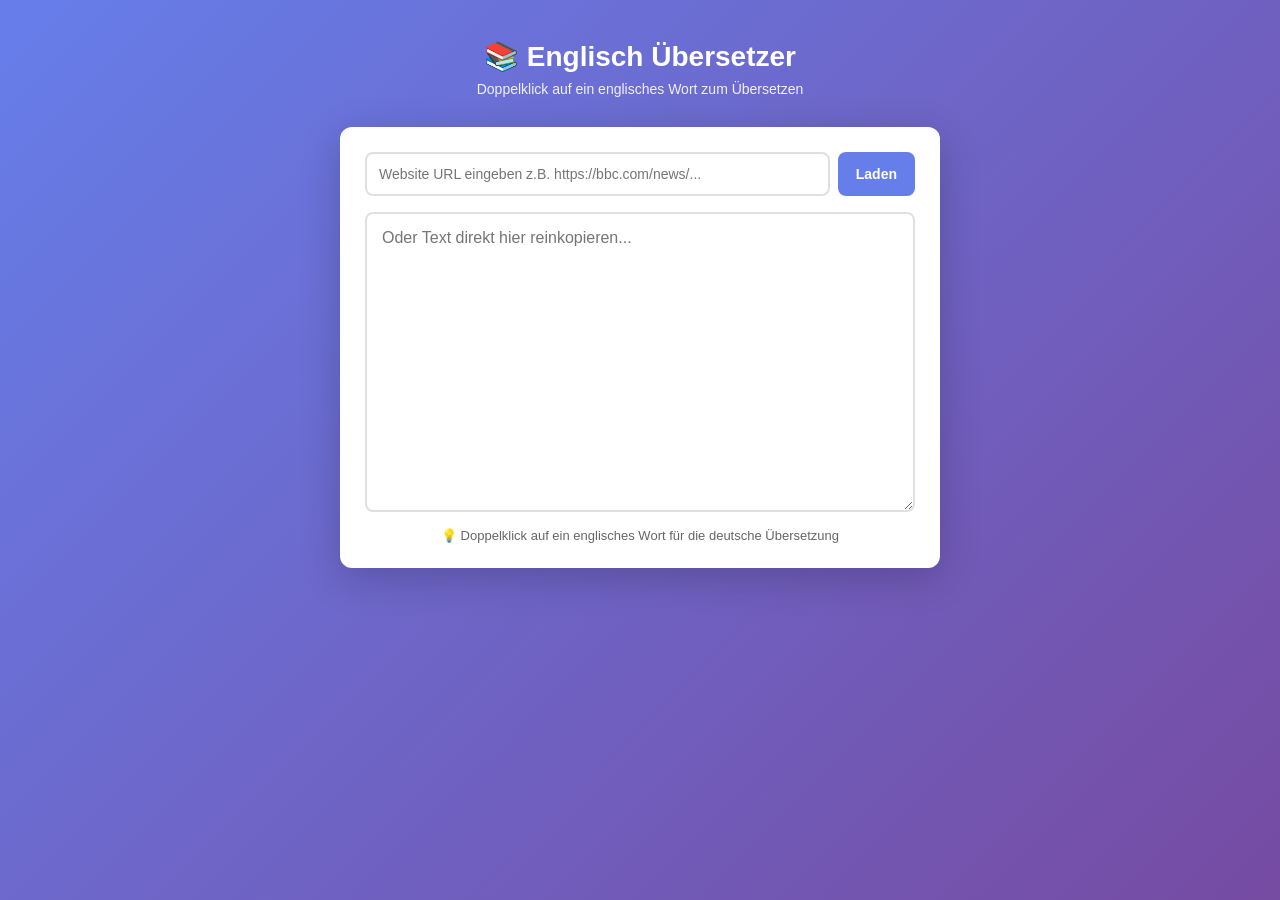
<file: index.html>
<!DOCTYPE html>
<html lang="de">
<head>
  <meta charset="UTF-8">
  <meta name="viewport" content="width=device-width, initial-scale=1.0">
  <title>Englisch Übersetzer</title>
  <style>
    * { margin: 0; padding: 0; box-sizing: border-box; }
    body { font-family: -apple-system, BlinkMacSystemFont, 'Segoe UI', Roboto, sans-serif; background: linear-gradient(135deg, #667eea 0%, #764ba2 100%); min-height: 100vh; padding: 20px; }
    .container { max-width: 600px; margin: 0 auto; }
    header { text-align: center; color: white; margin-bottom: 30px; margin-top: 20px; }
    header h1 { font-size: 28px; margin-bottom: 8px; }
    header p { font-size: 14px; opacity: 0.9; }
    .card { background: white; border-radius: 12px; padding: 25px; box-shadow: 0 10px 40px rgba(0,0,0,0.2); }
    textarea { width: 100%; min-height: 300px; padding: 15px; border: 2px solid #e0e0e0; border-radius: 8px; font-size: 16px; font-family: inherit; resize: vertical; }
    .url-row { display: flex; gap: 8px; margin-bottom: 16px; }
    .url-row input { flex: 1; padding: 12px; border: 2px solid #e0e0e0; border-radius: 8px; font-size: 14px; font-family: inherit; }
    .url-row input:focus { outline: none; border-color: #667eea; }
    .load-btn { background: #667eea; color: white; border: none; border-radius: 8px; padding: 12px 18px; font-size: 14px; font-weight: 600; cursor: pointer; white-space: nowrap; }
    .load-btn:hover { background: #764ba2; }
    .load-btn:disabled { background: #bbb; cursor: not-allowed; }
    .hint { margin-top: 12px; font-size: 13px; color: #666; text-align: center; }
    .popup { position: fixed; background: white; border: 1px solid #e0e0e0; border-radius: 8px; box-shadow: 0 4px 16px rgba(0,0,0,0.15); z-index: 9999; min-width: 250px; max-width: 300px; }
    .popup-header { display: flex; justify-content: space-between; align-items: center; padding: 12px; border-bottom: 1px solid #e0e0e0; }
    .popup-header strong { font-size: 14px; color: #333; }
    .close-btn { background: none; border: none; font-size: 20px; cursor: pointer; color: #999; }
    .popup-translation { padding: 12px; font-size: 14px; color: #666; background: #f9f9f9; line-height: 1.5; }
    .message { position: fixed; bottom: 20px; left: 20px; right: 20px; background: #4CAF50; color: white; padding: 12px; border-radius: 6px; text-align: center; z-index: 10000; }
  </style>
</head>
<body>
  <div class="container">
    <header>
      <h1>📚 Englisch Übersetzer</h1>
      <p>Doppelklick auf ein englisches Wort zum Übersetzen</p>
    </header>
    <div class="card">
      <div class="url-row">
        <input id="urlInput" type="url" placeholder="Website URL eingeben z.B. https://bbc.com/news/..." />
        <button class="load-btn" id="loadBtn">Laden</button>
      </div>
      <textarea id="textArea" placeholder="Oder Text direkt hier reinkopieren..."></textarea>
      <div class="hint">💡 Doppelklick auf ein englisches Wort für die deutsche Übersetzung</div>
    </div>
  </div>
  <script>
    const textArea = document.getElementById('textArea');
    const urlInput = document.getElementById('urlInput');
    const loadBtn = document.getElementById('loadBtn');

    loadBtn.addEventListener('click', async () => {
      const url = urlInput.value.trim();
      if (!url) return;
      loadBtn.disabled = true;
      loadBtn.textContent = 'Lädt...';

      const proxies = [
        `https://api.allorigins.win/get?url=${encodeURIComponent(url)}`,
        `https://api.codetabs.com/v1/proxy?quest=${encodeURIComponent(url)}`,
      ];

      let loaded = false;
      for (const proxyUrl of proxies) {
        try {
          const response = await fetch(proxyUrl);
          if (!response.ok) continue;
          const data = await response.json();
          const html = data.contents || data;
          if (!html) continue;
          const parser = new DOMParser();
          const doc = parser.parseFromString(html, 'text/html');
          ['script','style','nav','header','footer','aside'].forEach(tag => {
            doc.querySelectorAll(tag).forEach(el => el.remove());
          });
          const text = (doc.body?.innerText || doc.body?.textContent || '').replace(/\n{3,}/g, '\n\n').trim();
          if (!text) continue;
          textArea.value = text;
          showMessage('✅ Website geladen!');
          loaded = true;
          break;
        } catch (err) { continue; }
      }

      if (!loaded) showMessage('❌ Diese Website blockiert das Laden. Bitte Text manuell kopieren.');
      loadBtn.disabled = false;
      loadBtn.textContent = 'Laden';
    });

    urlInput.addEventListener('keydown', (e) => { if (e.key === 'Enter') loadBtn.click(); });

    textArea.addEventListener('dblclick', (event) => {
      const selectedText = window.getSelection().toString().trim();
      if (!selectedText || selectedText.length < 2) return;
      const word = selectedText.split(/\s+/)[0];
      translateWord(word, event.clientX, event.clientY);
    });

    async function translateWord(word, x, y) {
      try {
        const response = await fetch(`https://api.mymemory.translated.net/get?q=${encodeURIComponent(word)}&langpair=en|de`);
        const data = await response.json();
        showPopup(word, data.responseData.translatedText, x, y);
      } catch (error) { showMessage('Fehler beim Übersetzen'); }
    }

    function showPopup(word, translation, x, y) {
      document.querySelector('.popup')?.remove();
      const popup = document.createElement('div');
      popup.className = 'popup';
      popup.innerHTML = `<div class="popup-header"><strong>${word}</strong><button class="close-btn">×</button></div><div class="popup-translation">${translation}</div>`;
      document.body.appendChild(popup);
      let px = Math.min(x, window.innerWidth - 310);
      popup.style.left = Math.max(px, 10) + 'px';
      popup.style.top = (y + 20) + 'px';
      popup.querySelector('.close-btn').addEventListener('click', () => popup.remove());
      setTimeout(() => popup.remove(), 5000);
      document.addEventListener('click', (e) => { if (!popup.contains(e.target)) popup.remove(); }, { once: true });
    }

    function showMessage(text) {
      const msg = document.createElement('div');
      msg.className = 'message';
      msg.textContent = text;
      document.body.appendChild(msg);
      setTimeout(() => msg.remove(), 3000);
    }
  </script>
</body>
</html>
</file>
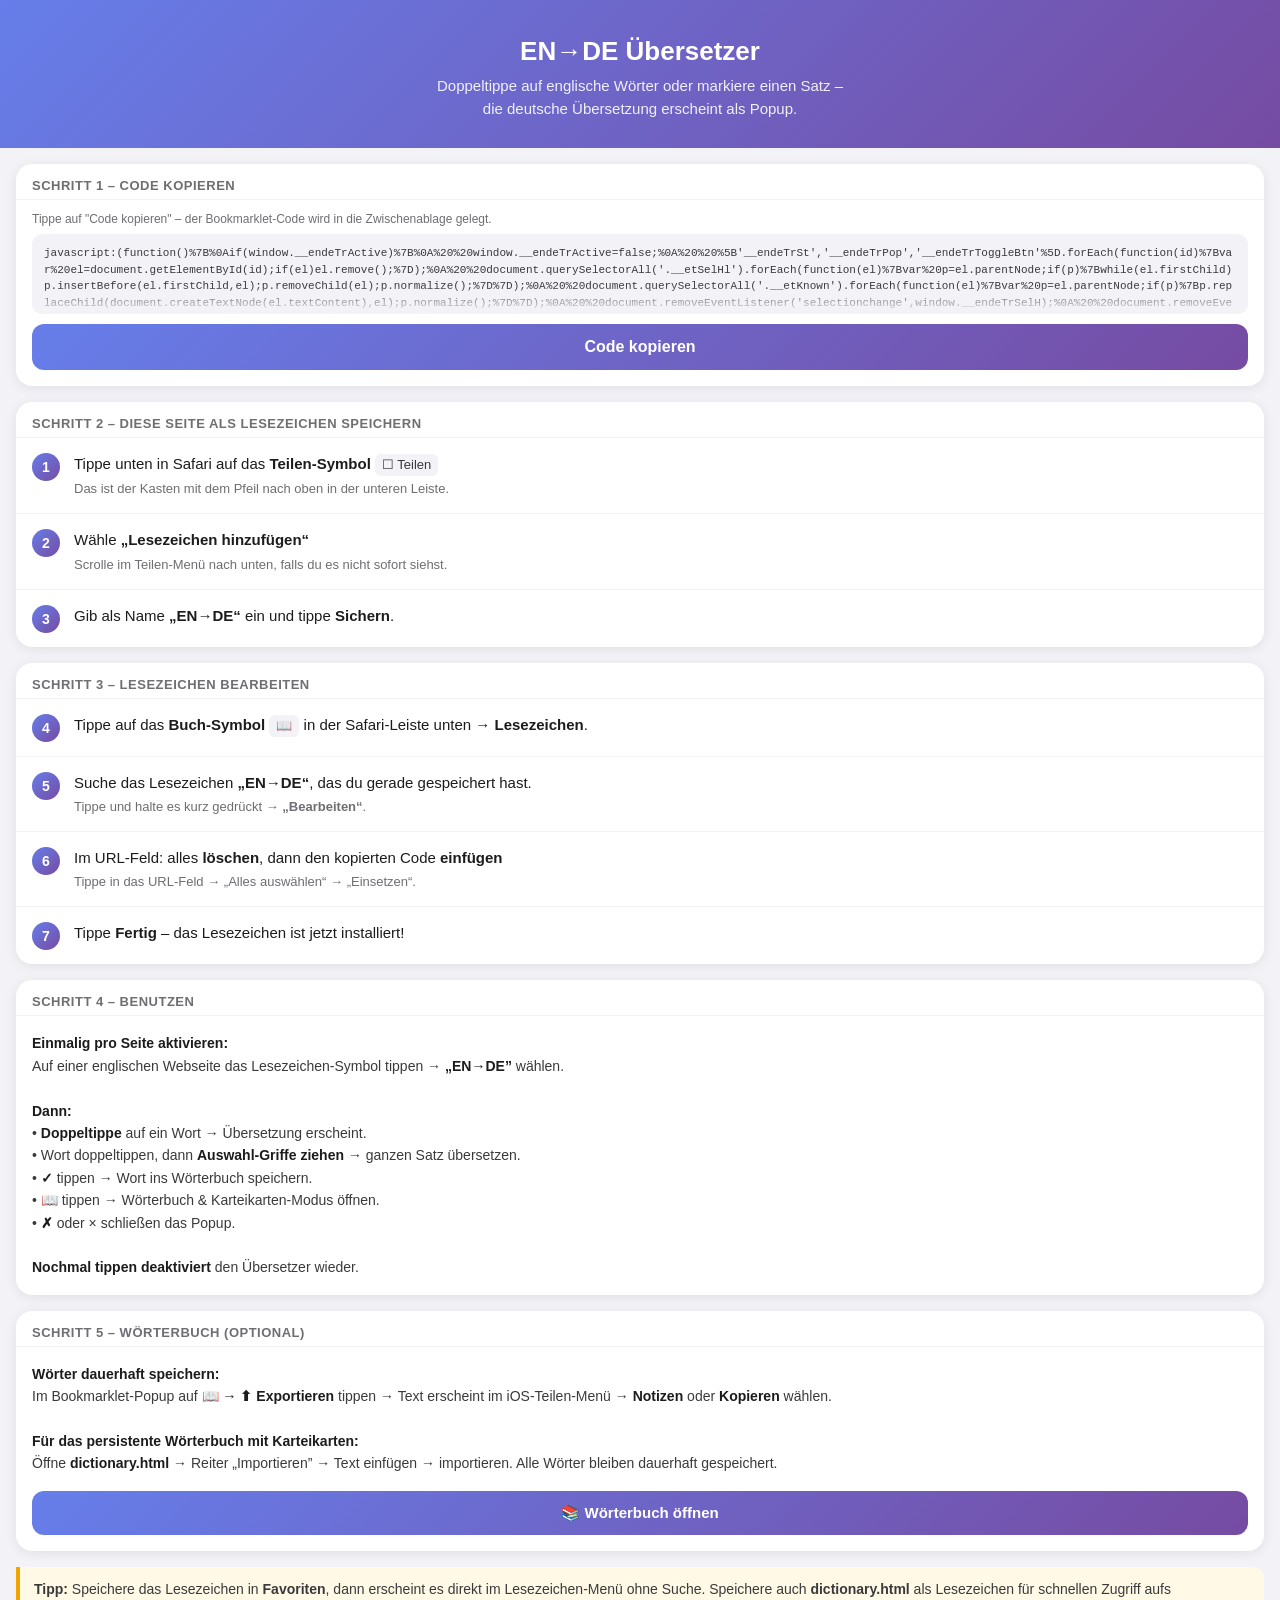
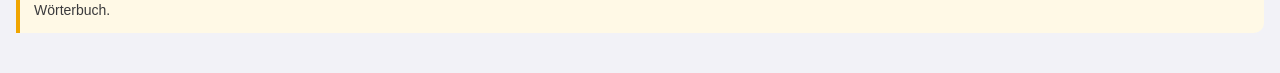
<file: bookmarklet.html>
<!DOCTYPE html>
<html lang="de">
<head>
  <meta charset="UTF-8">
  <meta name="viewport" content="width=device-width, initial-scale=1.0">
  <title>EN→DE Übersetzer – Installation</title>
  <style>
    *, *::before, *::after { box-sizing: border-box; margin: 0; padding: 0; }
    body {
      font-family: -apple-system, BlinkMacSystemFont, "Segoe UI", Roboto, sans-serif;
      background: #f2f2f7;
      color: #1c1c1e;
      min-height: 100vh;
      padding: 0 0 40px;
    }
    .hero {
      background: linear-gradient(135deg, #667eea 0%, #764ba2 100%);
      color: white;
      padding: 36px 20px 28px;
      text-align: center;
    }
    .hero h1 { font-size: 26px; font-weight: 700; margin-bottom: 8px; }
    .hero p  { font-size: 15px; opacity: 0.9; line-height: 1.5; }

    .card {
      background: white;
      border-radius: 16px;
      margin: 16px 16px 0;
      overflow: hidden;
      box-shadow: 0 2px 12px rgba(0,0,0,0.08);
    }
    .card-title {
      font-size: 13px;
      font-weight: 600;
      color: #6e6e73;
      text-transform: uppercase;
      letter-spacing: .5px;
      padding: 14px 16px 6px;
    }

    /* Step rows */
    .step {
      display: flex;
      align-items: flex-start;
      gap: 14px;
      padding: 14px 16px;
      border-top: 1px solid #f2f2f7;
    }
    .step:first-of-type { border-top: none; }
    .step-num {
      min-width: 28px; height: 28px;
      background: linear-gradient(135deg, #667eea, #764ba2);
      color: white;
      border-radius: 50%;
      font-weight: 700;
      font-size: 14px;
      display: flex; align-items: center; justify-content: center;
      flex-shrink: 0;
      margin-top: 1px;
    }
    .step-text { font-size: 15px; line-height: 1.55; color: #1c1c1e; }
    .step-text strong { font-weight: 600; }
    .step-text .sub {
      display: block;
      font-size: 13px;
      color: #6e6e73;
      margin-top: 3px;
    }
    .badge {
      display: inline-block;
      background: #f2f2f7;
      border-radius: 6px;
      padding: 1px 7px;
      font-size: 13px;
      font-weight: 500;
      color: #3a3a3c;
      white-space: nowrap;
    }

    /* Copy code box */
    .code-area {
      padding: 12px 16px 16px;
      border-top: 1px solid #f2f2f7;
    }
    .code-label {
      font-size: 12px;
      color: #6e6e73;
      margin-bottom: 8px;
    }
    .code-box {
      background: #f2f2f7;
      border-radius: 10px;
      padding: 11px 12px;
      font-family: ui-monospace, "SF Mono", Menlo, monospace;
      font-size: 11px;
      color: #3a3a3c;
      word-break: break-all;
      line-height: 1.5;
      max-height: 80px;
      overflow: hidden;
      position: relative;
      cursor: pointer;
      -webkit-user-select: all;
      user-select: all;
    }
    .code-box::after {
      content: "";
      position: absolute;
      bottom: 0; left: 0; right: 0;
      height: 28px;
      background: linear-gradient(transparent, #f2f2f7);
      border-radius: 0 0 10px 10px;
      pointer-events: none;
    }
    .copy-btn {
      width: 100%;
      margin-top: 10px;
      background: linear-gradient(135deg, #667eea, #764ba2);
      color: white;
      border: none;
      border-radius: 12px;
      padding: 14px;
      font-size: 16px;
      font-weight: 600;
      cursor: pointer;
      transition: opacity 0.15s;
    }
    .copy-btn:active { opacity: 0.8; }

    /* Toast */
    #toast {
      position: fixed;
      bottom: 28px;
      left: 50%;
      transform: translateX(-50%) translateY(80px);
      background: #1c1c1e;
      color: white;
      padding: 11px 24px;
      border-radius: 20px;
      font-size: 15px;
      font-weight: 500;
      white-space: nowrap;
      z-index: 9999;
      transition: transform 0.25s ease, opacity 0.25s ease;
      opacity: 0;
      pointer-events: none;
    }
    #toast.show {
      transform: translateX(-50%) translateY(0);
      opacity: 1;
    }

    /* Demo box */
    .demo {
      padding: 16px;
      border-top: 1px solid #f2f2f7;
      font-size: 14px;
      color: #3a3a3c;
      line-height: 1.6;
    }
    .demo strong { font-weight: 600; color: #1c1c1e; }

    .tip {
      margin: 16px 16px 0;
      background: #fff9e6;
      border-left: 4px solid #f0a500;
      border-radius: 0 10px 10px 0;
      padding: 12px 14px;
      font-size: 14px;
      color: #3a3a3c;
      line-height: 1.5;
    }
  </style>
</head>
<body>

<div class="hero">
  <h1>EN→DE Übersetzer</h1>
  <p>Doppeltippe auf englische Wörter oder markiere einen Satz –<br>die deutsche Übersetzung erscheint als Popup.</p>
</div>

<!-- Step 1: Copy code -->
<div class="card">
  <div class="card-title">Schritt 1 – Code kopieren</div>
  <div class="code-area">
    <div class="code-label">Tippe auf "Code kopieren" – der Bookmarklet-Code wird in die Zwischenablage gelegt.</div>
    <div class="code-box" id="codeBox">javascript:(function()%7B%0Aif(window.__endeTrActive)%7B%0A%20%20window.__endeTrActive=false;%0A%20%20%5B'__endeTrSt','__endeTrPop','__endeTrToggleBtn'%5D.forEach(function(id)%7Bvar%20el=document.getElementById(id);if(el)el.remove();%7D);%0A%20%20document.querySelectorAll('.__etSelHl').forEach(function(el)%7Bvar%20p=el.parentNode;if(p)%7Bwhile(el.firstChild)p.insertBefore(el.firstChild,el);p.removeChild(el);p.normalize();%7D%7D);%0A%20%20document.querySelectorAll('.__etKnown').forEach(function(el)%7Bvar%20p=el.parentNode;if(p)%7Bp.replaceChild(document.createTextNode(el.textContent),el);p.normalize();%7D%7D);%0A%20%20document.removeEventListener('selectionchange',window.__endeTrSelH);%0A%20%20document.removeEventListener('dblclick',window.__endeTrDblH);%0A%20%20delete%20window.__endeTrSelH;delete%20window.__endeTrDblH;%0A%20%20var%20t=document.createElement('div');t.style.cssText='position:fixed;bottom:24px;left:50%25;transform:translateX(-50%25);background:#764ba2;color:#fff;padding:10px%2022px;border-radius:20px;z-index:2147483647;font-family:sans-serif;font-size:14px;white-space:nowrap;box-shadow:0%204px%2016px%20rgba(0,0,0,.3)';t.textContent='EN%E2%86%92DE%20deaktiviert';document.body.appendChild(t);setTimeout(function()%7Bt.remove();%7D,2000);return;%0A%7D%0Awindow.__endeTrActive=true;%0Avar%20__dict=%5B%5D;var%20lastOrig='',lastTrans='',lastBaseForm='',lastBaseTrans='';var%20highlightVisible=true;var%20lastWordInfo=null;%0A//%20===%20Selection-highlight%20management%20(hides%20iOS%20native%20callout)%20===%0Avar%20__etSelMark=null;%0Afunction%20__etClearMark()%7B%0A%20%20if(__etSelMark)%7B%0A%20%20%20%20try%7B%0A%20%20%20%20%20%20var%20p=__etSelMark.parentNode;%0A%20%20%20%20%20%20if(p)%7Bwhile(__etSelMark.firstChild)p.insertBefore(__etSelMark.firstChild,__etSelMark);p.removeChild(__etSelMark);p.normalize();%7D%0A%20%20%20%20%7Dcatch(e)%7B%7D%0A%20%20%20%20__etSelMark=null;%0A%20%20%7D%0A%7D%0Afunction%20__etWrapRange(range)%7B%0A%20%20if(!range%7C%7Crange.collapsed)return;%0A%20%20//%20Only%20attempt%20surroundContents%20%E2%80%93%20it%20fails%20atomically%20(no%20DOM%20change)%0A%20%20//%20if%20the%20range%20crosses%20element%20boundaries,%20which%20is%20safe.%0A%20%20try%7B%0A%20%20%20%20var%20span=document.createElement('mark');span.className='__etSelHl';%0A%20%20%20%20range.surroundContents(span);__etSelMark=span;%0A%20%20%7Dcatch(e)%7B__etSelMark=null;%7D%0A%7D%0A%0A%0A//%20Load%20dict%20from%20github.io%20via%20iframe%0Afunction%20loadDictFromStorage(cb)%7B%0A%20%20var%20iframe=document.createElement('iframe');%0A%20%20iframe.src='https://onkeldeno.github.io/translator/dictionary.html';%0A%20%20iframe.style.cssText='position:fixed;top:-9999px;left:-9999px;width:1px;height:1px;opacity:0;pointer-events:none';%0A%20%20var%20done=false;%0A%20%20function%20finish(dict)%7B%0A%20%20%20%20if(done)return;done=true;%0A%20%20%20%20window.removeEventListener('message',onMsg);%0A%20%20%20%20iframe.remove();%0A%20%20%20%20if(dict&&dict.length)__dict=dict;%0A%20%20%20%20cb();%0A%20%20%7D%0A%20%20function%20onMsg(e)%7B%0A%20%20%20%20if(e.origin!=='https://onkeldeno.github.io')return;%0A%20%20%20%20if(e.data&&e.data.type==='endeTrDict')finish(e.data.dict%7C%7C%5B%5D);%0A%20%20%7D%0A%20%20window.addEventListener('message',onMsg);%0A%20%20iframe.onload=function()%7BsetTimeout(function()%7Btry%7Biframe.contentWindow.postMessage(%7Btype:'getDict'%7D,'https://onkeldeno.github.io');%7Dcatch(e)%7B%7D%7D,300);%7D;%0A%20%20setTimeout(function()%7Bfinish(%5B%5D);%7D,4000);%0A%20%20document.body.appendChild(iframe);%0A%7D%0A%0A//%20Styles%0Avar%20css='#__endeTrPop%7Bdisplay:none;position:fixed;z-index:2147483647;left:12px;right:12px;bottom:28px;background:#fff;color:#1a1a1a;border:1px%20solid%20rgba(0,0,0,.12);border-radius:16px;box-shadow:0%208px%2032px%20rgba(0,0,0,.28);font-family:-apple-system,BlinkMacSystemFont,sans-serif;font-size:15px;line-height:1.45;overflow:hidden%7D'%0A+'#__endeTrPop.__etVis%7Bdisplay:block;animation:__etIn%20150ms%20ease-out%7D'%0A+'#__endeTrPop.__etDict%7Bmax-height:72vh%7D'%0A+'@keyframes%20__etIn%7Bfrom%7Bopacity:0;transform:translateY(10px)%7Dto%7Bopacity:1;transform:translateY(0)%7D%7D'%0A+'#__endeTrPop%20.__etH%7Bdisplay:flex;align-items:center;justify-content:space-between;gap:8px;padding:10px%2014px;background:linear-gradient(135deg,#667eea,#764ba2);color:#fff%7D'%0A+'#__endeTrPop%20.__etT%7Bfont-weight:600;font-size:14px;overflow:hidden;text-overflow:ellipsis;white-space:nowrap;flex:1%7D'%0A+'#__endeTrPop%20.__etC%7Bbackground:rgba(255,255,255,.18);color:#fff;border:none;width:28px;height:28px;border-radius:50%25;font-size:20px;cursor:pointer;display:flex;align-items:center;justify-content:center;padding:0;flex-shrink:0%7D'%0A+'#__endeTrPop%20.__etC:active%7Bbackground:rgba(255,255,255,.35)%7D'%0A+'#__endeTrPop%20.__etB%7Bpadding:12px%2014px;font-size:16px;white-space:pre-wrap;word-wrap:break-word%7D'%0A+'.__etBTable%7Bpadding:8px%2014px%2010px%7D'%0A+'.__etWordRow%7Bdisplay:flex;gap:6px;align-items:flex-start;padding:5px%200;border-bottom:1px%20solid%20#f0f0f0%7D'%0A+'.__etWordRow:last-child%7Bborder-bottom:none%7D'%0A+'.__etWordEn%7Bflex:0%200%20auto;font-weight:600;color:#1a1a1a;font-size:14px;display:flex;align-items:center;gap:4px;flex-wrap:wrap;min-width:90px%7D'%0A+'.__etWordDe%7Bflex:1;color:#555;font-size:14px%7D'%0A+'.__etWordTag%7Bfont-size:10px;color:#888;background:#f0f0f0;border-radius:4px;padding:1px%205px%7D'%0A+'.__etExBox%7Bpadding:10px%2014px;background:#f8f8ff;border-top:1px%20solid%20#eeeeff;font-size:13px;display:none%7D'%0A+'.__etExBox.__etExVis%7Bdisplay:block%7D'%0A+'.__etExEn%7Bcolor:#555;margin-bottom:4px;font-style:italic%7D'%0A+'.__etExDe%7Bcolor:#667eea;font-weight:500;margin-bottom:8px%7D'%0A+'.__etExBlock%7Bmargin-bottom:6px%7D'%0A+'.__etExBlock:last-child%7Bmargin-bottom:0%7D'%0A+'.__etMeanings%7Bpadding:8px%200%204px;border-top:1px%20dashed%20#eee;margin-top:4px%7D'%0A+'.__etMeaningsTitle%7Bfont-size:11px;font-weight:600;color:#888;text-transform:uppercase;letter-spacing:.4px;margin-bottom:4px%7D'%0A+'.__etMeaningsList%7Bfont-size:13px;color:#444;line-height:1.5%7D'%0A+'.__etMeaningItem%7Bpadding:2px%200;display:flex;gap:6px%7D'%0A+'.__etMeaningPos%7Bcolor:#888;font-style:italic;font-size:11px;text-transform:lowercase;flex-shrink:0;padding-top:2px;min-width:30px%7D'%0A+'.__etMeaningDe%7Bflex:1%7D'%0A+'#__endeTrPop%5Bdata-state=error%5D%20.__etB%7Bcolor:#b00020%7D'%0A+'.__etSpin%7Bdisplay:inline-block;width:13px;height:13px;border:2px%20solid%20rgba(0,0,0,.18);border-top-color:#667eea;border-radius:50%25;vertical-align:-3px;margin-right:7px;animation:__etSpinA%20.7s%20linear%20infinite%7D'%0A+'@keyframes%20__etSpinA%7Bto%7Btransform:rotate(360deg)%7D%7D'%0A+'#__endeTrPop%20.__etF%7Bdisplay:flex;align-items:center;justify-content:space-between;padding:8px%2010px;border-top:1px%20solid%20#f0f0f0;gap:5px%7D'%0A+'.__etBtnX%7Bflex:1;padding:10px%202px;border:none;border-radius:10px;font-size:20px;cursor:pointer;background:#fff0f0;color:#cc0000%7D'%0A+'.__etBtnX:active%7Bbackground:#ffd5d5%7D'%0A+'.__etBtnOk%7Bflex:1;padding:10px%202px;border:none;border-radius:10px;font-size:20px;cursor:pointer;background:#f0fff4;color:#009900%7D'%0A+'.__etBtnOk:active%7Bbackground:#c3f0d0%7D'%0A+'.__etBtnOk:disabled%7Bopacity:.3;cursor:default%7D'%0A+'.__etBtnD%7Bflex:1;padding:10px%202px;border:none;border-radius:10px;font-size:16px;cursor:pointer;background:#f0f0ff;color:#667eea;font-weight:600%7D'%0A+'.__etBtnD:active%7Bbackground:#d8d8ff%7D'%0A+'.__etBtnSpeak%7Bflex:1;padding:10px%202px;border:none;border-radius:10px;font-size:20px;cursor:pointer;background:#e8f0fe;color:#667eea%7D'%0A+'.__etBtnSpeak:active%7Bbackground:#c5d0f5%7D'%0A+'.__etBtnSpeak:disabled%7Bopacity:.3;cursor:default%7D'%0A+'.__etBtnEx%7Bflex:1;padding:8px%202px;border:none;border-radius:10px;font-size:11px;font-weight:700;cursor:pointer;background:#fff9e6;color:#b07800;letter-spacing:.3px%7D'%0A+'.__etBtnEx:active%7Bbackground:#ffedb0%7D'%0A+'.__etBtnEx:disabled%7Bopacity:.3;cursor:default%7D'%0A+'.__etFMsg%7Bfont-size:12px;color:#009900;text-align:center;padding:2px%2012px%206px;display:none%7D'%0A+'#__endeTrDictPanel%7Bdisplay:none;overflow-y:auto;max-height:calc(72vh%20-%2052px)%7D'%0A+'#__endeTrDictPanel.__etVis2%7Bdisplay:flex;flex-direction:column%7D'%0A+'.__etDictTabs%7Bdisplay:flex;border-bottom:1px%20solid%20#f0f0f0;background:#fafafa;flex-shrink:0%7D'%0A+'.__etDictTab%7Bflex:1;padding:10px%204px;border:none;background:transparent;font-size:13px;font-weight:600;color:#999;cursor:pointer;border-bottom:3px%20solid%20transparent%7D'%0A+'.__etDictTab.__etTabAct%7Bcolor:#667eea;border-bottom-color:#667eea%7D'%0A+'.__etDictScroll%7Boverflow-y:auto;flex:1%7D'%0A+'.__etDictList%7Bpadding:4px%200%7D'%0A+'.__etDictRow%7Bdisplay:flex;align-items:center;gap:8px;padding:9px%2014px;border-bottom:1px%20solid%20#f5f5f5;font-size:14px%7D'%0A+'.__etDictNum%7Bmin-width:22px;color:#bbb;font-size:12px;flex-shrink:0%7D'%0A+'.__etDictEn%7Bflex:1;font-weight:500;color:#1a1a1a;word-break:break-word%7D'%0A+'.__etDictDe%7Bflex:1;color:#555;word-break:break-word%7D'%0A+'.__etDictEmpty%7Bpadding:28px%2016px;text-align:center;color:#bbb;font-size:14px%7D'%0A+'.__etDictActions%7Bdisplay:flex;gap:8px;padding:10px%2012px;border-top:1px%20solid%20#f0f0f0;background:#fafafa;flex-shrink:0%7D'%0A+'.__etActBtn%7Bflex:1;padding:9px%206px;border:none;border-radius:10px;font-size:13px;font-weight:600;cursor:pointer;background:linear-gradient(135deg,#667eea,#764ba2);color:#fff%7D'%0A+'.__etActBtn:active%7Bopacity:.8%7D'%0A+'.__etFlash%7Bpadding:20px%2016px;text-align:center%7D'%0A+'.__etFlashProg%7Bfont-size:12px;color:#bbb;margin-bottom:6px%7D'%0A+'.__etFlashSub%7Bfont-size:12px;color:#aaa;margin-bottom:10px%7D'%0A+'.__etFlashQ%7Bfont-size:19px;font-weight:600;color:#1a1a1a;margin-bottom:8px;line-height:1.3%7D'%0A+'.__etFlashA%7Bfont-size:17px;color:#667eea;font-weight:600;min-height:26px;margin-bottom:14px%7D'%0A+'.__etFlashRevBtn%7Bwidth:100%25;padding:12px;border:none;border-radius:12px;font-size:15px;font-weight:600;cursor:pointer;background:linear-gradient(135deg,#667eea,#764ba2);color:#fff;margin-bottom:10px%7D'%0A+'.__etFlashBtns%7Bdisplay:flex;gap:10px%7D'%0A+'.__etFlashOk%7Bflex:1;padding:11px;border:none;border-radius:12px;font-size:14px;font-weight:600;cursor:pointer;background:#f0fff4;color:#009900%7D'%0A+'.__etFlashNo%7Bflex:1;padding:11px;border:none;border-radius:12px;font-size:14px;font-weight:600;cursor:pointer;background:#fff0f0;color:#cc0000%7D'%0A+'.__etFlashResult%7Bfont-size:16px;color:#1a1a1a;padding:12px%200%2016px%7D'%0A+'.__etKnown%7Bbackground:rgba(255,210,0,0.38);border-radius:2px;cursor:pointer;padding:0%201px;transition:background%20.2s%7D'%0A+'.__etKnown.__etHlHidden%7Bbackground:transparent!important%7D'%0A+'#__endeTrToggleBtn%7Bposition:fixed;bottom:80px;right:14px;z-index:2147483646;background:linear-gradient(135deg,#667eea,#764ba2);color:#fff;border:none;border-radius:50%25;width:38px;height:38px;font-size:17px;cursor:pointer;box-shadow:0%203px%2012px%20rgba(0,0,0,.35);display:flex;align-items:center;justify-content:center%7D'%0A+'.__etSelHl%7Bbackground:rgba(255,210,0,0.45);border-radius:2px;padding:0%201px%7D'%0A+'#__endeTrToggleBtn.__etHlOff%7Bbackground:#aaa%7D';%0A%0Avar%20st=document.createElement('style');st.id='__endeTrSt';st.textContent=css;document.head.appendChild(st);%0A%0A//%20Build%20popup%0Avar%20pop=document.createElement('div');pop.id='__endeTrPop';%0Avar%20hdr=document.createElement('div');hdr.className='__etH';%0Avar%20tit=document.createElement('span');tit.className='__etT';%0Avar%20cls=document.createElement('button');cls.className='__etC';cls.textContent='%5Cxd7';%0Acls.addEventListener('click',function(e)%7Be.stopPropagation();remPop();%7D);%0Ahdr.appendChild(tit);hdr.appendChild(cls);%0A%0Avar%20body=document.createElement('div');body.className='__etB';%0Avar%20bodyTable=document.createElement('div');bodyTable.className='__etBTable';bodyTable.style.display='none';%0Avar%20exBox=document.createElement('div');exBox.className='__etExBox';%0A%0Avar%20footer=document.createElement('div');footer.className='__etF';%0Avar%20btnX=document.createElement('button');btnX.className='__etBtnX';btnX.textContent='%E2%9C%97';%0Avar%20btnSpeak=document.createElement('button');btnSpeak.className='__etBtnSpeak';btnSpeak.textContent='%F0%9F%94%8A';btnSpeak.disabled=true;%0Avar%20btnEx=document.createElement('button');btnEx.className='__etBtnEx';btnEx.textContent='Beispiel';btnEx.disabled=true;%0Avar%20btnD=document.createElement('button');btnD.className='__etBtnD';btnD.textContent='%F0%9F%93%96';%0Avar%20btnOk=document.createElement('button');btnOk.className='__etBtnOk';btnOk.textContent='%E2%9C%93';btnOk.disabled=true;%0A%0AbtnX.addEventListener('click',function(e)%7Be.stopPropagation();remPop();%7D);%0AbtnSpeak.addEventListener('click',function(e)%7Be.stopPropagation();speakWord(lastBaseForm%7C%7ClastOrig);%7D);%0AbtnEx.addEventListener('click',function(e)%7Be.stopPropagation();exBox.classList.toggle('__etExVis');%7D);%0AbtnD.addEventListener('click',function(e)%7Be.stopPropagation();showDictPanel();%7D);%0AbtnOk.addEventListener('click',function(e)%7Be.stopPropagation();saveEntry();%7D);%0Afooter.appendChild(btnX);footer.appendChild(btnSpeak);footer.appendChild(btnEx);footer.appendChild(btnD);footer.appendChild(btnOk);%0A%0Avar%20footerMsg=document.createElement('div');footerMsg.className='__etFMsg';%0A%0A//%20Dict%20panel%0Avar%20dictPanel=document.createElement('div');dictPanel.id='__endeTrDictPanel';%0Avar%20tabs=document.createElement('div');tabs.className='__etDictTabs';%0Avar%20tabList=document.createElement('button');tabList.className='__etDictTab%20__etTabAct';tabList.textContent='W%5Cxf6rterbuch';%0Avar%20tabFlash=document.createElement('button');tabFlash.className='__etDictTab';tabFlash.textContent='Karteikarten';%0Atabs.appendChild(tabList);tabs.appendChild(tabFlash);%0Avar%20dictScroll=document.createElement('div');dictScroll.className='__etDictScroll';%0Avar%20dictListDiv=document.createElement('div');dictListDiv.className='__etDictList';%0AdictScroll.appendChild(dictListDiv);%0Avar%20flashDiv=document.createElement('div');flashDiv.style.display='none';%0Avar%20dictActions=document.createElement('div');dictActions.className='__etDictActions';%0Avar%20btnBack=document.createElement('button');btnBack.className='__etActBtn';btnBack.textContent='%E2%86%90%20%5Cxdcbersetzer';%0Avar%20btnExport=document.createElement('button');btnExport.className='__etActBtn';btnExport.textContent='%E2%AC%86%20Exportieren';%0AbtnBack.addEventListener('click',function(e)%7Be.stopPropagation();showTransPanel();%7D);%0AbtnExport.addEventListener('click',function(e)%7Be.stopPropagation();exportDict();%7D);%0AdictActions.appendChild(btnBack);dictActions.appendChild(btnExport);%0AdictPanel.appendChild(tabs);dictPanel.appendChild(dictScroll);dictPanel.appendChild(flashDiv);dictPanel.appendChild(dictActions);%0A%0AtabList.addEventListener('click',function(e)%7Be.stopPropagation();tabList.classList.add('__etTabAct');tabFlash.classList.remove('__etTabAct');dictScroll.style.display='';flashDiv.style.display='none';renderDictList();%7D);%0AtabFlash.addEventListener('click',function(e)%7Be.stopPropagation();tabFlash.classList.add('__etTabAct');tabList.classList.remove('__etTabAct');dictScroll.style.display='none';flashDiv.style.display='';startFlashcards();%7D);%0A%0Apop.appendChild(hdr);pop.appendChild(body);pop.appendChild(bodyTable);pop.appendChild(exBox);pop.appendChild(footer);pop.appendChild(footerMsg);pop.appendChild(dictPanel);%0Apop.addEventListener('touchstart',function(e)%7Be.stopPropagation();%7D,%7Bpassive:true%7D);%0Adocument.body.appendChild(pop);%0A%0A//%20Highlight%20toggle%20button%0Avar%20toggleBtn=document.createElement('button');toggleBtn.id='__endeTrToggleBtn';toggleBtn.textContent='%F0%9F%91%81';toggleBtn.title='Bekannte%20W%5Cxf6rter%20ein/ausblenden';%0AtoggleBtn.addEventListener('click',function(e)%7Be.stopPropagation();toggleHighlights();%7D);%0Adocument.body.appendChild(toggleBtn);%0A%0A//%20Activation%20toast%0Avar%20toast2=document.createElement('div');%0Atoast2.style.cssText='position:fixed;top:24px;left:50%25;transform:translateX(-50%25);background:linear-gradient(135deg,#667eea,#764ba2);color:#fff;padding:10px%2022px;border-radius:20px;z-index:2147483647;font-family:sans-serif;font-size:14px;white-space:nowrap;box-shadow:0%204px%2016px%20rgba(0,0,0,.3)';%0Atoast2.textContent='EN%E2%86%92DE%20aktiv%20%E2%80%93%20Doppeltippe%20auf%20ein%20Wort';%0Adocument.body.appendChild(toast2);%0AsetTimeout(function()%7Btoast2.remove();%7D,2500);%0A%0A//%20Cache%0Avar%20cache=new%20Map();%0Afunction%20cGet(k)%7Bif(!cache.has(k))return%20null;var%20v=cache.get(k);cache.delete(k);cache.set(k,v);return%20v;%7D%0Afunction%20cSet(k,v)%7Bcache.set(k,v);if(cache.size%3E300)cache.delete(cache.keys().next().value);%7D%0A%0A//%20Translate%20via%20Google%0Afunction%20translate(text)%7B%0A%20%20var%20k='en%7Cde%7C'+text,hit=cGet(k);if(hit)return%20Promise.resolve(hit);%0A%20%20var%20url='https://translate.googleapis.com/translate_a/single?client=gtx&sl=en&tl=de&dt=t&q='+encodeURIComponent(text);%0A%20%20return%20fetch(url,%7Bheaders:%7BAccept:'application/json'%7D%7D)%0A%20%20%20%20.then(function(r)%7Bif(!r.ok)throw%20new%20Error('HTTP%20'+r.status);return%20r.json();%7D)%0A%20%20%20%20.then(function(d)%7B%0A%20%20%20%20%20%20var%20s=Array.isArray(d&&d%5B0%5D)?d%5B0%5D:%5B%5D;%0A%20%20%20%20%20%20var%20tr=s.map(function(x)%7Breturn%20Array.isArray(x)?x%5B0%5D:'';%7D).filter(Boolean).join('');%0A%20%20%20%20%20%20if(!tr)throw%20new%20Error('empty');%0A%20%20%20%20%20%20cSet(k,tr);return%20tr;%0A%20%20%20%20%7D);%0A%7D%0A%0A%0Avar%20__IRR=%7B'am':'be','are':'be','arisen':'arise','arises':'arise','arising':'arise','arose':'arise','ate':'eat','awakes':'awake','awaking':'awake','awoke':'awake','awoken':'awake','bearing':'bear','bears':'bear','became':'become','becomes':'become','becoming':'become','been':'be','began':'begin','beginning':'begin','begins':'begin','begun':'begin','being':'be','bending':'bend','bends':'bend','bent':'bend','bets':'bet','betting':'bet','binding':'bind','binds':'bind','bit':'bite','bites':'bite','biting':'bite','bitten':'bite','bled':'bleed','bleeding':'bleed','bleeds':'bleed','blew':'blow','blowing':'blow','blown':'blow','blows':'blow','bore':'bear','borne':'bear','bought':'buy','bound':'bind','breaking':'break','breaks':'break','bred':'breed','breeding':'breed','breeds':'breed','bringing':'bring','brings':'bring','broke':'break','broken':'break','brought':'bring','building':'build','builds':'build','built':'build','bursting':'burst','bursts':'burst','buying':'buy','buys':'buy','came':'come','casting':'cast','casts':'cast','catches':'catch','catching':'catch','caught':'catch','chooses':'choose','choosing':'choose','chose':'choose','chosen':'choose','clinging':'cling','clings':'cling','clung':'cling','comes':'come','coming':'come','costing':'cost','costs':'cost','creeping':'creep','creeps':'creep','crept':'creep','cuts':'cut','cutting':'cut','dealing':'deal','deals':'deal','dealt':'deal','did':'do','digging':'dig','digs':'dig','does':'do','doing':'do','done':'do','drank':'drink','drawing':'draw','drawn':'draw','draws':'draw','drew':'draw','drinking':'drink','drinks':'drink','driven':'drive','drives':'drive','driving':'drive','drove':'drive','drunk':'drink','dug':'dig','eaten':'eat','eating':'eat','eats':'eat','fallen':'fall','falling':'fall','falls':'fall','fed':'feed','feeding':'feed','feeds':'feed','feeling':'feel','feels':'feel','fell':'fall','felt':'feel','fighting':'fight','fights':'fight','finding':'find','finds':'find','fled':'flee','fleeing':'flee','flees':'flee','flew':'fly','flies':'fly','flinging':'fling','flings':'fling','flown':'fly','flung':'fling','flying':'fly','forbade':'forbid','forbidden':'forbid','forbidding':'forbid','forbids':'forbid','foresaw':'foresee','foreseeing':'foresee','foreseen':'foresee','foresees':'foresee','forgave':'forgive','forgets':'forget','forgetting':'forget','forgiven':'forgive','forgives':'forgive','forgiving':'forgive','forgot':'forget','forgotten':'forget','fought':'fight','found':'find','freezes':'freeze','freezing':'freeze','froze':'freeze','frozen':'freeze','gave':'give','gets':'get','getting':'get','given':'give','gives':'give','giving':'give','goes':'go','going':'go','gone':'go','got':'get','gotten':'get','grew':'grow','grinding':'grind','grinds':'grind','ground':'grind','growing':'grow','grown':'grow','grows':'grow','had':'have','hanging':'hang','hangs':'hang','has':'have','having':'have','heard':'hear','hearing':'hear','hears':'hear','held':'hold','hid':'hide','hidden':'hide','hides':'hide','hiding':'hide','hits':'hit','hitting':'hit','holding':'hold','holds':'hold','hung':'hang','hurting':'hurt','hurts':'hurt','is':'be','keeping':'keep','keeps':'keep','kept':'keep','knew':'know','knowing':'know','known':'know','knows':'know','laid':'lay','lain':'lie','lay':'lie','laying':'lay','lays':'lay','leading':'lead','leads':'lead','leaves':'leave','leaving':'leave','led':'lead','left':'leave','lending':'lend','lends':'lend','lent':'lend','lets':'let','letting':'let','lies':'lie','lighting':'light','lights':'light','lit':'light','loses':'lose','losing':'lose','lost':'lose','lying':'lie','made':'make','makes':'make','making':'make','meaning':'mean','means':'mean','meant':'mean','meeting':'meet','meets':'meet','met':'meet','mistaken':'mistake','mistakes':'mistake','mistaking':'mistake','mistook':'mistake','overcame':'overcome','overcomes':'overcome','overcoming':'overcome','paid':'pay','paying':'pay','pays':'pay','puts':'put','putting':'put','quits':'quit','quitting':'quit','ran':'run','rang':'ring','reading':'read','reads':'read','rebuilding':'rebuild','rebuilds':'rebuild','rebuilt':'rebuild','rewrites':'rewrite','rewriting':'rewrite','rewritten':'rewrite','rewrote':'rewrite','ridden':'ride','rides':'ride','riding':'ride','ringing':'ring','rings':'ring','risen':'rise','rises':'rise','rising':'rise','rode':'ride','rose':'rise','rung':'ring','running':'run','runs':'run','said':'say','sang':'sing','sat':'sit','saw':'see','saying':'say','says':'say','seeing':'see','seeking':'seek','seeks':'seek','seen':'see','sees':'see','sending':'send','sends':'send','sent':'send','sets':'set','setting':'set','shaken':'shake','shakes':'shake','shaking':'shake','shines':'shine','shining':'shine','shone':'shine','shook':'shake','shooting':'shoot','shoots':'shoot','shot':'shoot','showed':'show','showing':'show','shown':'show','shows':'show','shuts':'shut','shutting':'shut','singing':'sing','sings':'sing','sits':'sit','sitting':'sit','sleeping':'sleep','sleeps':'sleep','slept':'sleep','sought':'seek','speaking':'speak','speaks':'speak','sped':'speed','speeding':'speed','speeds':'speed','spending':'spend','spends':'spend','spent':'spend','spinning':'spin','spins':'spin','spoke':'speak','spoken':'speak','spreading':'spread','spreads':'spread','spun':'spin','standing':'stand','stands':'stand','stealing':'steal','steals':'steal','sticking':'stick','sticks':'stick','stinging':'sting','stings':'sting','stole':'steal','stolen':'steal','stood':'stand','stricken':'strike','strikes':'strike','striking':'strike','stringing':'string','strings':'string','struck':'strike','strung':'string','stuck':'stick','stung':'sting','sung':'sing','swam':'swim','swearing':'swear','swears':'swear','sweeping':'sweep','sweeps':'sweep','swept':'sweep','swimming':'swim','swims':'swim','swinging':'swing','swings':'swing','swore':'swear','sworn':'swear','swum':'swim','swung':'swing','taken':'take','takes':'take','taking':'take','taught':'teach','teaches':'teach','teaching':'teach','tearing':'tear','tears':'tear','telling':'tell','tells':'tell','thinking':'think','thinks':'think','thought':'think','threw':'throw','throwing':'throw','thrown':'throw','throws':'throw','told':'tell','took':'take','tore':'tear','torn':'tear','understanding':'understand','understands':'understand','understood':'understand','upheld':'uphold','upholding':'uphold','upholds':'uphold','wakes':'wake','waking':'wake','was':'be','wearing':'wear','wears':'wear','weeping':'weep','weeps':'weep','went':'go','wept':'weep','were':'be','winding':'wind','winds':'wind','winning':'win','wins':'win','withdrawing':'withdraw','withdrawn':'withdraw','withdraws':'withdraw','withdrew':'withdraw','woke':'wake','woken':'wake','won':'win','wore':'wear','worn':'wear','wound':'wind','writes':'write','writing':'write','written':'write','wrote':'write'%7D;%0A//%20Generate%20candidate%20base%20forms%20for%20an%20inflected%20English%20word.%0Afunction%20lemmaCandidates(word)%7B%0A%20%20var%20w=word.toLowerCase().trim();%0A%20%20if(__IRR%5Bw%5D)return%20%5B__IRR%5Bw%5D%5D;%0A%20%20var%20c=%5B%5D;%0A%20%20if(!/%5E%5Ba-z%5D+$/.test(w)%7C%7Cw.length%3C4)return%20%5Bw%5D;%0A%20%20//%20-ied%20%20-%3E%20-y%20%20(tried%20-%3E%20try)%0A%20%20if(w.endsWith('ied'))c.push(w.slice(0,-3)+'y');%0A%20%20//%20-ies%20%20-%3E%20-y%20%20(cities%20-%3E%20city)%20%20OR%20%20-ies%20(lies%20-%3E%20lie,%20dies%20-%3E%20die)%0A%20%20if(w.endsWith('ies'))%7Bc.push(w.slice(0,-3)+'y');c.push(w.slice(0,-1));%7D%0A%20%20//%20-ed%0A%20%20if(w.endsWith('ed'))%7B%0A%20%20%20%20var%20s=w.slice(0,-2);%0A%20%20%20%20c.push(s);%20%20%20%20%20%20%20%20%20%20%20%20%20%20//%20maintain%0A%20%20%20%20c.push(s+'e');%20%20%20%20%20%20%20%20%20%20//%20like%20(lik%20-%3E%20like),%20waste%20(wast%20-%3E%20waste)%0A%20%20%20%20if(s.length%3E=3%20&&%20s%5Bs.length-1%5D===s%5Bs.length-2%5D%20&&%0A%20%20%20%20%20%20%20'bcdfghjklmnpqrstvwxz'.indexOf(s%5Bs.length-1%5D)%3E=0)%0A%20%20%20%20%20%20c.push(s.slice(0,-1));%20//%20stopped%20-%3E%20stop%0A%20%20%7D%0A%20%20//%20-ing%0A%20%20if(w.endsWith('ing')&&w.length%3E4)%7B%0A%20%20%20%20var%20s=w.slice(0,-3);%0A%20%20%20%20c.push(s);%20%20%20%20%20%20%20%20%20%20%20%20%20%20//%20talking%20-%3E%20talk%0A%20%20%20%20c.push(s+'e');%20%20%20%20%20%20%20%20%20%20//%20making%20-%3E%20make%0A%20%20%20%20if(s.length%3E=3%20&&%20s%5Bs.length-1%5D===s%5Bs.length-2%5D%20&&%0A%20%20%20%20%20%20%20'bcdfghjklmnpqrstvwxz'.indexOf(s%5Bs.length-1%5D)%3E=0)%0A%20%20%20%20%20%20c.push(s.slice(0,-1));%20//%20running%20-%3E%20run%0A%20%20%7D%0A%20%20//%20-es%20(after%20sibilants)%20and%20generic%20plural%20-s%0A%20%20if(w.endsWith('es')&&w.length%3E3)%7B%0A%20%20%20%20var%20s=w.slice(0,-2);%0A%20%20%20%20if(/(ch%7Csh%7Cs%7Cx%7Cz)$/.test(s))c.push(s);%0A%20%20%20%20c.push(w.slice(0,-1));%0A%20%20%7D%0A%20%20if(w.endsWith('s')&&!w.endsWith('ss')&&!w.endsWith('us')&&!w.endsWith('is')&&!w.endsWith('es'))%0A%20%20%20%20c.push(w.slice(0,-1));%0A%20%20//%20dedupe,%20drop%20empties%0A%20%20var%20seen=%7B%7D;var%20out=%5B%5D;%0A%20%20c.forEach(function(x)%7Bif(x&&!seen%5Bx%5D)%7Bseen%5Bx%5D=1;out.push(x);%7D%7D);%0A%20%20return%20out.length?out:%5Bw%5D;%0A%7D%0A%0A//%20Try%20each%20candidate%20against%20the%20dictionary%20API;%20resolve%20with%20the%20first%0A//%20that%20has%20at%20least%20one%20meaning.%20Falls%20back%20to%20the%20first%20candidate.%0Afunction%20findBestLemma(word)%7B%0A%20%20var%20cands=lemmaCandidates(word);%0A%20%20if(!cands.length)return%20Promise.resolve(%7Bbase:word,info:null%7D);%0A%20%20if(cands.length===1)%7B%0A%20%20%20%20//%20Irregular%20lookup%20or%20single%20candidate%20%E2%80%93%20still%20fetch%20info%20for%20the%20lemma%0A%20%20%20%20return%20fetchWordInfo(cands%5B0%5D).then(function(info)%7Breturn%20%7Bbase:cands%5B0%5D,info:info%7D;%7D)%0A%20%20%20%20%20%20.catch(function()%7Breturn%20%7Bbase:cands%5B0%5D,info:null%7D;%7D);%0A%20%20%7D%0A%20%20return%20new%20Promise(function(resolve)%7B%0A%20%20%20%20var%20i=0;%0A%20%20%20%20function%20tryNext()%7B%0A%20%20%20%20%20%20if(i%3E=cands.length)%7Bresolve(%7Bbase:cands%5B0%5D,info:null%7D);return;%7D%0A%20%20%20%20%20%20var%20c=cands%5Bi++%5D;%0A%20%20%20%20%20%20fetchWordInfo(c).then(function(info)%7B%0A%20%20%20%20%20%20%20%20if(info%20&&%20info.meanings%20&&%20info.meanings.length)resolve(%7Bbase:c,info:info%7D);%0A%20%20%20%20%20%20%20%20else%20tryNext();%0A%20%20%20%20%20%20%7D).catch(tryNext);%0A%20%20%20%20%7D%0A%20%20%20%20tryNext();%0A%20%20%7D);%0A%7D%0A%0A%0A//%20Free%20Dictionary%20API%0Avar%20wCache=new%20Map();%0Afunction%20fetchWordInfo(word)%7B%0A%20%20word=word.toLowerCase().trim();%0A%20%20if(wCache.has(word))return%20Promise.resolve(wCache.get(word));%0A%20%20return%20fetch('https://api.dictionaryapi.dev/api/v2/entries/en/'+encodeURIComponent(word))%0A%20%20%20%20.then(function(r)%7Bif(!r.ok)return%20null;return%20r.json();%7D)%0A%20%20%20%20.then(function(data)%7B%0A%20%20%20%20%20%20if(!data%7C%7C!Array.isArray(data)%7C%7C!data.length)return%20null;%0A%20%20%20%20%20%20var%20result=%7Bbase:(data%5B0%5D&&data%5B0%5D.word)%7C%7Cword,meanings:%5B%5D,examples:%5B%5D%7D;%0A%20%20%20%20%20%20var%20seenEx=%7B%7D;%0A%20%20%20%20%20%20//%20Walk%20through%20ALL%20entries,%20ALL%20meanings,%20ALL%20definitions%0A%20%20%20%20%20%20data.forEach(function(e)%7B%0A%20%20%20%20%20%20%20%20(e.meanings%7C%7C%5B%5D).forEach(function(m)%7B%0A%20%20%20%20%20%20%20%20%20%20var%20defs=%5B%5D;%0A%20%20%20%20%20%20%20%20%20%20(m.definitions%7C%7C%5B%5D).forEach(function(d)%7B%0A%20%20%20%20%20%20%20%20%20%20%20%20if(defs.length%3C4&&d.definition)defs.push(d.definition);%0A%20%20%20%20%20%20%20%20%20%20%20%20if(d.example&&!seenEx%5Bd.example%5D)%7B%0A%20%20%20%20%20%20%20%20%20%20%20%20%20%20seenEx%5Bd.example%5D=1;%0A%20%20%20%20%20%20%20%20%20%20%20%20%20%20if(result.examples.length%3C6)result.examples.push(d.example);%0A%20%20%20%20%20%20%20%20%20%20%20%20%7D%0A%20%20%20%20%20%20%20%20%20%20%7D);%0A%20%20%20%20%20%20%20%20%20%20if(defs.length)result.meanings.push(%7Bpos:m.partOfSpeech%7C%7C'',defs:defs%7D);%0A%20%20%20%20%20%20%20%20%7D);%0A%20%20%20%20%20%20%7D);%0A%20%20%20%20%20%20wCache.set(word,result);return%20result;%0A%20%20%20%20%7D)%0A%20%20%20%20.catch(function()%7Breturn%20null;%7D);%0A%7D%0A%0A//%20Highlight%20known%20words%0Afunction%20highlightKnownWords()%7B%0A%20%20if(!__dict.length)return;%0A%20%20var%20known=%7B%7D;%0A%20%20__dict.forEach(function(e)%7Bvar%20w=e.en.trim();if(w.split(/%5Cs+/).length===1)known%5Bw.toLowerCase()%5D=true;%7D);%0A%20%20var%20walker=document.createTreeWalker(document.body,NodeFilter.SHOW_TEXT,null,false);%0A%20%20var%20nodes=%5B%5D;%0A%20%20while(walker.nextNode())%7B%0A%20%20%20%20var%20node=walker.currentNode;%0A%20%20%20%20var%20p=node.parentNode;%0A%20%20%20%20if(!p%7C%7C!node.nodeValue.trim())continue;%0A%20%20%20%20var%20tag=p.tagName%7C%7C'';%0A%20%20%20%20if(tag==='SCRIPT'%7C%7Ctag==='STYLE'%7C%7Ctag==='NOSCRIPT'%7C%7Ctag==='INPUT'%7C%7Ctag==='TEXTAREA')continue;%0A%20%20%20%20if(p.className&&typeof%20p.className==='string'&&p.className.indexOf('__et')!==-1)continue;%0A%20%20%20%20var%20anc=p;var%20skip=false;%0A%20%20%20%20while(anc)%7Bif(anc.id==='__endeTrPop'%7C%7Canc.id==='__endeTrToggleBtn')%7Bskip=true;break;%7Danc=anc.parentNode;%7D%0A%20%20%20%20if(skip%7C%7C!/%5BA-Za-z%5D/.test(node.nodeValue))continue;%0A%20%20%20%20nodes.push(node);%0A%20%20%7D%0A%20%20nodes.forEach(function(node)%7B%0A%20%20%20%20var%20text=node.nodeValue;%0A%20%20%20%20if(!text%7C%7C!node.parentNode)return;%0A%20%20%20%20var%20parts=text.split(/%5Cb/);%0A%20%20%20%20var%20hasMatch=false;%0A%20%20%20%20var%20frag=document.createDocumentFragment();%0A%20%20%20%20parts.forEach(function(part)%7B%0A%20%20%20%20%20%20if(/%5E%5BA-Za-z%5D+$/.test(part)&&known%5Bpart.toLowerCase()%5D)%7B%0A%20%20%20%20%20%20%20%20hasMatch=true;%0A%20%20%20%20%20%20%20%20var%20sp=document.createElement('span');sp.className='__etKnown';sp.textContent=part;%0A%20%20%20%20%20%20%20%20var%20taps=0,tapTm=null;%0A%20%20%20%20%20%20%20%20sp.addEventListener('touchstart',function(e)%7B%0A%20%20%20%20%20%20%20%20%20%20taps++;clearTimeout(tapTm);%0A%20%20%20%20%20%20%20%20%20%20if(taps%3E=3)%7Btaps=0;toggleHighlights();%7D%0A%20%20%20%20%20%20%20%20%20%20else%7BtapTm=setTimeout(function()%7Btaps=0;%7D,500);%7D%0A%20%20%20%20%20%20%20%20%7D,%7Bpassive:true%7D);%0A%20%20%20%20%20%20%20%20frag.appendChild(sp);%0A%20%20%20%20%20%20%7Delse%7Bfrag.appendChild(document.createTextNode(part));%7D%0A%20%20%20%20%7D);%0A%20%20%20%20if(hasMatch&&node.parentNode)%7Btry%7Bnode.parentNode.replaceChild(frag,node);%7Dcatch(e)%7B%7D%7D%0A%20%20%7D);%0A%7D%0A%0Afunction%20toggleHighlights()%7B%0A%20%20highlightVisible=!highlightVisible;%0A%20%20document.querySelectorAll('.__etKnown').forEach(function(el)%7Bel.classList.toggle('__etHlHidden',!highlightVisible);%7D);%0A%20%20var%20btn=document.getElementById('__endeTrToggleBtn');%0A%20%20if(btn)btn.classList.toggle('__etHlOff',!highlightVisible);%0A%7D%0A%0A//%20Popup%20helpers%0Afunction%20insidePop(n)%7Bwhile(n)%7Bif(n.id==='__endeTrPop')return%20true;n=n.parentNode;%7Dreturn%20false;%7D%0Afunction%20escH(s)%7Breturn%20String(s).replace(/&/g,'&amp;').replace(/%3C/g,'&lt;').replace(/%3E/g,'&gt;');%7D%0A%0Afunction%20selInfo()%7B%0A%20%20var%20sel=window.getSelection();%0A%20%20if(!sel%7C%7Csel.rangeCount===0%7C%7Csel.isCollapsed)return%20null;%0A%20%20var%20text=sel.toString().trim();%0A%20%20if(!text%7C%7Ctext.length%3E500)return%20null;%0A%20%20var%20r=sel.getRangeAt(0);%0A%20%20if(insidePop(r.startContainer))return%20null;%0A%20%20if(!/%5BA-Za-z%5D/.test(text))return%20null;%0A%20%20var%20lat=(text.match(/%5BA-Za-z%5Cs.,!?;:'%22%5C%5C-%5D/g)%7C%7C%5B%5D).length;%0A%20%20if(lat/text.length%3C0.6)return%20null;%0A%20%20return%7Btext:text%7D;%0A%7D%0A%0Afunction%20remPop()%7Bpop.classList.remove('__etVis','__etDict');pop.removeAttribute('data-state');lastT='';__etClearMark();showTransPanel();%7D%0A%0Afunction%20showTransPanel()%7B%0A%20%20exBox.classList.remove('__etExVis');%0A%20%20footer.style.display='';footerMsg.style.display='none';footerMsg.innerHTML='';%0A%20%20dictPanel.classList.remove('__etVis2');pop.classList.remove('__etDict');%0A%20%20tit.textContent=lastT%7C%7C'EN%E2%86%92DE';%0A%20%20//%20Restore%20the%20appropriate%20body%20view:%20word-detail%20table%20if%20it%20has%20content,%20plain%20text%20otherwise.%0A%20%20if(bodyTable.childNodes.length)%7Bbody.style.display='none';bodyTable.style.display='';%7D%0A%20%20else%7Bbody.style.display='';bodyTable.style.display='none';%7D%0A%7D%0A%0Afunction%20showDictPanel()%7B%0A%20%20body.style.display='none';bodyTable.style.display='none';exBox.classList.remove('__etExVis');%0A%20%20footer.style.display='none';footerMsg.style.display='none';%0A%20%20dictPanel.classList.add('__etVis2');pop.classList.add('__etDict','__etVis');%0A%20%20tit.textContent=lastOrig?lastOrig+'%20%20%C2%B7%20%20W%5Cxf6rterbuch%20('+__dict.length+')':'W%5Cxf6rterbuch%20('+__dict.length+')';%0A%20%20tabList.classList.add('__etTabAct');tabFlash.classList.remove('__etTabAct');%0A%20%20dictScroll.style.display='';flashDiv.style.display='none';renderDictList();%0A%7D%0A%0Afunction%20renderDictList()%7B%0A%20%20dictListDiv.innerHTML='';%0A%20%20if(!__dict.length)%7Bvar%20em=document.createElement('div');em.className='__etDictEmpty';em.textContent='Noch%20keine%20Eintr%5Cxe4ge.%20Tippe%20%E2%9C%93%20um%20W%5Cxf6rter%20zu%20speichern.';dictListDiv.appendChild(em);return;%7D%0A%20%20__dict.forEach(function(e,i)%7B%0A%20%20%20%20var%20row=document.createElement('div');row.className='__etDictRow';%0A%20%20%20%20var%20num=document.createElement('span');num.className='__etDictNum';num.textContent=(i+1)+'.';%0A%20%20%20%20var%20en=document.createElement('span');en.className='__etDictEn';en.textContent=e.en;%0A%20%20%20%20var%20de=document.createElement('span');de.className='__etDictDe';de.textContent=e.de;%0A%20%20%20%20row.appendChild(num);row.appendChild(en);row.appendChild(de);dictListDiv.appendChild(row);%0A%20%20%7D);%0A%7D%0A%0Afunction%20saveEntry()%7B%0A%20%20//%20Step%201:%20choose%20what%20to%20save%20(word%20/%20lemma%20/%20sentence)%0A%20%20var%20isSingle=lastOrig.trim().split(/%5Cs+/).length===1;%0A%20%20var%20hasLemma=!!lastBaseForm;%0A%20%20var%20choices=%5B%5D;%0A%20%20choices.push(%7Blabel:'Wort',en:lastOrig,de:lastTrans%7D);%0A%20%20if(hasLemma)choices.push(%7Blabel:'Grundform',en:lastBaseForm,de:lastBaseTrans%7C%7ClastTrans%7D);%0A%20%20if(!isSingle)choices.push(%7Blabel:'Ganzer%20Satz',en:lastOrig,de:lastTrans%7D);%0A%20%20if(choices.length===1)%7BshowSaveEditor(choices%5B0%5D.en,choices%5B0%5D.de);return;%7D%0A%20%20footerMsg.innerHTML='';footerMsg.style.color='#3a3a3c';%0A%20%20var%20label=document.createElement('div');%0A%20%20label.style.cssText='margin-bottom:6px;font-size:12px;color:#666';%0A%20%20label.textContent='Was%20speichern?';%0A%20%20footerMsg.appendChild(label);%0A%20%20var%20btnRow=document.createElement('div');%0A%20%20btnRow.style.cssText='display:flex;gap:6px;flex-wrap:wrap;justify-content:center';%0A%20%20choices.forEach(function(c)%7B%0A%20%20%20%20var%20b=document.createElement('button');%0A%20%20%20%20b.style.cssText='padding:7px%2011px;border:none;border-radius:9px;background:linear-gradient(135deg,#667eea,#764ba2);color:#fff;font-size:12px;font-weight:600;cursor:pointer';%0A%20%20%20%20b.textContent=c.label+':%20'+(c.en.length%3E14?c.en.slice(0,12)+'%E2%80%A6':c.en);%0A%20%20%20%20b.addEventListener('click',function(e)%7Be.stopPropagation();showSaveEditor(c.en,c.de);%7D);%0A%20%20%20%20btnRow.appendChild(b);%0A%20%20%7D);%0A%20%20footerMsg.appendChild(btnRow);%0A%20%20footerMsg.style.display='block';%0A%7D%0A%0A//%20Step%202:%20editable%20EN%20+%20DE%20inputs%20and%20a%20Speichern%20button.%0Afunction%20showSaveEditor(en,de)%7B%0A%20%20footerMsg.innerHTML='';footerMsg.style.color='#3a3a3c';%0A%20%20var%20wrap=document.createElement('div');wrap.style.cssText='display:flex;flex-direction:column;gap:6px;padding:4px%206px';%0A%0A%20%20var%20labEn=document.createElement('div');labEn.style.cssText='font-size:11px;color:#888;text-transform:uppercase;letter-spacing:.4px';labEn.textContent='Englisch';%0A%20%20var%20inEn=document.createElement('input');inEn.type='text';inEn.value=en;%0A%20%20inEn.style.cssText='padding:8px%2010px;border:1px%20solid%20#ddd;border-radius:8px;font-size:14px;font-family:inherit;background:#fff';%0A%0A%20%20var%20labDe=document.createElement('div');labDe.style.cssText='font-size:11px;color:#888;text-transform:uppercase;letter-spacing:.4px;margin-top:4px';labDe.textContent='Deutsch%20(Notiz/zus%5Cxe4tzliche%20Bedeutungen%20frei%20erg%5Cxe4nzen)';%0A%20%20var%20inDe=document.createElement('textarea');inDe.value=de;inDe.rows=2;%0A%20%20inDe.style.cssText='padding:8px%2010px;border:1px%20solid%20#ddd;border-radius:8px;font-size:14px;font-family:inherit;background:#fff;resize:vertical;min-height:38px';%0A%0A%20%20//%20Suggest%20additional%20meanings%20from%20lastWordInfo,%20if%20any%0A%20%20if(lastWordInfo&&lastWordInfo.meanings&&lastWordInfo.meanings.length%3E1)%7B%0A%20%20%20%20var%20hint=document.createElement('div');hint.style.cssText='font-size:11px;color:#888;line-height:1.4;margin-top:2px';%0A%20%20%20%20var%20allDefs=%5B%5D;lastWordInfo.meanings.forEach(function(m)%7Bm.defs.slice(0,1).forEach(function(d)%7BallDefs.push(d);%7D);%7D);%0A%20%20%20%20if(allDefs.length%3E1)hint.textContent='Tipp:%20Es%20gibt%20weitere%20Bedeutungen%20%E2%80%93%20sieh%20oben%20unter%20%E2%80%9EBedeutungen%E2%80%9C.';%0A%20%20%20%20wrap.appendChild(hint);%0A%20%20%7D%0A%0A%20%20var%20btnRow=document.createElement('div');btnRow.style.cssText='display:flex;gap:8px;margin-top:6px';%0A%20%20var%20btnCancel=document.createElement('button');%0A%20%20btnCancel.style.cssText='flex:1;padding:9px;border:none;border-radius:9px;background:#f0f0f0;color:#555;font-size:13px;font-weight:600;cursor:pointer';%0A%20%20btnCancel.textContent='Abbrechen';%0A%20%20btnCancel.addEventListener('click',function(e)%7Be.stopPropagation();footerMsg.style.display='none';footerMsg.innerHTML='';%7D);%0A%20%20var%20btnSave=document.createElement('button');%0A%20%20btnSave.style.cssText='flex:2;padding:9px;border:none;border-radius:9px;background:linear-gradient(135deg,#667eea,#764ba2);color:#fff;font-size:13px;font-weight:700;cursor:pointer';%0A%20%20btnSave.textContent='%E2%9C%93%20Speichern';%0A%20%20btnSave.addEventListener('click',function(e)%7Be.stopPropagation();doSave(inEn.value.trim(),inDe.value.trim());%7D);%0A%20%20btnRow.appendChild(btnCancel);btnRow.appendChild(btnSave);%0A%0A%20%20wrap.appendChild(labEn);wrap.appendChild(inEn);%0A%20%20wrap.appendChild(labDe);wrap.appendChild(inDe);%0A%20%20wrap.appendChild(btnRow);%0A%20%20footerMsg.appendChild(wrap);%0A%20%20footerMsg.style.display='block';%0A%7D%0A%0Afunction%20doSave(saveEn,saveDe)%7B%0A%20%20if(!saveEn%7C%7C!saveDe)return;%0A%20%20var%20already=__dict.some(function(e)%7Breturn%20e.en.toLowerCase()===saveEn.toLowerCase();%7D);%0A%20%20if(!already)__dict.push(%7Bid:Date.now(),en:saveEn,de:saveDe%7D);%0A%20%20window.open('https://onkeldeno.github.io/translator/dictionary.html?add='+encodeURIComponent(saveEn)+'&tr='+encodeURIComponent(saveDe),'_blank');%0A%20%20footerMsg.innerHTML='';footerMsg.style.color='#009900';%0A%20%20footerMsg.textContent=already?'Bereits%20vorhanden%20%E2%80%93%20%5Cxfcberschrieben.':'%E2%9C%93%20Gespeichert:%20'+saveEn;%0A%20%20footerMsg.style.display='block';%0A%20%20setTimeout(function()%7BfooterMsg.style.display='none';footerMsg.style.color='';footerMsg.innerHTML='';%7D,2500);%0A%20%20btnOk.disabled=true;%0A%7D%0A%0Afunction%20exportDict()%7B%0A%20%20if(!__dict.length)%7Balert('Noch%20keine%20Eintr%5Cxe4ge.');return;%7D%0A%20%20var%20lines=__dict.map(function(e,i)%7Breturn(i+1)+'.%20'+e.en+'%20%7C%20'+e.de;%7D);%0A%20%20var%20text='EN%E2%86%92DE%20W%5Cxf6rterbuch:%5Cn%5Cn'+lines.join('%5Cn');%0A%20%20if(navigator.share)%7Bnavigator.share(%7Btitle:'EN%E2%86%92DE%20W%5Cxf6rterbuch',text:text%7D).catch(function()%7BfbCopy(text);%7D);%7D%0A%20%20else%7BfbCopy(text);%7D%0A%7D%0Afunction%20fbCopy(t)%7Bvar%20ta=document.createElement('textarea');ta.value=t;ta.style.cssText='position:fixed;top:-999px';document.body.appendChild(ta);ta.select();try%7Bdocument.execCommand('copy');alert('Kopiert!');%7Dcatch(e)%7B%7Dta.remove();%7D%0A%0Afunction%20speakWord(word)%7Bif(!word%7C%7C!window.speechSynthesis)return;window.speechSynthesis.cancel();var%20u=new%20SpeechSynthesisUtterance(word);u.lang='en-US';u.rate=0.9;window.speechSynthesis.speak(u);%7D%0A%0A//%20Flashcards%0Avar%20flashOrder=%5B%5D,flashIdx=0,flashScore=0;%0Afunction%20startFlashcards()%7B%0A%20%20if(!__dict.length)%7BflashDiv.innerHTML='%3Cdiv%20class=%22__etFlash%22%3E%3Cdiv%20class=%22__etDictEmpty%22%3ENoch%20keine%20Eintr%5Cxe4ge.%3C/div%3E%3C/div%3E';return;%7D%0A%20%20flashOrder=__dict.slice().sort(function()%7Breturn%20Math.random()-.5;%7D);flashIdx=0;flashScore=0;showFlashCard();%0A%7D%0Afunction%20showFlashCard()%7B%0A%20%20if(flashIdx%3E=flashOrder.length)%7B%0A%20%20%20%20flashDiv.innerHTML='%3Cdiv%20class=%22__etFlash%22%3E%3Cdiv%20class=%22__etFlashResult%22%3EErgebnis:%20'+flashScore+'%20/%20'+flashOrder.length+'%20richtig%20%F0%9F%8E%89%3C/div%3E%3Cbutton%20class=%22__etFlashRevBtn%22%20id=%22__etFRes%22%3ENochmal%20%5Cxfcben%3C/button%3E%3C/div%3E';%0A%20%20%20%20var%20rb=document.getElementById('__etFRes');if(rb)rb.addEventListener('click',function(e)%7Be.stopPropagation();startFlashcards();%7D);return;%0A%20%20%7D%0A%20%20var%20en=flashOrder%5BflashIdx%5D;%0A%20%20flashDiv.innerHTML='%3Cdiv%20class=%22__etFlash%22%3E%3Cdiv%20class=%22__etFlashProg%22%3E'+(flashIdx+1)+'%20/%20'+flashOrder.length+'%3C/div%3E%3Cdiv%20class=%22__etFlashSub%22%3EWie%20lautet%20die%20deutsche%20%5Cxdcbersetzung?%3C/div%3E%3Cdiv%20class=%22__etFlashQ%22%3E'+escH(en.en)+'%3C/div%3E%3Cdiv%20class=%22__etFlashA%22%20id=%22__etFA%22%3E%3C/div%3E%3Cbutton%20class=%22__etFlashRevBtn%22%20id=%22__etFRev%22%3EAntwort%20zeigen%3C/button%3E%3Cdiv%20class=%22__etFlashBtns%22%20id=%22__etFBtns%22%20style=%22display:none%22%3E%3Cbutton%20class=%22__etFlashNo%22%20id=%22__etFNo%22%3ENicht%20gewusst%20%E2%9C%97%3C/button%3E%3Cbutton%20class=%22__etFlashOk%22%20id=%22__etFOk%22%3EGewusst%20%E2%9C%93%3C/button%3E%3C/div%3E%3C/div%3E';%0A%20%20var%20rev=document.getElementById('__etFRev'),ans=document.getElementById('__etFA'),btns=document.getElementById('__etFBtns'),ok=document.getElementById('__etFOk'),no=document.getElementById('__etFNo');%0A%20%20rev.addEventListener('click',function(e)%7Be.stopPropagation();ans.textContent=en.de;rev.style.display='none';btns.style.display='';%7D);%0A%20%20ok.addEventListener('click',function(e)%7Be.stopPropagation();flashScore++;flashIdx++;showFlashCard();%7D);%0A%20%20no.addEventListener('click',function(e)%7Be.stopPropagation();flashIdx++;showFlashCard();%7D);%0A%7D%0A%0A//%20Show%20popup%0Afunction%20showPop(orig,state,trans)%7B%0A%20%20pop.setAttribute('data-state',state);%0A%20%20tit.textContent=orig.length%3E60?orig.slice(0,57)+'%E2%80%A6':orig;%0A%20%20body.style.display='';bodyTable.style.display='none';exBox.classList.remove('__etExVis');exBox.innerHTML='';%0A%20%20if(state==='loading')%7Bbody.innerHTML='%3Cspan%20class=%22__etSpin%22%3E%3C/span%3E%5Cxdcbersetze%E2%80%A6';btnOk.disabled=true;btnSpeak.disabled=true;btnEx.disabled=true;%7D%0A%20%20else%20if(state==='ok')%7Bbody.textContent=trans%7C%7C'Fehler.';lastOrig=orig;lastTrans=trans;btnOk.disabled=false;btnSpeak.disabled=false;%7D%0A%20%20else%7Bbody.textContent=trans%7C%7C'Fehler.';btnOk.disabled=true;btnSpeak.disabled=true;btnEx.disabled=true;%7D%0A%20%20pop.classList.add('__etVis');%0A%7D%0A%0A//%20Show%20enhanced%20single-word%20detail%0Afunction%20showWordDetail(orig,trans,info,lemma,lemmaTrans)%7B%0A%20%20var%20isSingle=orig.trim().split(/%5Cs+/).length===1;%0A%20%20if(!isSingle)%7B%0A%20%20%20%20body.textContent=trans;body.style.display='';bodyTable.style.display='none';%0A%20%20%20%20lastOrig=orig;lastTrans=trans;lastBaseForm='';lastBaseTrans='';%0A%20%20%20%20btnOk.disabled=false;btnSpeak.disabled=false;btnEx.disabled=true;%0A%20%20%20%20return;%0A%20%20%7D%0A%20%20lastBaseForm=lemma%7C%7C'';lastBaseTrans=lemmaTrans%7C%7C'';%0A%20%20lastWordInfo=info%7C%7Cnull;%0A%20%20body.style.display='none';bodyTable.style.display='';bodyTable.innerHTML='';%0A%0A%20%20//%20Row%201:%20marked%20word%20+%20its%20translation%0A%20%20var%20row1=document.createElement('div');row1.className='__etWordRow';%0A%20%20var%20w1=document.createElement('span');w1.className='__etWordEn';w1.textContent=orig;%0A%20%20if(lemma)%7Bvar%20tag1=document.createElement('span');tag1.className='__etWordTag';tag1.textContent='Konjugiert';w1.appendChild(tag1);%7D%0A%20%20var%20d1=document.createElement('span');d1.className='__etWordDe';d1.textContent=trans;%0A%20%20row1.appendChild(w1);row1.appendChild(d1);bodyTable.appendChild(row1);%0A%0A%20%20//%20Row%202:%20Grundform%20(only%20if%20different)%0A%20%20if(lemma)%7B%0A%20%20%20%20var%20row2=document.createElement('div');row2.className='__etWordRow';%0A%20%20%20%20var%20w2=document.createElement('span');w2.className='__etWordEn';%0A%20%20%20%20var%20lab=document.createElement('strong');lab.textContent='Grundform:%20';lab.style.fontWeight='700';%0A%20%20%20%20var%20lemmaTxt=document.createElement('span');lemmaTxt.textContent=lemma;%0A%20%20%20%20w2.appendChild(lab);w2.appendChild(lemmaTxt);%0A%20%20%20%20var%20d2=document.createElement('span');d2.className='__etWordDe';d2.textContent=lemmaTrans%7C%7C'%E2%80%A6';%0A%20%20%20%20row2.appendChild(w2);row2.appendChild(d2);bodyTable.appendChild(row2);%0A%20%20%7D%0A%0A%20%20//%20Row%203+:%20cleanly%20listed%20alternative%20meanings%20(separate%20translations%20per%20definition)%0A%20%20if(info&&info.meanings&&info.meanings.length)%7B%0A%20%20%20%20var%20allDefs=%5B%5D;%0A%20%20%20%20info.meanings.forEach(function(m)%7B%0A%20%20%20%20%20%20m.defs.slice(0,2).forEach(function(d)%7BallDefs.push(%7Bpos:m.pos,def:d%7D);%7D);%0A%20%20%20%20%7D);%0A%20%20%20%20//%20Skip%20first%20definition%20(covered%20by%20main%20translation)%20and%20limit%20to%204%0A%20%20%20%20var%20rest=allDefs.slice(0,5);%0A%20%20%20%20if(rest.length)%7B%0A%20%20%20%20%20%20var%20meaningsBox=document.createElement('div');meaningsBox.className='__etMeanings';%0A%20%20%20%20%20%20var%20mTitle=document.createElement('div');mTitle.className='__etMeaningsTitle';mTitle.textContent='Bedeutungen:';%0A%20%20%20%20%20%20meaningsBox.appendChild(mTitle);%0A%20%20%20%20%20%20var%20mList=document.createElement('div');mList.className='__etMeaningsList';%0A%20%20%20%20%20%20meaningsBox.appendChild(mList);%0A%20%20%20%20%20%20bodyTable.appendChild(meaningsBox);%0A%0A%20%20%20%20%20%20//%20Translate%20each%20definition%20separately%20for%20clean%20output%0A%20%20%20%20%20%20rest.forEach(function(item,idx)%7B%0A%20%20%20%20%20%20%20%20var%20li=document.createElement('div');li.className='__etMeaningItem';%0A%20%20%20%20%20%20%20%20var%20posSpan=document.createElement('span');posSpan.className='__etMeaningPos';%0A%20%20%20%20%20%20%20%20if(item.pos)posSpan.textContent=item.pos.slice(0,4)+'%20';%0A%20%20%20%20%20%20%20%20var%20deSpan=document.createElement('span');deSpan.className='__etMeaningDe';deSpan.textContent='%E2%80%A6';%0A%20%20%20%20%20%20%20%20li.appendChild(posSpan);li.appendChild(deSpan);mList.appendChild(li);%0A%20%20%20%20%20%20%20%20translate(item.def).then(function(tr)%7BdeSpan.textContent=tr;%7D).catch(function()%7BdeSpan.textContent=item.def;%7D);%0A%20%20%20%20%20%20%7D);%0A%20%20%20%20%7D%0A%20%20%7D%0A%0A%20%20//%20Examples%20(up%20to%203)%0A%20%20if(info&&info.examples&&info.examples.length)%7B%0A%20%20%20%20btnEx.disabled=false;%0A%20%20%20%20var%20exs=info.examples.slice(0,3);%0A%20%20%20%20var%20html='';%0A%20%20%20%20exs.forEach(function(ex,i)%7B%0A%20%20%20%20%20%20html+='%3Cdiv%20class=%22__etExBlock%22%3E'%0A%20%20%20%20%20%20%20%20+'%3Cdiv%20class=%22__etExEn%22%3E&ldquo;'+escH(ex)+'&rdquo;%3C/div%3E'%0A%20%20%20%20%20%20%20%20+'%3Cdiv%20class=%22__etExDe%22%20id=%22__etExDe'+i+'%22%3E%E2%80%A6%3C/div%3E'%0A%20%20%20%20%20%20%20%20+'%3C/div%3E';%0A%20%20%20%20%7D);%0A%20%20%20%20exBox.innerHTML=html;%0A%20%20%20%20exs.forEach(function(ex,i)%7B%0A%20%20%20%20%20%20translate(ex).then(function(tr)%7Bvar%20el=document.getElementById('__etExDe'+i);if(el)el.textContent='%E2%80%9E'+tr+'%22';%7D).catch(function()%7B%7D);%0A%20%20%20%20%7D);%0A%20%20%7D%20else%20%7BbtnEx.disabled=true;%7D%0A%0A%20%20lastOrig=orig;lastTrans=trans;%0A%20%20btnOk.disabled=false;btnSpeak.disabled=false;%0A%7D%0A%0A//%20Main%20translation%20handler%0Avar%20lastT='',lastTimer=null,reqId=0;%0Afunction%20handleSel()%7B%0A%20%20var%20info=selInfo();if(!info)return;%0A%20%20if(info.text===lastT&&pop.classList.contains('__etVis'))return;%0A%20%20lastT=info.text;%0A%20%20var%20rid=++reqId;%0A%20%20var%20origText=info.text;%0A%20%20var%20isSingle=origText.trim().split(/%5Cs+/).length===1;%0A%20%20//%20Keep%20iOS'%20native%20selection%20visible%20so%20the%20user%20can%20drag%20the%20handles%0A%20%20//%20to%20extend/change%20the%20selection%20and%20trigger%20a%20fresh%20translation.%0A%20%20__etClearMark();%0A%20%20showTransPanel();showPop(origText,'loading');%0A%20%20translate(origText).then(function(tr)%7B%0A%20%20%20%20if(rid!==reqId)return;%0A%20%20%20%20lastTrans=tr;%0A%20%20%20%20if(isSingle)%7B%0A%20%20%20%20%20%20findBestLemma(origText.trim()).then(function(res)%7B%0A%20%20%20%20%20%20%20%20if(rid!==reqId)return;%0A%20%20%20%20%20%20%20%20var%20hasLemma=(res.base.toLowerCase()!==origText.toLowerCase().trim());%0A%20%20%20%20%20%20%20%20var%20pInfoOrig=fetchWordInfo(origText.trim()).catch(function()%7Breturn%20null;%7D);%0A%20%20%20%20%20%20%20%20var%20pBaseTr=hasLemma?translate(res.base).catch(function()%7Breturn%20res.base;%7D):Promise.resolve('');%0A%20%20%20%20%20%20%20%20Promise.all(%5BpInfoOrig,pBaseTr%5D).then(function(arr)%7B%0A%20%20%20%20%20%20%20%20%20%20if(rid!==reqId)return;%0A%20%20%20%20%20%20%20%20%20%20var%20infoO=arr%5B0%5D,baseTr=arr%5B1%5D;%0A%20%20%20%20%20%20%20%20%20%20//%20Merge%20examples%20from%20both%20word%20and%20lemma;%20prefer%20lemma%20info%20overall%0A%20%20%20%20%20%20%20%20%20%20var%20info=res.info%7C%7CinfoO;%0A%20%20%20%20%20%20%20%20%20%20if(info)%7B%0A%20%20%20%20%20%20%20%20%20%20%20%20var%20combined=(res.info&&res.info.examples?res.info.examples:%5B%5D)%0A%20%20%20%20%20%20%20%20%20%20%20%20%20%20.concat(infoO&&infoO.examples?infoO.examples:%5B%5D);%0A%20%20%20%20%20%20%20%20%20%20%20%20var%20seen=%7B%7D;info.examples=combined.filter(function(x)%7Bif(seen%5Bx%5D)return%20false;seen%5Bx%5D=1;return%20!!x;%7D);%0A%20%20%20%20%20%20%20%20%20%20%7D%0A%20%20%20%20%20%20%20%20%20%20showWordDetail(origText,tr,info,hasLemma?res.base:'',baseTr);%0A%20%20%20%20%20%20%20%20%20%20pop.classList.add('__etVis');%0A%20%20%20%20%20%20%20%20%7D);%0A%20%20%20%20%20%20%7D);%0A%20%20%20%20%7Delse%7BshowPop(origText,'ok',tr);%7D%0A%20%20%7D).catch(function(e)%7Bif(rid!==reqId)return;showPop(origText,'error',String(e&&e.message%7C%7Ce));%7D);%0A%7D%0A%0Awindow.__endeTrSelH=function()%7BclearTimeout(lastTimer);lastTimer=setTimeout(handleSel,450);%7D;%0Awindow.__endeTrDblH=function()%7BclearTimeout(lastTimer);lastTimer=setTimeout(handleSel,50);%7D;%0Adocument.addEventListener('selectionchange',window.__endeTrSelH);%0Adocument.addEventListener('dblclick',window.__endeTrDblH);%0Adocument.addEventListener('touchstart',function(e)%7B%0A%20%20if(pop.classList.contains('__etVis')&&!pop.contains(e.target))%7B%0A%20%20%20%20setTimeout(function()%7Bvar%20s=window.getSelection();if(!s%7C%7Cs.isCollapsed)%7BremPop();%7D%7D,300);%0A%20%20%7D%0A%7D,%7Bpassive:true%7D);%0A%0A//%20Load%20dict%20and%20then%20highlight%0AloadDictFromStorage(function()%7BsetTimeout(highlightKnownWords,300);%7D);%0A%7D)();%0A</div>
    <button class="copy-btn" onclick="copyCode()">Code kopieren</button>
  </div>
</div>

<!-- Step 2: Bookmark this page -->
<div class="card">
  <div class="card-title">Schritt 2 – Diese Seite als Lesezeichen speichern</div>

  <div class="step">
    <div class="step-num">1</div>
    <div class="step-text">
      Tippe unten in Safari auf das <strong>Teilen-Symbol</strong>
      <span class="badge">&#x2610; Teilen</span>
      <span class="sub">Das ist der Kasten mit dem Pfeil nach oben in der unteren Leiste.</span>
    </div>
  </div>

  <div class="step">
    <div class="step-num">2</div>
    <div class="step-text">
      Wähle <strong>„Lesezeichen hinzufügen“</strong>
      <span class="sub">Scrolle im Teilen-Menü nach unten, falls du es nicht sofort siehst.</span>
    </div>
  </div>

  <div class="step">
    <div class="step-num">3</div>
    <div class="step-text">
      Gib als Name <strong>„EN→DE“</strong> ein und tippe <strong>Sichern</strong>.
    </div>
  </div>
</div>

<!-- Step 3: Edit bookmark URL -->
<div class="card">
  <div class="card-title">Schritt 3 – Lesezeichen bearbeiten</div>

  <div class="step">
    <div class="step-num">4</div>
    <div class="step-text">
      Tippe auf das <strong>Buch-Symbol</strong>
      <span class="badge">&#x1F4D6;</span>
      in der Safari-Leiste unten → <strong>Lesezeichen</strong>.
    </div>
  </div>

  <div class="step">
    <div class="step-num">5</div>
    <div class="step-text">
      Suche das Lesezeichen <strong>„EN→DE“</strong>, das du gerade gespeichert hast.
      <span class="sub">Tippe und halte es kurz gedrückt → <strong>„Bearbeiten“</strong>.</span>
    </div>
  </div>

  <div class="step">
    <div class="step-num">6</div>
    <div class="step-text">
      Im URL-Feld: alles <strong>löschen</strong>, dann den kopierten Code <strong>einfügen</strong>
      <span class="sub">Tippe in das URL-Feld → „Alles auswählen“ → „Einsetzen“.</span>
    </div>
  </div>

  <div class="step">
    <div class="step-num">7</div>
    <div class="step-text">
      Tippe <strong>Fertig</strong> – das Lesezeichen ist jetzt installiert!
    </div>
  </div>
</div>

<!-- Step 4: Use it -->
<div class="card">
  <div class="card-title">Schritt 4 – Benutzen</div>
  <div class="demo">
    <strong>Einmalig pro Seite aktivieren:</strong><br>
    Auf einer englischen Webseite das Lesezeichen-Symbol tippen → <strong>„EN→DE”</strong> wählen.<br><br>
    <strong>Dann:</strong><br>
    • <strong>Doppeltippe</strong> auf ein Wort → Übersetzung erscheint.<br>
    • Wort doppeltippen, dann <strong>Auswahl-Griffe ziehen</strong> → ganzen Satz übersetzen.<br>
    • <strong>✓</strong> tippen → Wort ins Wörterbuch speichern.<br>
    • <strong>📖</strong> tippen → Wörterbuch &amp; Karteikarten-Modus öffnen.<br>
    • <strong>✗</strong> oder × schließen das Popup.<br><br>
    <strong>Nochmal tippen deaktiviert</strong> den Übersetzer wieder.
  </div>
</div>

<!-- Step 5: Dictionary -->
<div class="card">
  <div class="card-title">Schritt 5 – Wörterbuch (optional)</div>
  <div class="demo">
    <strong>Wörter dauerhaft speichern:</strong><br>
    Im Bookmarklet-Popup auf <strong>📖 → ⬆ Exportieren</strong> tippen → Text erscheint im iOS-Teilen-Menü → <strong>Notizen</strong> oder <strong>Kopieren</strong> wählen.<br><br>
    <strong>Für das persistente Wörterbuch mit Karteikarten:</strong><br>
    Öffne <strong>dictionary.html</strong> → Reiter „Importieren” → Text einfügen → importieren. Alle Wörter bleiben dauerhaft gespeichert.
  </div>
  <div style="padding: 0 16px 16px;">
    <a href="./dictionary.html" style="display:block;text-align:center;padding:13px;background:linear-gradient(135deg,#667eea,#764ba2);color:white;border-radius:12px;font-size:15px;font-weight:600;text-decoration:none;">📚 Wörterbuch öffnen</a>
  </div>
</div>

<div class="tip">
  <strong>Tipp:</strong> Speichere das Lesezeichen in <strong>Favoriten</strong>, dann erscheint es direkt im Lesezeichen-Menü ohne Suche. Speichere auch <strong>dictionary.html</strong> als Lesezeichen für schnellen Zugriff aufs Wörterbuch.
</div>

<div id="toast">Kopiert!</div>

<script>
  const BM = "javascript:(function()%7B%0Aif(window.__endeTrActive)%7B%0A%20%20window.__endeTrActive=false;%0A%20%20%5B'__endeTrSt','__endeTrPop','__endeTrToggleBtn'%5D.forEach(function(id)%7Bvar%20el=document.getElementById(id);if(el)el.remove();%7D);%0A%20%20document.querySelectorAll('.__etSelHl').forEach(function(el)%7Bvar%20p=el.parentNode;if(p)%7Bwhile(el.firstChild)p.insertBefore(el.firstChild,el);p.removeChild(el);p.normalize();%7D%7D);%0A%20%20document.querySelectorAll('.__etKnown').forEach(function(el)%7Bvar%20p=el.parentNode;if(p)%7Bp.replaceChild(document.createTextNode(el.textContent),el);p.normalize();%7D%7D);%0A%20%20document.removeEventListener('selectionchange',window.__endeTrSelH);%0A%20%20document.removeEventListener('dblclick',window.__endeTrDblH);%0A%20%20delete%20window.__endeTrSelH;delete%20window.__endeTrDblH;%0A%20%20var%20t=document.createElement('div');t.style.cssText='position:fixed;bottom:24px;left:50%25;transform:translateX(-50%25);background:#764ba2;color:#fff;padding:10px%2022px;border-radius:20px;z-index:2147483647;font-family:sans-serif;font-size:14px;white-space:nowrap;box-shadow:0%204px%2016px%20rgba(0,0,0,.3)';t.textContent='EN%E2%86%92DE%20deaktiviert';document.body.appendChild(t);setTimeout(function()%7Bt.remove();%7D,2000);return;%0A%7D%0Awindow.__endeTrActive=true;%0Avar%20__dict=%5B%5D;var%20lastOrig='',lastTrans='',lastBaseForm='',lastBaseTrans='';var%20highlightVisible=true;var%20lastWordInfo=null;%0A//%20===%20Selection-highlight%20management%20(hides%20iOS%20native%20callout)%20===%0Avar%20__etSelMark=null;%0Afunction%20__etClearMark()%7B%0A%20%20if(__etSelMark)%7B%0A%20%20%20%20try%7B%0A%20%20%20%20%20%20var%20p=__etSelMark.parentNode;%0A%20%20%20%20%20%20if(p)%7Bwhile(__etSelMark.firstChild)p.insertBefore(__etSelMark.firstChild,__etSelMark);p.removeChild(__etSelMark);p.normalize();%7D%0A%20%20%20%20%7Dcatch(e)%7B%7D%0A%20%20%20%20__etSelMark=null;%0A%20%20%7D%0A%7D%0Afunction%20__etWrapRange(range)%7B%0A%20%20if(!range%7C%7Crange.collapsed)return;%0A%20%20//%20Only%20attempt%20surroundContents%20%E2%80%93%20it%20fails%20atomically%20(no%20DOM%20change)%0A%20%20//%20if%20the%20range%20crosses%20element%20boundaries,%20which%20is%20safe.%0A%20%20try%7B%0A%20%20%20%20var%20span=document.createElement('mark');span.className='__etSelHl';%0A%20%20%20%20range.surroundContents(span);__etSelMark=span;%0A%20%20%7Dcatch(e)%7B__etSelMark=null;%7D%0A%7D%0A%0A%0A//%20Load%20dict%20from%20github.io%20via%20iframe%0Afunction%20loadDictFromStorage(cb)%7B%0A%20%20var%20iframe=document.createElement('iframe');%0A%20%20iframe.src='https://onkeldeno.github.io/translator/dictionary.html';%0A%20%20iframe.style.cssText='position:fixed;top:-9999px;left:-9999px;width:1px;height:1px;opacity:0;pointer-events:none';%0A%20%20var%20done=false;%0A%20%20function%20finish(dict)%7B%0A%20%20%20%20if(done)return;done=true;%0A%20%20%20%20window.removeEventListener('message',onMsg);%0A%20%20%20%20iframe.remove();%0A%20%20%20%20if(dict&&dict.length)__dict=dict;%0A%20%20%20%20cb();%0A%20%20%7D%0A%20%20function%20onMsg(e)%7B%0A%20%20%20%20if(e.origin!=='https://onkeldeno.github.io')return;%0A%20%20%20%20if(e.data&&e.data.type==='endeTrDict')finish(e.data.dict%7C%7C%5B%5D);%0A%20%20%7D%0A%20%20window.addEventListener('message',onMsg);%0A%20%20iframe.onload=function()%7BsetTimeout(function()%7Btry%7Biframe.contentWindow.postMessage(%7Btype:'getDict'%7D,'https://onkeldeno.github.io');%7Dcatch(e)%7B%7D%7D,300);%7D;%0A%20%20setTimeout(function()%7Bfinish(%5B%5D);%7D,4000);%0A%20%20document.body.appendChild(iframe);%0A%7D%0A%0A//%20Styles%0Avar%20css='#__endeTrPop%7Bdisplay:none;position:fixed;z-index:2147483647;left:12px;right:12px;bottom:28px;background:#fff;color:#1a1a1a;border:1px%20solid%20rgba(0,0,0,.12);border-radius:16px;box-shadow:0%208px%2032px%20rgba(0,0,0,.28);font-family:-apple-system,BlinkMacSystemFont,sans-serif;font-size:15px;line-height:1.45;overflow:hidden%7D'%0A+'#__endeTrPop.__etVis%7Bdisplay:block;animation:__etIn%20150ms%20ease-out%7D'%0A+'#__endeTrPop.__etDict%7Bmax-height:72vh%7D'%0A+'@keyframes%20__etIn%7Bfrom%7Bopacity:0;transform:translateY(10px)%7Dto%7Bopacity:1;transform:translateY(0)%7D%7D'%0A+'#__endeTrPop%20.__etH%7Bdisplay:flex;align-items:center;justify-content:space-between;gap:8px;padding:10px%2014px;background:linear-gradient(135deg,#667eea,#764ba2);color:#fff%7D'%0A+'#__endeTrPop%20.__etT%7Bfont-weight:600;font-size:14px;overflow:hidden;text-overflow:ellipsis;white-space:nowrap;flex:1%7D'%0A+'#__endeTrPop%20.__etC%7Bbackground:rgba(255,255,255,.18);color:#fff;border:none;width:28px;height:28px;border-radius:50%25;font-size:20px;cursor:pointer;display:flex;align-items:center;justify-content:center;padding:0;flex-shrink:0%7D'%0A+'#__endeTrPop%20.__etC:active%7Bbackground:rgba(255,255,255,.35)%7D'%0A+'#__endeTrPop%20.__etB%7Bpadding:12px%2014px;font-size:16px;white-space:pre-wrap;word-wrap:break-word%7D'%0A+'.__etBTable%7Bpadding:8px%2014px%2010px%7D'%0A+'.__etWordRow%7Bdisplay:flex;gap:6px;align-items:flex-start;padding:5px%200;border-bottom:1px%20solid%20#f0f0f0%7D'%0A+'.__etWordRow:last-child%7Bborder-bottom:none%7D'%0A+'.__etWordEn%7Bflex:0%200%20auto;font-weight:600;color:#1a1a1a;font-size:14px;display:flex;align-items:center;gap:4px;flex-wrap:wrap;min-width:90px%7D'%0A+'.__etWordDe%7Bflex:1;color:#555;font-size:14px%7D'%0A+'.__etWordTag%7Bfont-size:10px;color:#888;background:#f0f0f0;border-radius:4px;padding:1px%205px%7D'%0A+'.__etExBox%7Bpadding:10px%2014px;background:#f8f8ff;border-top:1px%20solid%20#eeeeff;font-size:13px;display:none%7D'%0A+'.__etExBox.__etExVis%7Bdisplay:block%7D'%0A+'.__etExEn%7Bcolor:#555;margin-bottom:4px;font-style:italic%7D'%0A+'.__etExDe%7Bcolor:#667eea;font-weight:500;margin-bottom:8px%7D'%0A+'.__etExBlock%7Bmargin-bottom:6px%7D'%0A+'.__etExBlock:last-child%7Bmargin-bottom:0%7D'%0A+'.__etMeanings%7Bpadding:8px%200%204px;border-top:1px%20dashed%20#eee;margin-top:4px%7D'%0A+'.__etMeaningsTitle%7Bfont-size:11px;font-weight:600;color:#888;text-transform:uppercase;letter-spacing:.4px;margin-bottom:4px%7D'%0A+'.__etMeaningsList%7Bfont-size:13px;color:#444;line-height:1.5%7D'%0A+'.__etMeaningItem%7Bpadding:2px%200;display:flex;gap:6px%7D'%0A+'.__etMeaningPos%7Bcolor:#888;font-style:italic;font-size:11px;text-transform:lowercase;flex-shrink:0;padding-top:2px;min-width:30px%7D'%0A+'.__etMeaningDe%7Bflex:1%7D'%0A+'#__endeTrPop%5Bdata-state=error%5D%20.__etB%7Bcolor:#b00020%7D'%0A+'.__etSpin%7Bdisplay:inline-block;width:13px;height:13px;border:2px%20solid%20rgba(0,0,0,.18);border-top-color:#667eea;border-radius:50%25;vertical-align:-3px;margin-right:7px;animation:__etSpinA%20.7s%20linear%20infinite%7D'%0A+'@keyframes%20__etSpinA%7Bto%7Btransform:rotate(360deg)%7D%7D'%0A+'#__endeTrPop%20.__etF%7Bdisplay:flex;align-items:center;justify-content:space-between;padding:8px%2010px;border-top:1px%20solid%20#f0f0f0;gap:5px%7D'%0A+'.__etBtnX%7Bflex:1;padding:10px%202px;border:none;border-radius:10px;font-size:20px;cursor:pointer;background:#fff0f0;color:#cc0000%7D'%0A+'.__etBtnX:active%7Bbackground:#ffd5d5%7D'%0A+'.__etBtnOk%7Bflex:1;padding:10px%202px;border:none;border-radius:10px;font-size:20px;cursor:pointer;background:#f0fff4;color:#009900%7D'%0A+'.__etBtnOk:active%7Bbackground:#c3f0d0%7D'%0A+'.__etBtnOk:disabled%7Bopacity:.3;cursor:default%7D'%0A+'.__etBtnD%7Bflex:1;padding:10px%202px;border:none;border-radius:10px;font-size:16px;cursor:pointer;background:#f0f0ff;color:#667eea;font-weight:600%7D'%0A+'.__etBtnD:active%7Bbackground:#d8d8ff%7D'%0A+'.__etBtnSpeak%7Bflex:1;padding:10px%202px;border:none;border-radius:10px;font-size:20px;cursor:pointer;background:#e8f0fe;color:#667eea%7D'%0A+'.__etBtnSpeak:active%7Bbackground:#c5d0f5%7D'%0A+'.__etBtnSpeak:disabled%7Bopacity:.3;cursor:default%7D'%0A+'.__etBtnEx%7Bflex:1;padding:8px%202px;border:none;border-radius:10px;font-size:11px;font-weight:700;cursor:pointer;background:#fff9e6;color:#b07800;letter-spacing:.3px%7D'%0A+'.__etBtnEx:active%7Bbackground:#ffedb0%7D'%0A+'.__etBtnEx:disabled%7Bopacity:.3;cursor:default%7D'%0A+'.__etFMsg%7Bfont-size:12px;color:#009900;text-align:center;padding:2px%2012px%206px;display:none%7D'%0A+'#__endeTrDictPanel%7Bdisplay:none;overflow-y:auto;max-height:calc(72vh%20-%2052px)%7D'%0A+'#__endeTrDictPanel.__etVis2%7Bdisplay:flex;flex-direction:column%7D'%0A+'.__etDictTabs%7Bdisplay:flex;border-bottom:1px%20solid%20#f0f0f0;background:#fafafa;flex-shrink:0%7D'%0A+'.__etDictTab%7Bflex:1;padding:10px%204px;border:none;background:transparent;font-size:13px;font-weight:600;color:#999;cursor:pointer;border-bottom:3px%20solid%20transparent%7D'%0A+'.__etDictTab.__etTabAct%7Bcolor:#667eea;border-bottom-color:#667eea%7D'%0A+'.__etDictScroll%7Boverflow-y:auto;flex:1%7D'%0A+'.__etDictList%7Bpadding:4px%200%7D'%0A+'.__etDictRow%7Bdisplay:flex;align-items:center;gap:8px;padding:9px%2014px;border-bottom:1px%20solid%20#f5f5f5;font-size:14px%7D'%0A+'.__etDictNum%7Bmin-width:22px;color:#bbb;font-size:12px;flex-shrink:0%7D'%0A+'.__etDictEn%7Bflex:1;font-weight:500;color:#1a1a1a;word-break:break-word%7D'%0A+'.__etDictDe%7Bflex:1;color:#555;word-break:break-word%7D'%0A+'.__etDictEmpty%7Bpadding:28px%2016px;text-align:center;color:#bbb;font-size:14px%7D'%0A+'.__etDictActions%7Bdisplay:flex;gap:8px;padding:10px%2012px;border-top:1px%20solid%20#f0f0f0;background:#fafafa;flex-shrink:0%7D'%0A+'.__etActBtn%7Bflex:1;padding:9px%206px;border:none;border-radius:10px;font-size:13px;font-weight:600;cursor:pointer;background:linear-gradient(135deg,#667eea,#764ba2);color:#fff%7D'%0A+'.__etActBtn:active%7Bopacity:.8%7D'%0A+'.__etFlash%7Bpadding:20px%2016px;text-align:center%7D'%0A+'.__etFlashProg%7Bfont-size:12px;color:#bbb;margin-bottom:6px%7D'%0A+'.__etFlashSub%7Bfont-size:12px;color:#aaa;margin-bottom:10px%7D'%0A+'.__etFlashQ%7Bfont-size:19px;font-weight:600;color:#1a1a1a;margin-bottom:8px;line-height:1.3%7D'%0A+'.__etFlashA%7Bfont-size:17px;color:#667eea;font-weight:600;min-height:26px;margin-bottom:14px%7D'%0A+'.__etFlashRevBtn%7Bwidth:100%25;padding:12px;border:none;border-radius:12px;font-size:15px;font-weight:600;cursor:pointer;background:linear-gradient(135deg,#667eea,#764ba2);color:#fff;margin-bottom:10px%7D'%0A+'.__etFlashBtns%7Bdisplay:flex;gap:10px%7D'%0A+'.__etFlashOk%7Bflex:1;padding:11px;border:none;border-radius:12px;font-size:14px;font-weight:600;cursor:pointer;background:#f0fff4;color:#009900%7D'%0A+'.__etFlashNo%7Bflex:1;padding:11px;border:none;border-radius:12px;font-size:14px;font-weight:600;cursor:pointer;background:#fff0f0;color:#cc0000%7D'%0A+'.__etFlashResult%7Bfont-size:16px;color:#1a1a1a;padding:12px%200%2016px%7D'%0A+'.__etKnown%7Bbackground:rgba(255,210,0,0.38);border-radius:2px;cursor:pointer;padding:0%201px;transition:background%20.2s%7D'%0A+'.__etKnown.__etHlHidden%7Bbackground:transparent!important%7D'%0A+'#__endeTrToggleBtn%7Bposition:fixed;bottom:80px;right:14px;z-index:2147483646;background:linear-gradient(135deg,#667eea,#764ba2);color:#fff;border:none;border-radius:50%25;width:38px;height:38px;font-size:17px;cursor:pointer;box-shadow:0%203px%2012px%20rgba(0,0,0,.35);display:flex;align-items:center;justify-content:center%7D'%0A+'.__etSelHl%7Bbackground:rgba(255,210,0,0.45);border-radius:2px;padding:0%201px%7D'%0A+'#__endeTrToggleBtn.__etHlOff%7Bbackground:#aaa%7D';%0A%0Avar%20st=document.createElement('style');st.id='__endeTrSt';st.textContent=css;document.head.appendChild(st);%0A%0A//%20Build%20popup%0Avar%20pop=document.createElement('div');pop.id='__endeTrPop';%0Avar%20hdr=document.createElement('div');hdr.className='__etH';%0Avar%20tit=document.createElement('span');tit.className='__etT';%0Avar%20cls=document.createElement('button');cls.className='__etC';cls.textContent='%5Cxd7';%0Acls.addEventListener('click',function(e)%7Be.stopPropagation();remPop();%7D);%0Ahdr.appendChild(tit);hdr.appendChild(cls);%0A%0Avar%20body=document.createElement('div');body.className='__etB';%0Avar%20bodyTable=document.createElement('div');bodyTable.className='__etBTable';bodyTable.style.display='none';%0Avar%20exBox=document.createElement('div');exBox.className='__etExBox';%0A%0Avar%20footer=document.createElement('div');footer.className='__etF';%0Avar%20btnX=document.createElement('button');btnX.className='__etBtnX';btnX.textContent='%E2%9C%97';%0Avar%20btnSpeak=document.createElement('button');btnSpeak.className='__etBtnSpeak';btnSpeak.textContent='%F0%9F%94%8A';btnSpeak.disabled=true;%0Avar%20btnEx=document.createElement('button');btnEx.className='__etBtnEx';btnEx.textContent='Beispiel';btnEx.disabled=true;%0Avar%20btnD=document.createElement('button');btnD.className='__etBtnD';btnD.textContent='%F0%9F%93%96';%0Avar%20btnOk=document.createElement('button');btnOk.className='__etBtnOk';btnOk.textContent='%E2%9C%93';btnOk.disabled=true;%0A%0AbtnX.addEventListener('click',function(e)%7Be.stopPropagation();remPop();%7D);%0AbtnSpeak.addEventListener('click',function(e)%7Be.stopPropagation();speakWord(lastBaseForm%7C%7ClastOrig);%7D);%0AbtnEx.addEventListener('click',function(e)%7Be.stopPropagation();exBox.classList.toggle('__etExVis');%7D);%0AbtnD.addEventListener('click',function(e)%7Be.stopPropagation();showDictPanel();%7D);%0AbtnOk.addEventListener('click',function(e)%7Be.stopPropagation();saveEntry();%7D);%0Afooter.appendChild(btnX);footer.appendChild(btnSpeak);footer.appendChild(btnEx);footer.appendChild(btnD);footer.appendChild(btnOk);%0A%0Avar%20footerMsg=document.createElement('div');footerMsg.className='__etFMsg';%0A%0A//%20Dict%20panel%0Avar%20dictPanel=document.createElement('div');dictPanel.id='__endeTrDictPanel';%0Avar%20tabs=document.createElement('div');tabs.className='__etDictTabs';%0Avar%20tabList=document.createElement('button');tabList.className='__etDictTab%20__etTabAct';tabList.textContent='W%5Cxf6rterbuch';%0Avar%20tabFlash=document.createElement('button');tabFlash.className='__etDictTab';tabFlash.textContent='Karteikarten';%0Atabs.appendChild(tabList);tabs.appendChild(tabFlash);%0Avar%20dictScroll=document.createElement('div');dictScroll.className='__etDictScroll';%0Avar%20dictListDiv=document.createElement('div');dictListDiv.className='__etDictList';%0AdictScroll.appendChild(dictListDiv);%0Avar%20flashDiv=document.createElement('div');flashDiv.style.display='none';%0Avar%20dictActions=document.createElement('div');dictActions.className='__etDictActions';%0Avar%20btnBack=document.createElement('button');btnBack.className='__etActBtn';btnBack.textContent='%E2%86%90%20%5Cxdcbersetzer';%0Avar%20btnExport=document.createElement('button');btnExport.className='__etActBtn';btnExport.textContent='%E2%AC%86%20Exportieren';%0AbtnBack.addEventListener('click',function(e)%7Be.stopPropagation();showTransPanel();%7D);%0AbtnExport.addEventListener('click',function(e)%7Be.stopPropagation();exportDict();%7D);%0AdictActions.appendChild(btnBack);dictActions.appendChild(btnExport);%0AdictPanel.appendChild(tabs);dictPanel.appendChild(dictScroll);dictPanel.appendChild(flashDiv);dictPanel.appendChild(dictActions);%0A%0AtabList.addEventListener('click',function(e)%7Be.stopPropagation();tabList.classList.add('__etTabAct');tabFlash.classList.remove('__etTabAct');dictScroll.style.display='';flashDiv.style.display='none';renderDictList();%7D);%0AtabFlash.addEventListener('click',function(e)%7Be.stopPropagation();tabFlash.classList.add('__etTabAct');tabList.classList.remove('__etTabAct');dictScroll.style.display='none';flashDiv.style.display='';startFlashcards();%7D);%0A%0Apop.appendChild(hdr);pop.appendChild(body);pop.appendChild(bodyTable);pop.appendChild(exBox);pop.appendChild(footer);pop.appendChild(footerMsg);pop.appendChild(dictPanel);%0Apop.addEventListener('touchstart',function(e)%7Be.stopPropagation();%7D,%7Bpassive:true%7D);%0Adocument.body.appendChild(pop);%0A%0A//%20Highlight%20toggle%20button%0Avar%20toggleBtn=document.createElement('button');toggleBtn.id='__endeTrToggleBtn';toggleBtn.textContent='%F0%9F%91%81';toggleBtn.title='Bekannte%20W%5Cxf6rter%20ein/ausblenden';%0AtoggleBtn.addEventListener('click',function(e)%7Be.stopPropagation();toggleHighlights();%7D);%0Adocument.body.appendChild(toggleBtn);%0A%0A//%20Activation%20toast%0Avar%20toast2=document.createElement('div');%0Atoast2.style.cssText='position:fixed;top:24px;left:50%25;transform:translateX(-50%25);background:linear-gradient(135deg,#667eea,#764ba2);color:#fff;padding:10px%2022px;border-radius:20px;z-index:2147483647;font-family:sans-serif;font-size:14px;white-space:nowrap;box-shadow:0%204px%2016px%20rgba(0,0,0,.3)';%0Atoast2.textContent='EN%E2%86%92DE%20aktiv%20%E2%80%93%20Doppeltippe%20auf%20ein%20Wort';%0Adocument.body.appendChild(toast2);%0AsetTimeout(function()%7Btoast2.remove();%7D,2500);%0A%0A//%20Cache%0Avar%20cache=new%20Map();%0Afunction%20cGet(k)%7Bif(!cache.has(k))return%20null;var%20v=cache.get(k);cache.delete(k);cache.set(k,v);return%20v;%7D%0Afunction%20cSet(k,v)%7Bcache.set(k,v);if(cache.size%3E300)cache.delete(cache.keys().next().value);%7D%0A%0A//%20Translate%20via%20Google%0Afunction%20translate(text)%7B%0A%20%20var%20k='en%7Cde%7C'+text,hit=cGet(k);if(hit)return%20Promise.resolve(hit);%0A%20%20var%20url='https://translate.googleapis.com/translate_a/single?client=gtx&sl=en&tl=de&dt=t&q='+encodeURIComponent(text);%0A%20%20return%20fetch(url,%7Bheaders:%7BAccept:'application/json'%7D%7D)%0A%20%20%20%20.then(function(r)%7Bif(!r.ok)throw%20new%20Error('HTTP%20'+r.status);return%20r.json();%7D)%0A%20%20%20%20.then(function(d)%7B%0A%20%20%20%20%20%20var%20s=Array.isArray(d&&d%5B0%5D)?d%5B0%5D:%5B%5D;%0A%20%20%20%20%20%20var%20tr=s.map(function(x)%7Breturn%20Array.isArray(x)?x%5B0%5D:'';%7D).filter(Boolean).join('');%0A%20%20%20%20%20%20if(!tr)throw%20new%20Error('empty');%0A%20%20%20%20%20%20cSet(k,tr);return%20tr;%0A%20%20%20%20%7D);%0A%7D%0A%0A%0Avar%20__IRR=%7B'am':'be','are':'be','arisen':'arise','arises':'arise','arising':'arise','arose':'arise','ate':'eat','awakes':'awake','awaking':'awake','awoke':'awake','awoken':'awake','bearing':'bear','bears':'bear','became':'become','becomes':'become','becoming':'become','been':'be','began':'begin','beginning':'begin','begins':'begin','begun':'begin','being':'be','bending':'bend','bends':'bend','bent':'bend','bets':'bet','betting':'bet','binding':'bind','binds':'bind','bit':'bite','bites':'bite','biting':'bite','bitten':'bite','bled':'bleed','bleeding':'bleed','bleeds':'bleed','blew':'blow','blowing':'blow','blown':'blow','blows':'blow','bore':'bear','borne':'bear','bought':'buy','bound':'bind','breaking':'break','breaks':'break','bred':'breed','breeding':'breed','breeds':'breed','bringing':'bring','brings':'bring','broke':'break','broken':'break','brought':'bring','building':'build','builds':'build','built':'build','bursting':'burst','bursts':'burst','buying':'buy','buys':'buy','came':'come','casting':'cast','casts':'cast','catches':'catch','catching':'catch','caught':'catch','chooses':'choose','choosing':'choose','chose':'choose','chosen':'choose','clinging':'cling','clings':'cling','clung':'cling','comes':'come','coming':'come','costing':'cost','costs':'cost','creeping':'creep','creeps':'creep','crept':'creep','cuts':'cut','cutting':'cut','dealing':'deal','deals':'deal','dealt':'deal','did':'do','digging':'dig','digs':'dig','does':'do','doing':'do','done':'do','drank':'drink','drawing':'draw','drawn':'draw','draws':'draw','drew':'draw','drinking':'drink','drinks':'drink','driven':'drive','drives':'drive','driving':'drive','drove':'drive','drunk':'drink','dug':'dig','eaten':'eat','eating':'eat','eats':'eat','fallen':'fall','falling':'fall','falls':'fall','fed':'feed','feeding':'feed','feeds':'feed','feeling':'feel','feels':'feel','fell':'fall','felt':'feel','fighting':'fight','fights':'fight','finding':'find','finds':'find','fled':'flee','fleeing':'flee','flees':'flee','flew':'fly','flies':'fly','flinging':'fling','flings':'fling','flown':'fly','flung':'fling','flying':'fly','forbade':'forbid','forbidden':'forbid','forbidding':'forbid','forbids':'forbid','foresaw':'foresee','foreseeing':'foresee','foreseen':'foresee','foresees':'foresee','forgave':'forgive','forgets':'forget','forgetting':'forget','forgiven':'forgive','forgives':'forgive','forgiving':'forgive','forgot':'forget','forgotten':'forget','fought':'fight','found':'find','freezes':'freeze','freezing':'freeze','froze':'freeze','frozen':'freeze','gave':'give','gets':'get','getting':'get','given':'give','gives':'give','giving':'give','goes':'go','going':'go','gone':'go','got':'get','gotten':'get','grew':'grow','grinding':'grind','grinds':'grind','ground':'grind','growing':'grow','grown':'grow','grows':'grow','had':'have','hanging':'hang','hangs':'hang','has':'have','having':'have','heard':'hear','hearing':'hear','hears':'hear','held':'hold','hid':'hide','hidden':'hide','hides':'hide','hiding':'hide','hits':'hit','hitting':'hit','holding':'hold','holds':'hold','hung':'hang','hurting':'hurt','hurts':'hurt','is':'be','keeping':'keep','keeps':'keep','kept':'keep','knew':'know','knowing':'know','known':'know','knows':'know','laid':'lay','lain':'lie','lay':'lie','laying':'lay','lays':'lay','leading':'lead','leads':'lead','leaves':'leave','leaving':'leave','led':'lead','left':'leave','lending':'lend','lends':'lend','lent':'lend','lets':'let','letting':'let','lies':'lie','lighting':'light','lights':'light','lit':'light','loses':'lose','losing':'lose','lost':'lose','lying':'lie','made':'make','makes':'make','making':'make','meaning':'mean','means':'mean','meant':'mean','meeting':'meet','meets':'meet','met':'meet','mistaken':'mistake','mistakes':'mistake','mistaking':'mistake','mistook':'mistake','overcame':'overcome','overcomes':'overcome','overcoming':'overcome','paid':'pay','paying':'pay','pays':'pay','puts':'put','putting':'put','quits':'quit','quitting':'quit','ran':'run','rang':'ring','reading':'read','reads':'read','rebuilding':'rebuild','rebuilds':'rebuild','rebuilt':'rebuild','rewrites':'rewrite','rewriting':'rewrite','rewritten':'rewrite','rewrote':'rewrite','ridden':'ride','rides':'ride','riding':'ride','ringing':'ring','rings':'ring','risen':'rise','rises':'rise','rising':'rise','rode':'ride','rose':'rise','rung':'ring','running':'run','runs':'run','said':'say','sang':'sing','sat':'sit','saw':'see','saying':'say','says':'say','seeing':'see','seeking':'seek','seeks':'seek','seen':'see','sees':'see','sending':'send','sends':'send','sent':'send','sets':'set','setting':'set','shaken':'shake','shakes':'shake','shaking':'shake','shines':'shine','shining':'shine','shone':'shine','shook':'shake','shooting':'shoot','shoots':'shoot','shot':'shoot','showed':'show','showing':'show','shown':'show','shows':'show','shuts':'shut','shutting':'shut','singing':'sing','sings':'sing','sits':'sit','sitting':'sit','sleeping':'sleep','sleeps':'sleep','slept':'sleep','sought':'seek','speaking':'speak','speaks':'speak','sped':'speed','speeding':'speed','speeds':'speed','spending':'spend','spends':'spend','spent':'spend','spinning':'spin','spins':'spin','spoke':'speak','spoken':'speak','spreading':'spread','spreads':'spread','spun':'spin','standing':'stand','stands':'stand','stealing':'steal','steals':'steal','sticking':'stick','sticks':'stick','stinging':'sting','stings':'sting','stole':'steal','stolen':'steal','stood':'stand','stricken':'strike','strikes':'strike','striking':'strike','stringing':'string','strings':'string','struck':'strike','strung':'string','stuck':'stick','stung':'sting','sung':'sing','swam':'swim','swearing':'swear','swears':'swear','sweeping':'sweep','sweeps':'sweep','swept':'sweep','swimming':'swim','swims':'swim','swinging':'swing','swings':'swing','swore':'swear','sworn':'swear','swum':'swim','swung':'swing','taken':'take','takes':'take','taking':'take','taught':'teach','teaches':'teach','teaching':'teach','tearing':'tear','tears':'tear','telling':'tell','tells':'tell','thinking':'think','thinks':'think','thought':'think','threw':'throw','throwing':'throw','thrown':'throw','throws':'throw','told':'tell','took':'take','tore':'tear','torn':'tear','understanding':'understand','understands':'understand','understood':'understand','upheld':'uphold','upholding':'uphold','upholds':'uphold','wakes':'wake','waking':'wake','was':'be','wearing':'wear','wears':'wear','weeping':'weep','weeps':'weep','went':'go','wept':'weep','were':'be','winding':'wind','winds':'wind','winning':'win','wins':'win','withdrawing':'withdraw','withdrawn':'withdraw','withdraws':'withdraw','withdrew':'withdraw','woke':'wake','woken':'wake','won':'win','wore':'wear','worn':'wear','wound':'wind','writes':'write','writing':'write','written':'write','wrote':'write'%7D;%0A//%20Generate%20candidate%20base%20forms%20for%20an%20inflected%20English%20word.%0Afunction%20lemmaCandidates(word)%7B%0A%20%20var%20w=word.toLowerCase().trim();%0A%20%20if(__IRR%5Bw%5D)return%20%5B__IRR%5Bw%5D%5D;%0A%20%20var%20c=%5B%5D;%0A%20%20if(!/%5E%5Ba-z%5D+$/.test(w)%7C%7Cw.length%3C4)return%20%5Bw%5D;%0A%20%20//%20-ied%20%20-%3E%20-y%20%20(tried%20-%3E%20try)%0A%20%20if(w.endsWith('ied'))c.push(w.slice(0,-3)+'y');%0A%20%20//%20-ies%20%20-%3E%20-y%20%20(cities%20-%3E%20city)%20%20OR%20%20-ies%20(lies%20-%3E%20lie,%20dies%20-%3E%20die)%0A%20%20if(w.endsWith('ies'))%7Bc.push(w.slice(0,-3)+'y');c.push(w.slice(0,-1));%7D%0A%20%20//%20-ed%0A%20%20if(w.endsWith('ed'))%7B%0A%20%20%20%20var%20s=w.slice(0,-2);%0A%20%20%20%20c.push(s);%20%20%20%20%20%20%20%20%20%20%20%20%20%20//%20maintain%0A%20%20%20%20c.push(s+'e');%20%20%20%20%20%20%20%20%20%20//%20like%20(lik%20-%3E%20like),%20waste%20(wast%20-%3E%20waste)%0A%20%20%20%20if(s.length%3E=3%20&&%20s%5Bs.length-1%5D===s%5Bs.length-2%5D%20&&%0A%20%20%20%20%20%20%20'bcdfghjklmnpqrstvwxz'.indexOf(s%5Bs.length-1%5D)%3E=0)%0A%20%20%20%20%20%20c.push(s.slice(0,-1));%20//%20stopped%20-%3E%20stop%0A%20%20%7D%0A%20%20//%20-ing%0A%20%20if(w.endsWith('ing')&&w.length%3E4)%7B%0A%20%20%20%20var%20s=w.slice(0,-3);%0A%20%20%20%20c.push(s);%20%20%20%20%20%20%20%20%20%20%20%20%20%20//%20talking%20-%3E%20talk%0A%20%20%20%20c.push(s+'e');%20%20%20%20%20%20%20%20%20%20//%20making%20-%3E%20make%0A%20%20%20%20if(s.length%3E=3%20&&%20s%5Bs.length-1%5D===s%5Bs.length-2%5D%20&&%0A%20%20%20%20%20%20%20'bcdfghjklmnpqrstvwxz'.indexOf(s%5Bs.length-1%5D)%3E=0)%0A%20%20%20%20%20%20c.push(s.slice(0,-1));%20//%20running%20-%3E%20run%0A%20%20%7D%0A%20%20//%20-es%20(after%20sibilants)%20and%20generic%20plural%20-s%0A%20%20if(w.endsWith('es')&&w.length%3E3)%7B%0A%20%20%20%20var%20s=w.slice(0,-2);%0A%20%20%20%20if(/(ch%7Csh%7Cs%7Cx%7Cz)$/.test(s))c.push(s);%0A%20%20%20%20c.push(w.slice(0,-1));%0A%20%20%7D%0A%20%20if(w.endsWith('s')&&!w.endsWith('ss')&&!w.endsWith('us')&&!w.endsWith('is')&&!w.endsWith('es'))%0A%20%20%20%20c.push(w.slice(0,-1));%0A%20%20//%20dedupe,%20drop%20empties%0A%20%20var%20seen=%7B%7D;var%20out=%5B%5D;%0A%20%20c.forEach(function(x)%7Bif(x&&!seen%5Bx%5D)%7Bseen%5Bx%5D=1;out.push(x);%7D%7D);%0A%20%20return%20out.length?out:%5Bw%5D;%0A%7D%0A%0A//%20Try%20each%20candidate%20against%20the%20dictionary%20API;%20resolve%20with%20the%20first%0A//%20that%20has%20at%20least%20one%20meaning.%20Falls%20back%20to%20the%20first%20candidate.%0Afunction%20findBestLemma(word)%7B%0A%20%20var%20cands=lemmaCandidates(word);%0A%20%20if(!cands.length)return%20Promise.resolve(%7Bbase:word,info:null%7D);%0A%20%20if(cands.length===1)%7B%0A%20%20%20%20//%20Irregular%20lookup%20or%20single%20candidate%20%E2%80%93%20still%20fetch%20info%20for%20the%20lemma%0A%20%20%20%20return%20fetchWordInfo(cands%5B0%5D).then(function(info)%7Breturn%20%7Bbase:cands%5B0%5D,info:info%7D;%7D)%0A%20%20%20%20%20%20.catch(function()%7Breturn%20%7Bbase:cands%5B0%5D,info:null%7D;%7D);%0A%20%20%7D%0A%20%20return%20new%20Promise(function(resolve)%7B%0A%20%20%20%20var%20i=0;%0A%20%20%20%20function%20tryNext()%7B%0A%20%20%20%20%20%20if(i%3E=cands.length)%7Bresolve(%7Bbase:cands%5B0%5D,info:null%7D);return;%7D%0A%20%20%20%20%20%20var%20c=cands%5Bi++%5D;%0A%20%20%20%20%20%20fetchWordInfo(c).then(function(info)%7B%0A%20%20%20%20%20%20%20%20if(info%20&&%20info.meanings%20&&%20info.meanings.length)resolve(%7Bbase:c,info:info%7D);%0A%20%20%20%20%20%20%20%20else%20tryNext();%0A%20%20%20%20%20%20%7D).catch(tryNext);%0A%20%20%20%20%7D%0A%20%20%20%20tryNext();%0A%20%20%7D);%0A%7D%0A%0A%0A//%20Free%20Dictionary%20API%0Avar%20wCache=new%20Map();%0Afunction%20fetchWordInfo(word)%7B%0A%20%20word=word.toLowerCase().trim();%0A%20%20if(wCache.has(word))return%20Promise.resolve(wCache.get(word));%0A%20%20return%20fetch('https://api.dictionaryapi.dev/api/v2/entries/en/'+encodeURIComponent(word))%0A%20%20%20%20.then(function(r)%7Bif(!r.ok)return%20null;return%20r.json();%7D)%0A%20%20%20%20.then(function(data)%7B%0A%20%20%20%20%20%20if(!data%7C%7C!Array.isArray(data)%7C%7C!data.length)return%20null;%0A%20%20%20%20%20%20var%20result=%7Bbase:(data%5B0%5D&&data%5B0%5D.word)%7C%7Cword,meanings:%5B%5D,examples:%5B%5D%7D;%0A%20%20%20%20%20%20var%20seenEx=%7B%7D;%0A%20%20%20%20%20%20//%20Walk%20through%20ALL%20entries,%20ALL%20meanings,%20ALL%20definitions%0A%20%20%20%20%20%20data.forEach(function(e)%7B%0A%20%20%20%20%20%20%20%20(e.meanings%7C%7C%5B%5D).forEach(function(m)%7B%0A%20%20%20%20%20%20%20%20%20%20var%20defs=%5B%5D;%0A%20%20%20%20%20%20%20%20%20%20(m.definitions%7C%7C%5B%5D).forEach(function(d)%7B%0A%20%20%20%20%20%20%20%20%20%20%20%20if(defs.length%3C4&&d.definition)defs.push(d.definition);%0A%20%20%20%20%20%20%20%20%20%20%20%20if(d.example&&!seenEx%5Bd.example%5D)%7B%0A%20%20%20%20%20%20%20%20%20%20%20%20%20%20seenEx%5Bd.example%5D=1;%0A%20%20%20%20%20%20%20%20%20%20%20%20%20%20if(result.examples.length%3C6)result.examples.push(d.example);%0A%20%20%20%20%20%20%20%20%20%20%20%20%7D%0A%20%20%20%20%20%20%20%20%20%20%7D);%0A%20%20%20%20%20%20%20%20%20%20if(defs.length)result.meanings.push(%7Bpos:m.partOfSpeech%7C%7C'',defs:defs%7D);%0A%20%20%20%20%20%20%20%20%7D);%0A%20%20%20%20%20%20%7D);%0A%20%20%20%20%20%20wCache.set(word,result);return%20result;%0A%20%20%20%20%7D)%0A%20%20%20%20.catch(function()%7Breturn%20null;%7D);%0A%7D%0A%0A//%20Highlight%20known%20words%0Afunction%20highlightKnownWords()%7B%0A%20%20if(!__dict.length)return;%0A%20%20var%20known=%7B%7D;%0A%20%20__dict.forEach(function(e)%7Bvar%20w=e.en.trim();if(w.split(/%5Cs+/).length===1)known%5Bw.toLowerCase()%5D=true;%7D);%0A%20%20var%20walker=document.createTreeWalker(document.body,NodeFilter.SHOW_TEXT,null,false);%0A%20%20var%20nodes=%5B%5D;%0A%20%20while(walker.nextNode())%7B%0A%20%20%20%20var%20node=walker.currentNode;%0A%20%20%20%20var%20p=node.parentNode;%0A%20%20%20%20if(!p%7C%7C!node.nodeValue.trim())continue;%0A%20%20%20%20var%20tag=p.tagName%7C%7C'';%0A%20%20%20%20if(tag==='SCRIPT'%7C%7Ctag==='STYLE'%7C%7Ctag==='NOSCRIPT'%7C%7Ctag==='INPUT'%7C%7Ctag==='TEXTAREA')continue;%0A%20%20%20%20if(p.className&&typeof%20p.className==='string'&&p.className.indexOf('__et')!==-1)continue;%0A%20%20%20%20var%20anc=p;var%20skip=false;%0A%20%20%20%20while(anc)%7Bif(anc.id==='__endeTrPop'%7C%7Canc.id==='__endeTrToggleBtn')%7Bskip=true;break;%7Danc=anc.parentNode;%7D%0A%20%20%20%20if(skip%7C%7C!/%5BA-Za-z%5D/.test(node.nodeValue))continue;%0A%20%20%20%20nodes.push(node);%0A%20%20%7D%0A%20%20nodes.forEach(function(node)%7B%0A%20%20%20%20var%20text=node.nodeValue;%0A%20%20%20%20if(!text%7C%7C!node.parentNode)return;%0A%20%20%20%20var%20parts=text.split(/%5Cb/);%0A%20%20%20%20var%20hasMatch=false;%0A%20%20%20%20var%20frag=document.createDocumentFragment();%0A%20%20%20%20parts.forEach(function(part)%7B%0A%20%20%20%20%20%20if(/%5E%5BA-Za-z%5D+$/.test(part)&&known%5Bpart.toLowerCase()%5D)%7B%0A%20%20%20%20%20%20%20%20hasMatch=true;%0A%20%20%20%20%20%20%20%20var%20sp=document.createElement('span');sp.className='__etKnown';sp.textContent=part;%0A%20%20%20%20%20%20%20%20var%20taps=0,tapTm=null;%0A%20%20%20%20%20%20%20%20sp.addEventListener('touchstart',function(e)%7B%0A%20%20%20%20%20%20%20%20%20%20taps++;clearTimeout(tapTm);%0A%20%20%20%20%20%20%20%20%20%20if(taps%3E=3)%7Btaps=0;toggleHighlights();%7D%0A%20%20%20%20%20%20%20%20%20%20else%7BtapTm=setTimeout(function()%7Btaps=0;%7D,500);%7D%0A%20%20%20%20%20%20%20%20%7D,%7Bpassive:true%7D);%0A%20%20%20%20%20%20%20%20frag.appendChild(sp);%0A%20%20%20%20%20%20%7Delse%7Bfrag.appendChild(document.createTextNode(part));%7D%0A%20%20%20%20%7D);%0A%20%20%20%20if(hasMatch&&node.parentNode)%7Btry%7Bnode.parentNode.replaceChild(frag,node);%7Dcatch(e)%7B%7D%7D%0A%20%20%7D);%0A%7D%0A%0Afunction%20toggleHighlights()%7B%0A%20%20highlightVisible=!highlightVisible;%0A%20%20document.querySelectorAll('.__etKnown').forEach(function(el)%7Bel.classList.toggle('__etHlHidden',!highlightVisible);%7D);%0A%20%20var%20btn=document.getElementById('__endeTrToggleBtn');%0A%20%20if(btn)btn.classList.toggle('__etHlOff',!highlightVisible);%0A%7D%0A%0A//%20Popup%20helpers%0Afunction%20insidePop(n)%7Bwhile(n)%7Bif(n.id==='__endeTrPop')return%20true;n=n.parentNode;%7Dreturn%20false;%7D%0Afunction%20escH(s)%7Breturn%20String(s).replace(/&/g,'&amp;').replace(/%3C/g,'&lt;').replace(/%3E/g,'&gt;');%7D%0A%0Afunction%20selInfo()%7B%0A%20%20var%20sel=window.getSelection();%0A%20%20if(!sel%7C%7Csel.rangeCount===0%7C%7Csel.isCollapsed)return%20null;%0A%20%20var%20text=sel.toString().trim();%0A%20%20if(!text%7C%7Ctext.length%3E500)return%20null;%0A%20%20var%20r=sel.getRangeAt(0);%0A%20%20if(insidePop(r.startContainer))return%20null;%0A%20%20if(!/%5BA-Za-z%5D/.test(text))return%20null;%0A%20%20var%20lat=(text.match(/%5BA-Za-z%5Cs.,!?;:'%22%5C%5C-%5D/g)%7C%7C%5B%5D).length;%0A%20%20if(lat/text.length%3C0.6)return%20null;%0A%20%20return%7Btext:text%7D;%0A%7D%0A%0Afunction%20remPop()%7Bpop.classList.remove('__etVis','__etDict');pop.removeAttribute('data-state');lastT='';__etClearMark();showTransPanel();%7D%0A%0Afunction%20showTransPanel()%7B%0A%20%20exBox.classList.remove('__etExVis');%0A%20%20footer.style.display='';footerMsg.style.display='none';footerMsg.innerHTML='';%0A%20%20dictPanel.classList.remove('__etVis2');pop.classList.remove('__etDict');%0A%20%20tit.textContent=lastT%7C%7C'EN%E2%86%92DE';%0A%20%20//%20Restore%20the%20appropriate%20body%20view:%20word-detail%20table%20if%20it%20has%20content,%20plain%20text%20otherwise.%0A%20%20if(bodyTable.childNodes.length)%7Bbody.style.display='none';bodyTable.style.display='';%7D%0A%20%20else%7Bbody.style.display='';bodyTable.style.display='none';%7D%0A%7D%0A%0Afunction%20showDictPanel()%7B%0A%20%20body.style.display='none';bodyTable.style.display='none';exBox.classList.remove('__etExVis');%0A%20%20footer.style.display='none';footerMsg.style.display='none';%0A%20%20dictPanel.classList.add('__etVis2');pop.classList.add('__etDict','__etVis');%0A%20%20tit.textContent=lastOrig?lastOrig+'%20%20%C2%B7%20%20W%5Cxf6rterbuch%20('+__dict.length+')':'W%5Cxf6rterbuch%20('+__dict.length+')';%0A%20%20tabList.classList.add('__etTabAct');tabFlash.classList.remove('__etTabAct');%0A%20%20dictScroll.style.display='';flashDiv.style.display='none';renderDictList();%0A%7D%0A%0Afunction%20renderDictList()%7B%0A%20%20dictListDiv.innerHTML='';%0A%20%20if(!__dict.length)%7Bvar%20em=document.createElement('div');em.className='__etDictEmpty';em.textContent='Noch%20keine%20Eintr%5Cxe4ge.%20Tippe%20%E2%9C%93%20um%20W%5Cxf6rter%20zu%20speichern.';dictListDiv.appendChild(em);return;%7D%0A%20%20__dict.forEach(function(e,i)%7B%0A%20%20%20%20var%20row=document.createElement('div');row.className='__etDictRow';%0A%20%20%20%20var%20num=document.createElement('span');num.className='__etDictNum';num.textContent=(i+1)+'.';%0A%20%20%20%20var%20en=document.createElement('span');en.className='__etDictEn';en.textContent=e.en;%0A%20%20%20%20var%20de=document.createElement('span');de.className='__etDictDe';de.textContent=e.de;%0A%20%20%20%20row.appendChild(num);row.appendChild(en);row.appendChild(de);dictListDiv.appendChild(row);%0A%20%20%7D);%0A%7D%0A%0Afunction%20saveEntry()%7B%0A%20%20//%20Step%201:%20choose%20what%20to%20save%20(word%20/%20lemma%20/%20sentence)%0A%20%20var%20isSingle=lastOrig.trim().split(/%5Cs+/).length===1;%0A%20%20var%20hasLemma=!!lastBaseForm;%0A%20%20var%20choices=%5B%5D;%0A%20%20choices.push(%7Blabel:'Wort',en:lastOrig,de:lastTrans%7D);%0A%20%20if(hasLemma)choices.push(%7Blabel:'Grundform',en:lastBaseForm,de:lastBaseTrans%7C%7ClastTrans%7D);%0A%20%20if(!isSingle)choices.push(%7Blabel:'Ganzer%20Satz',en:lastOrig,de:lastTrans%7D);%0A%20%20if(choices.length===1)%7BshowSaveEditor(choices%5B0%5D.en,choices%5B0%5D.de);return;%7D%0A%20%20footerMsg.innerHTML='';footerMsg.style.color='#3a3a3c';%0A%20%20var%20label=document.createElement('div');%0A%20%20label.style.cssText='margin-bottom:6px;font-size:12px;color:#666';%0A%20%20label.textContent='Was%20speichern?';%0A%20%20footerMsg.appendChild(label);%0A%20%20var%20btnRow=document.createElement('div');%0A%20%20btnRow.style.cssText='display:flex;gap:6px;flex-wrap:wrap;justify-content:center';%0A%20%20choices.forEach(function(c)%7B%0A%20%20%20%20var%20b=document.createElement('button');%0A%20%20%20%20b.style.cssText='padding:7px%2011px;border:none;border-radius:9px;background:linear-gradient(135deg,#667eea,#764ba2);color:#fff;font-size:12px;font-weight:600;cursor:pointer';%0A%20%20%20%20b.textContent=c.label+':%20'+(c.en.length%3E14?c.en.slice(0,12)+'%E2%80%A6':c.en);%0A%20%20%20%20b.addEventListener('click',function(e)%7Be.stopPropagation();showSaveEditor(c.en,c.de);%7D);%0A%20%20%20%20btnRow.appendChild(b);%0A%20%20%7D);%0A%20%20footerMsg.appendChild(btnRow);%0A%20%20footerMsg.style.display='block';%0A%7D%0A%0A//%20Step%202:%20editable%20EN%20+%20DE%20inputs%20and%20a%20Speichern%20button.%0Afunction%20showSaveEditor(en,de)%7B%0A%20%20footerMsg.innerHTML='';footerMsg.style.color='#3a3a3c';%0A%20%20var%20wrap=document.createElement('div');wrap.style.cssText='display:flex;flex-direction:column;gap:6px;padding:4px%206px';%0A%0A%20%20var%20labEn=document.createElement('div');labEn.style.cssText='font-size:11px;color:#888;text-transform:uppercase;letter-spacing:.4px';labEn.textContent='Englisch';%0A%20%20var%20inEn=document.createElement('input');inEn.type='text';inEn.value=en;%0A%20%20inEn.style.cssText='padding:8px%2010px;border:1px%20solid%20#ddd;border-radius:8px;font-size:14px;font-family:inherit;background:#fff';%0A%0A%20%20var%20labDe=document.createElement('div');labDe.style.cssText='font-size:11px;color:#888;text-transform:uppercase;letter-spacing:.4px;margin-top:4px';labDe.textContent='Deutsch%20(Notiz/zus%5Cxe4tzliche%20Bedeutungen%20frei%20erg%5Cxe4nzen)';%0A%20%20var%20inDe=document.createElement('textarea');inDe.value=de;inDe.rows=2;%0A%20%20inDe.style.cssText='padding:8px%2010px;border:1px%20solid%20#ddd;border-radius:8px;font-size:14px;font-family:inherit;background:#fff;resize:vertical;min-height:38px';%0A%0A%20%20//%20Suggest%20additional%20meanings%20from%20lastWordInfo,%20if%20any%0A%20%20if(lastWordInfo&&lastWordInfo.meanings&&lastWordInfo.meanings.length%3E1)%7B%0A%20%20%20%20var%20hint=document.createElement('div');hint.style.cssText='font-size:11px;color:#888;line-height:1.4;margin-top:2px';%0A%20%20%20%20var%20allDefs=%5B%5D;lastWordInfo.meanings.forEach(function(m)%7Bm.defs.slice(0,1).forEach(function(d)%7BallDefs.push(d);%7D);%7D);%0A%20%20%20%20if(allDefs.length%3E1)hint.textContent='Tipp:%20Es%20gibt%20weitere%20Bedeutungen%20%E2%80%93%20sieh%20oben%20unter%20%E2%80%9EBedeutungen%E2%80%9C.';%0A%20%20%20%20wrap.appendChild(hint);%0A%20%20%7D%0A%0A%20%20var%20btnRow=document.createElement('div');btnRow.style.cssText='display:flex;gap:8px;margin-top:6px';%0A%20%20var%20btnCancel=document.createElement('button');%0A%20%20btnCancel.style.cssText='flex:1;padding:9px;border:none;border-radius:9px;background:#f0f0f0;color:#555;font-size:13px;font-weight:600;cursor:pointer';%0A%20%20btnCancel.textContent='Abbrechen';%0A%20%20btnCancel.addEventListener('click',function(e)%7Be.stopPropagation();footerMsg.style.display='none';footerMsg.innerHTML='';%7D);%0A%20%20var%20btnSave=document.createElement('button');%0A%20%20btnSave.style.cssText='flex:2;padding:9px;border:none;border-radius:9px;background:linear-gradient(135deg,#667eea,#764ba2);color:#fff;font-size:13px;font-weight:700;cursor:pointer';%0A%20%20btnSave.textContent='%E2%9C%93%20Speichern';%0A%20%20btnSave.addEventListener('click',function(e)%7Be.stopPropagation();doSave(inEn.value.trim(),inDe.value.trim());%7D);%0A%20%20btnRow.appendChild(btnCancel);btnRow.appendChild(btnSave);%0A%0A%20%20wrap.appendChild(labEn);wrap.appendChild(inEn);%0A%20%20wrap.appendChild(labDe);wrap.appendChild(inDe);%0A%20%20wrap.appendChild(btnRow);%0A%20%20footerMsg.appendChild(wrap);%0A%20%20footerMsg.style.display='block';%0A%7D%0A%0Afunction%20doSave(saveEn,saveDe)%7B%0A%20%20if(!saveEn%7C%7C!saveDe)return;%0A%20%20var%20already=__dict.some(function(e)%7Breturn%20e.en.toLowerCase()===saveEn.toLowerCase();%7D);%0A%20%20if(!already)__dict.push(%7Bid:Date.now(),en:saveEn,de:saveDe%7D);%0A%20%20window.open('https://onkeldeno.github.io/translator/dictionary.html?add='+encodeURIComponent(saveEn)+'&tr='+encodeURIComponent(saveDe),'_blank');%0A%20%20footerMsg.innerHTML='';footerMsg.style.color='#009900';%0A%20%20footerMsg.textContent=already?'Bereits%20vorhanden%20%E2%80%93%20%5Cxfcberschrieben.':'%E2%9C%93%20Gespeichert:%20'+saveEn;%0A%20%20footerMsg.style.display='block';%0A%20%20setTimeout(function()%7BfooterMsg.style.display='none';footerMsg.style.color='';footerMsg.innerHTML='';%7D,2500);%0A%20%20btnOk.disabled=true;%0A%7D%0A%0Afunction%20exportDict()%7B%0A%20%20if(!__dict.length)%7Balert('Noch%20keine%20Eintr%5Cxe4ge.');return;%7D%0A%20%20var%20lines=__dict.map(function(e,i)%7Breturn(i+1)+'.%20'+e.en+'%20%7C%20'+e.de;%7D);%0A%20%20var%20text='EN%E2%86%92DE%20W%5Cxf6rterbuch:%5Cn%5Cn'+lines.join('%5Cn');%0A%20%20if(navigator.share)%7Bnavigator.share(%7Btitle:'EN%E2%86%92DE%20W%5Cxf6rterbuch',text:text%7D).catch(function()%7BfbCopy(text);%7D);%7D%0A%20%20else%7BfbCopy(text);%7D%0A%7D%0Afunction%20fbCopy(t)%7Bvar%20ta=document.createElement('textarea');ta.value=t;ta.style.cssText='position:fixed;top:-999px';document.body.appendChild(ta);ta.select();try%7Bdocument.execCommand('copy');alert('Kopiert!');%7Dcatch(e)%7B%7Dta.remove();%7D%0A%0Afunction%20speakWord(word)%7Bif(!word%7C%7C!window.speechSynthesis)return;window.speechSynthesis.cancel();var%20u=new%20SpeechSynthesisUtterance(word);u.lang='en-US';u.rate=0.9;window.speechSynthesis.speak(u);%7D%0A%0A//%20Flashcards%0Avar%20flashOrder=%5B%5D,flashIdx=0,flashScore=0;%0Afunction%20startFlashcards()%7B%0A%20%20if(!__dict.length)%7BflashDiv.innerHTML='%3Cdiv%20class=%22__etFlash%22%3E%3Cdiv%20class=%22__etDictEmpty%22%3ENoch%20keine%20Eintr%5Cxe4ge.%3C/div%3E%3C/div%3E';return;%7D%0A%20%20flashOrder=__dict.slice().sort(function()%7Breturn%20Math.random()-.5;%7D);flashIdx=0;flashScore=0;showFlashCard();%0A%7D%0Afunction%20showFlashCard()%7B%0A%20%20if(flashIdx%3E=flashOrder.length)%7B%0A%20%20%20%20flashDiv.innerHTML='%3Cdiv%20class=%22__etFlash%22%3E%3Cdiv%20class=%22__etFlashResult%22%3EErgebnis:%20'+flashScore+'%20/%20'+flashOrder.length+'%20richtig%20%F0%9F%8E%89%3C/div%3E%3Cbutton%20class=%22__etFlashRevBtn%22%20id=%22__etFRes%22%3ENochmal%20%5Cxfcben%3C/button%3E%3C/div%3E';%0A%20%20%20%20var%20rb=document.getElementById('__etFRes');if(rb)rb.addEventListener('click',function(e)%7Be.stopPropagation();startFlashcards();%7D);return;%0A%20%20%7D%0A%20%20var%20en=flashOrder%5BflashIdx%5D;%0A%20%20flashDiv.innerHTML='%3Cdiv%20class=%22__etFlash%22%3E%3Cdiv%20class=%22__etFlashProg%22%3E'+(flashIdx+1)+'%20/%20'+flashOrder.length+'%3C/div%3E%3Cdiv%20class=%22__etFlashSub%22%3EWie%20lautet%20die%20deutsche%20%5Cxdcbersetzung?%3C/div%3E%3Cdiv%20class=%22__etFlashQ%22%3E'+escH(en.en)+'%3C/div%3E%3Cdiv%20class=%22__etFlashA%22%20id=%22__etFA%22%3E%3C/div%3E%3Cbutton%20class=%22__etFlashRevBtn%22%20id=%22__etFRev%22%3EAntwort%20zeigen%3C/button%3E%3Cdiv%20class=%22__etFlashBtns%22%20id=%22__etFBtns%22%20style=%22display:none%22%3E%3Cbutton%20class=%22__etFlashNo%22%20id=%22__etFNo%22%3ENicht%20gewusst%20%E2%9C%97%3C/button%3E%3Cbutton%20class=%22__etFlashOk%22%20id=%22__etFOk%22%3EGewusst%20%E2%9C%93%3C/button%3E%3C/div%3E%3C/div%3E';%0A%20%20var%20rev=document.getElementById('__etFRev'),ans=document.getElementById('__etFA'),btns=document.getElementById('__etFBtns'),ok=document.getElementById('__etFOk'),no=document.getElementById('__etFNo');%0A%20%20rev.addEventListener('click',function(e)%7Be.stopPropagation();ans.textContent=en.de;rev.style.display='none';btns.style.display='';%7D);%0A%20%20ok.addEventListener('click',function(e)%7Be.stopPropagation();flashScore++;flashIdx++;showFlashCard();%7D);%0A%20%20no.addEventListener('click',function(e)%7Be.stopPropagation();flashIdx++;showFlashCard();%7D);%0A%7D%0A%0A//%20Show%20popup%0Afunction%20showPop(orig,state,trans)%7B%0A%20%20pop.setAttribute('data-state',state);%0A%20%20tit.textContent=orig.length%3E60?orig.slice(0,57)+'%E2%80%A6':orig;%0A%20%20body.style.display='';bodyTable.style.display='none';exBox.classList.remove('__etExVis');exBox.innerHTML='';%0A%20%20if(state==='loading')%7Bbody.innerHTML='%3Cspan%20class=%22__etSpin%22%3E%3C/span%3E%5Cxdcbersetze%E2%80%A6';btnOk.disabled=true;btnSpeak.disabled=true;btnEx.disabled=true;%7D%0A%20%20else%20if(state==='ok')%7Bbody.textContent=trans%7C%7C'Fehler.';lastOrig=orig;lastTrans=trans;btnOk.disabled=false;btnSpeak.disabled=false;%7D%0A%20%20else%7Bbody.textContent=trans%7C%7C'Fehler.';btnOk.disabled=true;btnSpeak.disabled=true;btnEx.disabled=true;%7D%0A%20%20pop.classList.add('__etVis');%0A%7D%0A%0A//%20Show%20enhanced%20single-word%20detail%0Afunction%20showWordDetail(orig,trans,info,lemma,lemmaTrans)%7B%0A%20%20var%20isSingle=orig.trim().split(/%5Cs+/).length===1;%0A%20%20if(!isSingle)%7B%0A%20%20%20%20body.textContent=trans;body.style.display='';bodyTable.style.display='none';%0A%20%20%20%20lastOrig=orig;lastTrans=trans;lastBaseForm='';lastBaseTrans='';%0A%20%20%20%20btnOk.disabled=false;btnSpeak.disabled=false;btnEx.disabled=true;%0A%20%20%20%20return;%0A%20%20%7D%0A%20%20lastBaseForm=lemma%7C%7C'';lastBaseTrans=lemmaTrans%7C%7C'';%0A%20%20lastWordInfo=info%7C%7Cnull;%0A%20%20body.style.display='none';bodyTable.style.display='';bodyTable.innerHTML='';%0A%0A%20%20//%20Row%201:%20marked%20word%20+%20its%20translation%0A%20%20var%20row1=document.createElement('div');row1.className='__etWordRow';%0A%20%20var%20w1=document.createElement('span');w1.className='__etWordEn';w1.textContent=orig;%0A%20%20if(lemma)%7Bvar%20tag1=document.createElement('span');tag1.className='__etWordTag';tag1.textContent='Konjugiert';w1.appendChild(tag1);%7D%0A%20%20var%20d1=document.createElement('span');d1.className='__etWordDe';d1.textContent=trans;%0A%20%20row1.appendChild(w1);row1.appendChild(d1);bodyTable.appendChild(row1);%0A%0A%20%20//%20Row%202:%20Grundform%20(only%20if%20different)%0A%20%20if(lemma)%7B%0A%20%20%20%20var%20row2=document.createElement('div');row2.className='__etWordRow';%0A%20%20%20%20var%20w2=document.createElement('span');w2.className='__etWordEn';%0A%20%20%20%20var%20lab=document.createElement('strong');lab.textContent='Grundform:%20';lab.style.fontWeight='700';%0A%20%20%20%20var%20lemmaTxt=document.createElement('span');lemmaTxt.textContent=lemma;%0A%20%20%20%20w2.appendChild(lab);w2.appendChild(lemmaTxt);%0A%20%20%20%20var%20d2=document.createElement('span');d2.className='__etWordDe';d2.textContent=lemmaTrans%7C%7C'%E2%80%A6';%0A%20%20%20%20row2.appendChild(w2);row2.appendChild(d2);bodyTable.appendChild(row2);%0A%20%20%7D%0A%0A%20%20//%20Row%203+:%20cleanly%20listed%20alternative%20meanings%20(separate%20translations%20per%20definition)%0A%20%20if(info&&info.meanings&&info.meanings.length)%7B%0A%20%20%20%20var%20allDefs=%5B%5D;%0A%20%20%20%20info.meanings.forEach(function(m)%7B%0A%20%20%20%20%20%20m.defs.slice(0,2).forEach(function(d)%7BallDefs.push(%7Bpos:m.pos,def:d%7D);%7D);%0A%20%20%20%20%7D);%0A%20%20%20%20//%20Skip%20first%20definition%20(covered%20by%20main%20translation)%20and%20limit%20to%204%0A%20%20%20%20var%20rest=allDefs.slice(0,5);%0A%20%20%20%20if(rest.length)%7B%0A%20%20%20%20%20%20var%20meaningsBox=document.createElement('div');meaningsBox.className='__etMeanings';%0A%20%20%20%20%20%20var%20mTitle=document.createElement('div');mTitle.className='__etMeaningsTitle';mTitle.textContent='Bedeutungen:';%0A%20%20%20%20%20%20meaningsBox.appendChild(mTitle);%0A%20%20%20%20%20%20var%20mList=document.createElement('div');mList.className='__etMeaningsList';%0A%20%20%20%20%20%20meaningsBox.appendChild(mList);%0A%20%20%20%20%20%20bodyTable.appendChild(meaningsBox);%0A%0A%20%20%20%20%20%20//%20Translate%20each%20definition%20separately%20for%20clean%20output%0A%20%20%20%20%20%20rest.forEach(function(item,idx)%7B%0A%20%20%20%20%20%20%20%20var%20li=document.createElement('div');li.className='__etMeaningItem';%0A%20%20%20%20%20%20%20%20var%20posSpan=document.createElement('span');posSpan.className='__etMeaningPos';%0A%20%20%20%20%20%20%20%20if(item.pos)posSpan.textContent=item.pos.slice(0,4)+'%20';%0A%20%20%20%20%20%20%20%20var%20deSpan=document.createElement('span');deSpan.className='__etMeaningDe';deSpan.textContent='%E2%80%A6';%0A%20%20%20%20%20%20%20%20li.appendChild(posSpan);li.appendChild(deSpan);mList.appendChild(li);%0A%20%20%20%20%20%20%20%20translate(item.def).then(function(tr)%7BdeSpan.textContent=tr;%7D).catch(function()%7BdeSpan.textContent=item.def;%7D);%0A%20%20%20%20%20%20%7D);%0A%20%20%20%20%7D%0A%20%20%7D%0A%0A%20%20//%20Examples%20(up%20to%203)%0A%20%20if(info&&info.examples&&info.examples.length)%7B%0A%20%20%20%20btnEx.disabled=false;%0A%20%20%20%20var%20exs=info.examples.slice(0,3);%0A%20%20%20%20var%20html='';%0A%20%20%20%20exs.forEach(function(ex,i)%7B%0A%20%20%20%20%20%20html+='%3Cdiv%20class=%22__etExBlock%22%3E'%0A%20%20%20%20%20%20%20%20+'%3Cdiv%20class=%22__etExEn%22%3E&ldquo;'+escH(ex)+'&rdquo;%3C/div%3E'%0A%20%20%20%20%20%20%20%20+'%3Cdiv%20class=%22__etExDe%22%20id=%22__etExDe'+i+'%22%3E%E2%80%A6%3C/div%3E'%0A%20%20%20%20%20%20%20%20+'%3C/div%3E';%0A%20%20%20%20%7D);%0A%20%20%20%20exBox.innerHTML=html;%0A%20%20%20%20exs.forEach(function(ex,i)%7B%0A%20%20%20%20%20%20translate(ex).then(function(tr)%7Bvar%20el=document.getElementById('__etExDe'+i);if(el)el.textContent='%E2%80%9E'+tr+'%22';%7D).catch(function()%7B%7D);%0A%20%20%20%20%7D);%0A%20%20%7D%20else%20%7BbtnEx.disabled=true;%7D%0A%0A%20%20lastOrig=orig;lastTrans=trans;%0A%20%20btnOk.disabled=false;btnSpeak.disabled=false;%0A%7D%0A%0A//%20Main%20translation%20handler%0Avar%20lastT='',lastTimer=null,reqId=0;%0Afunction%20handleSel()%7B%0A%20%20var%20info=selInfo();if(!info)return;%0A%20%20if(info.text===lastT&&pop.classList.contains('__etVis'))return;%0A%20%20lastT=info.text;%0A%20%20var%20rid=++reqId;%0A%20%20var%20origText=info.text;%0A%20%20var%20isSingle=origText.trim().split(/%5Cs+/).length===1;%0A%20%20//%20Keep%20iOS'%20native%20selection%20visible%20so%20the%20user%20can%20drag%20the%20handles%0A%20%20//%20to%20extend/change%20the%20selection%20and%20trigger%20a%20fresh%20translation.%0A%20%20__etClearMark();%0A%20%20showTransPanel();showPop(origText,'loading');%0A%20%20translate(origText).then(function(tr)%7B%0A%20%20%20%20if(rid!==reqId)return;%0A%20%20%20%20lastTrans=tr;%0A%20%20%20%20if(isSingle)%7B%0A%20%20%20%20%20%20findBestLemma(origText.trim()).then(function(res)%7B%0A%20%20%20%20%20%20%20%20if(rid!==reqId)return;%0A%20%20%20%20%20%20%20%20var%20hasLemma=(res.base.toLowerCase()!==origText.toLowerCase().trim());%0A%20%20%20%20%20%20%20%20var%20pInfoOrig=fetchWordInfo(origText.trim()).catch(function()%7Breturn%20null;%7D);%0A%20%20%20%20%20%20%20%20var%20pBaseTr=hasLemma?translate(res.base).catch(function()%7Breturn%20res.base;%7D):Promise.resolve('');%0A%20%20%20%20%20%20%20%20Promise.all(%5BpInfoOrig,pBaseTr%5D).then(function(arr)%7B%0A%20%20%20%20%20%20%20%20%20%20if(rid!==reqId)return;%0A%20%20%20%20%20%20%20%20%20%20var%20infoO=arr%5B0%5D,baseTr=arr%5B1%5D;%0A%20%20%20%20%20%20%20%20%20%20//%20Merge%20examples%20from%20both%20word%20and%20lemma;%20prefer%20lemma%20info%20overall%0A%20%20%20%20%20%20%20%20%20%20var%20info=res.info%7C%7CinfoO;%0A%20%20%20%20%20%20%20%20%20%20if(info)%7B%0A%20%20%20%20%20%20%20%20%20%20%20%20var%20combined=(res.info&&res.info.examples?res.info.examples:%5B%5D)%0A%20%20%20%20%20%20%20%20%20%20%20%20%20%20.concat(infoO&&infoO.examples?infoO.examples:%5B%5D);%0A%20%20%20%20%20%20%20%20%20%20%20%20var%20seen=%7B%7D;info.examples=combined.filter(function(x)%7Bif(seen%5Bx%5D)return%20false;seen%5Bx%5D=1;return%20!!x;%7D);%0A%20%20%20%20%20%20%20%20%20%20%7D%0A%20%20%20%20%20%20%20%20%20%20showWordDetail(origText,tr,info,hasLemma?res.base:'',baseTr);%0A%20%20%20%20%20%20%20%20%20%20pop.classList.add('__etVis');%0A%20%20%20%20%20%20%20%20%7D);%0A%20%20%20%20%20%20%7D);%0A%20%20%20%20%7Delse%7BshowPop(origText,'ok',tr);%7D%0A%20%20%7D).catch(function(e)%7Bif(rid!==reqId)return;showPop(origText,'error',String(e&&e.message%7C%7Ce));%7D);%0A%7D%0A%0Awindow.__endeTrSelH=function()%7BclearTimeout(lastTimer);lastTimer=setTimeout(handleSel,450);%7D;%0Awindow.__endeTrDblH=function()%7BclearTimeout(lastTimer);lastTimer=setTimeout(handleSel,50);%7D;%0Adocument.addEventListener('selectionchange',window.__endeTrSelH);%0Adocument.addEventListener('dblclick',window.__endeTrDblH);%0Adocument.addEventListener('touchstart',function(e)%7B%0A%20%20if(pop.classList.contains('__etVis')&&!pop.contains(e.target))%7B%0A%20%20%20%20setTimeout(function()%7Bvar%20s=window.getSelection();if(!s%7C%7Cs.isCollapsed)%7BremPop();%7D%7D,300);%0A%20%20%7D%0A%7D,%7Bpassive:true%7D);%0A%0A//%20Load%20dict%20and%20then%20highlight%0AloadDictFromStorage(function()%7BsetTimeout(highlightKnownWords,300);%7D);%0A%7D)();%0A";

  function copyCode() {
    navigator.clipboard.writeText(BM).then(showToast).catch(function() {
      // Fallback: select the text in the code box
      var box = document.getElementById('codeBox');
      var range = document.createRange();
      range.selectNodeContents(box);
      var sel = window.getSelection();
      sel.removeAllRanges();
      sel.addRange(range);
      try { document.execCommand('copy'); showToast(); } catch(e) {}
    });
  }

  function showToast() {
    var t = document.getElementById('toast');
    t.classList.add('show');
    setTimeout(function() { t.classList.remove('show'); }, 2200);
  }

  // Also copy on tap of the code box itself
  document.getElementById('codeBox').addEventListener('click', copyCode);
</script>
</body>
</html>
</file>
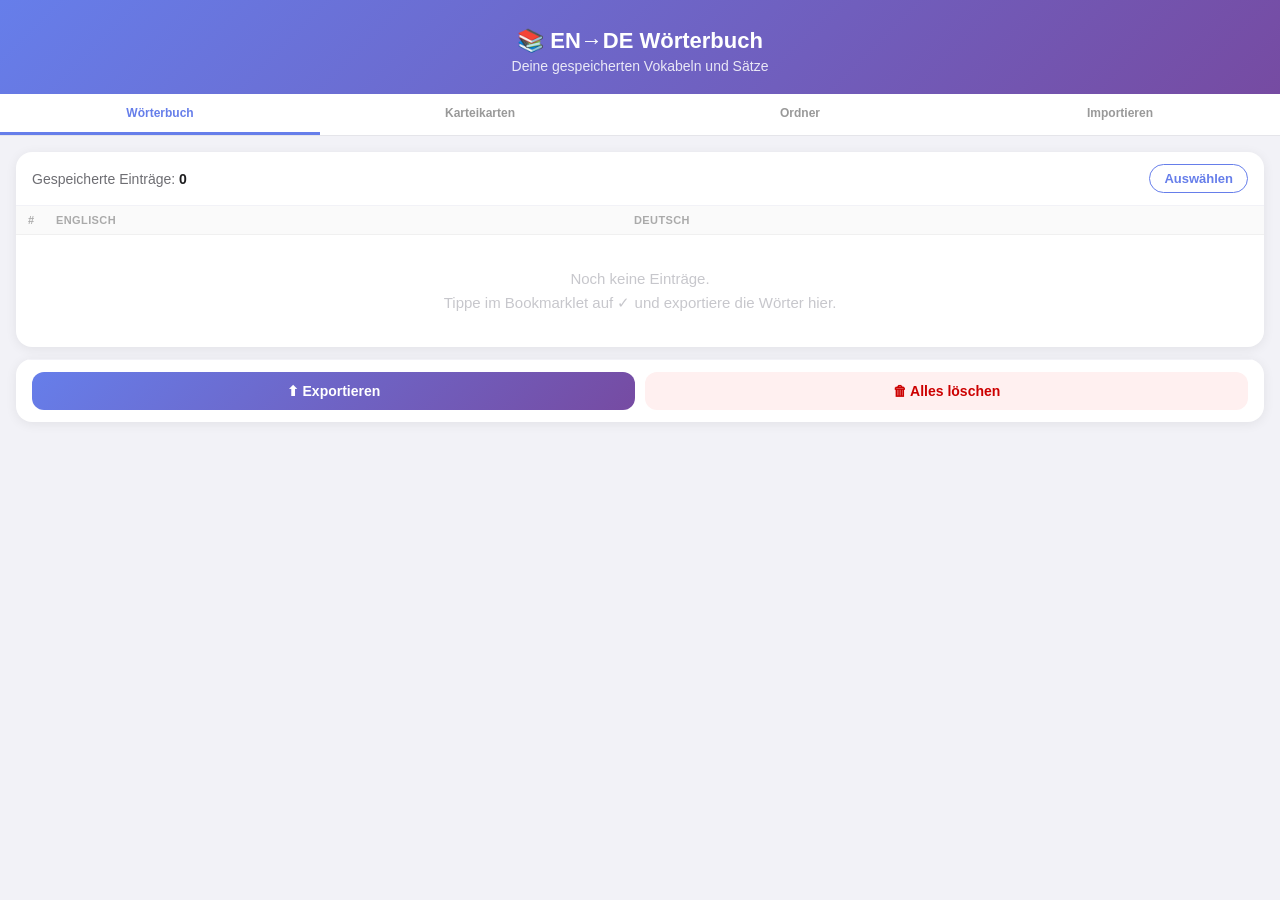
<file: dictionary.html>
<!DOCTYPE html>
<html lang="de">
<head>
  <meta charset="UTF-8">
  <meta name="viewport" content="width=device-width, initial-scale=1.0">
  <title>EN→DE Wörterbuch</title>
  <style>
    *, *::before, *::after { box-sizing: border-box; margin: 0; padding: 0; }
    body {
      font-family: -apple-system, BlinkMacSystemFont, "Segoe UI", Roboto, sans-serif;
      background: #f2f2f7;
      color: #1c1c1e;
      min-height: 100vh;
      padding-bottom: 80px;
    }
    .hero {
      background: linear-gradient(135deg, #667eea 0%, #764ba2 100%);
      color: white;
      padding: 28px 20px 20px;
      text-align: center;
    }
    .hero h1 { font-size: 22px; font-weight: 700; margin-bottom: 4px; }
    .hero p  { font-size: 14px; opacity: 0.85; }

    /* Tab bar */
    .tab-bar {
      display: flex;
      background: white;
      border-bottom: 1px solid #e5e5ea;
      position: sticky;
      top: 0;
      z-index: 30;
    }
    .tab-btn {
      flex: 1;
      padding: 12px 4px;
      border: none;
      background: transparent;
      font-size: 12px;
      font-weight: 600;
      color: #999;
      cursor: pointer;
      border-bottom: 3px solid transparent;
      transition: color .15s;
    }
    .tab-btn.active { color: #667eea; border-bottom-color: #667eea; }

    /* Panels */
    .panel { display: none; }
    .panel.active { display: block; }

    /* Cards */
    .card {
      background: white;
      border-radius: 16px;
      margin: 16px 16px 0;
      overflow: hidden;
      box-shadow: 0 2px 12px rgba(0,0,0,.07);
    }
    .card-title {
      font-size: 12px;
      font-weight: 600;
      color: #6e6e73;
      text-transform: uppercase;
      letter-spacing: .5px;
      padding: 14px 16px 6px;
    }

    /* Import area */
    .import-area { padding: 12px 16px 16px; }
    .import-area textarea {
      width: 100%;
      min-height: 90px;
      border: 1.5px solid #e5e5ea;
      border-radius: 10px;
      padding: 10px 12px;
      font-size: 14px;
      font-family: inherit;
      resize: vertical;
      outline: none;
      color: #1c1c1e;
      background: #fafafa;
    }
    .import-area textarea:focus { border-color: #667eea; background: white; }
    .import-hint {
      font-size: 12px;
      color: #aaa;
      margin: 6px 0 10px;
      line-height: 1.5;
    }
    .btn-primary {
      width: 100%;
      padding: 13px;
      background: linear-gradient(135deg, #667eea, #764ba2);
      color: white;
      border: none;
      border-radius: 12px;
      font-size: 15px;
      font-weight: 600;
      cursor: pointer;
      transition: opacity .15s;
    }
    .btn-primary:active { opacity: .8; }

    /* Stats row */
    .stats-row {
      display: flex;
      justify-content: space-between;
      align-items: center;
      padding: 12px 16px;
      font-size: 14px;
      color: #6e6e73;
      border-bottom: 1px solid #f2f2f7;
    }
    .stats-count { font-weight: 600; color: #1c1c1e; }

    /* Dictionary table */
    .dict-table { width: 100%; }
    .dict-row {
      display: flex;
      align-items: center;
      gap: 6px;
      padding: 10px 12px;
      border-bottom: 1px solid #f5f5f5;
      font-size: 14px;
      transition: background .1s;
    }
    .dict-row:last-child { border-bottom: none; }
    .dict-row.sel-row { background: #f0f0ff; }
    .dict-num { min-width: 22px; color: #c7c7cc; font-size: 12px; flex-shrink: 0; }
    .dict-en  { flex: 1; font-weight: 500; color: #1c1c1e; word-break: break-word; display: flex; align-items: center; gap: 4px; }
    .dict-de  { flex: 1; color: #555; word-break: break-word; }
    .dict-date { font-size: 11px; color: #c7c7cc; flex-shrink: 0; white-space: nowrap; }
    .dict-del {
      background: none; border: none; color: #c7c7cc;
      font-size: 18px; cursor: pointer; padding: 2px 4px;
      flex-shrink: 0; line-height: 1;
    }
    .dict-del:active { color: #d00; }
    .dict-cb { width: 18px; height: 18px; accent-color: #667eea; cursor: pointer; flex-shrink: 0; }
    .speak-btn {
      background: none; border: none; color: #667eea;
      font-size: 14px; cursor: pointer; padding: 1px 3px;
      flex-shrink: 0; line-height: 1; opacity: 0.7;
    }
    .speak-btn:active { opacity: 1; }

    .dict-empty {
      padding: 32px 16px;
      text-align: center;
      color: #c7c7cc;
      font-size: 15px;
      line-height: 1.6;
    }

    .dict-header {
      display: flex;
      gap: 6px;
      padding: 8px 12px;
      font-size: 11px;
      font-weight: 600;
      text-transform: uppercase;
      letter-spacing: .4px;
      color: #aaa;
      border-bottom: 1px solid #f0f0f0;
      background: #fafafa;
    }
    .h-num { min-width: 22px; flex-shrink: 0; }
    .h-en  { flex: 1; }
    .h-de  { flex: 1; }
    .h-del { min-width: 40px; flex-shrink: 0; }

    /* Actions */
    .action-row {
      display: flex;
      gap: 10px;
      padding: 12px 16px;
      border-top: 1px solid #f2f2f7;
    }
    .btn-secondary {
      flex: 1; padding: 11px; border: none; border-radius: 12px;
      font-size: 14px; font-weight: 600; cursor: pointer;
      background: linear-gradient(135deg, #667eea, #764ba2);
      color: white; transition: opacity .15s;
    }
    .btn-secondary:active { opacity: .8; }
    .btn-danger {
      flex: 1; padding: 11px; border: none; border-radius: 12px;
      font-size: 14px; font-weight: 600; cursor: pointer;
      background: #fff0f0; color: #cc0000; transition: background .15s;
    }
    .btn-danger:active { background: #ffd5d5; }

    /* Select toggle button */
    .sel-toggle-btn {
      padding: 6px 14px;
      border: 1.5px solid #667eea;
      border-radius: 20px;
      background: transparent;
      color: #667eea;
      font-size: 13px;
      font-weight: 600;
      cursor: pointer;
    }
    .sel-toggle-btn.active { background: #667eea; color: white; }

    /* Selection action bar (fixed bottom) */
    .sel-action-bar {
      position: fixed; bottom: 0; left: 0; right: 0;
      background: white; border-top: 1px solid #e5e5ea;
      padding: 12px 16px 28px;
      box-shadow: 0 -4px 16px rgba(0,0,0,.12);
      z-index: 25; display: none;
    }
    .sel-action-bar.visible { display: block; }
    .sel-info { font-size: 13px; color: #6e6e73; margin-bottom: 8px; font-weight: 600; }
    .sel-btns { display: flex; gap: 8px; }

    /* ===== KARTEIKARTEN ===== */
    .settings-card {
      background: white; border-radius: 16px;
      margin: 16px 16px 0; padding: 14px 16px;
      box-shadow: 0 2px 12px rgba(0,0,0,.07);
      display: flex; align-items: center; justify-content: space-between;
    }
    .settings-label { font-size: 13px; color: #6e6e73; line-height: 1.4; }
    .settings-label strong { color: #1c1c1e; font-size: 15px; display: block; }
    .count-ctrl { display: flex; align-items: center; gap: 10px; }
    .count-btn {
      width: 34px; height: 34px; border: none; border-radius: 10px;
      background: #f0f0f7; color: #667eea; font-size: 20px;
      font-weight: 700; cursor: pointer; display: flex;
      align-items: center; justify-content: center; line-height: 1;
    }
    .count-btn:active { background: #e0e0f5; }
    .count-val { font-size: 22px; font-weight: 700; color: #1c1c1e; min-width: 36px; text-align: center; }

    /* Missed words section */
    .missed-card {
      background: white; border-radius: 16px;
      margin: 12px 16px 0; overflow: hidden;
      box-shadow: 0 2px 12px rgba(0,0,0,.07);
      border-left: 4px solid #cc0000;
    }
    .missed-inner { padding: 14px 16px; }
    .missed-title { font-size: 12px; font-weight: 700; color: #cc0000; text-transform: uppercase; letter-spacing: .5px; margin-bottom: 8px; }
    .missed-row { display: flex; align-items: center; justify-content: space-between; gap: 10px; }
    .missed-count-big { font-size: 32px; font-weight: 700; color: #cc0000; }
    .missed-label { font-size: 13px; color: #6e6e73; }
    .missed-btns { display: flex; gap: 8px; margin-top: 12px; }
    .btn-missed-practice {
      flex: 1; padding: 10px; border: none; border-radius: 12px;
      font-size: 14px; font-weight: 600; cursor: pointer;
      background: #cc0000; color: white;
    }
    .btn-missed-reset {
      padding: 10px 14px; border: none; border-radius: 12px;
      font-size: 14px; font-weight: 600; cursor: pointer;
      background: #fff0f0; color: #cc0000;
    }

    /* Flash mode selector */
    .mode-section { padding: 12px 16px 0; }
    .mode-section-title { font-size: 12px; font-weight: 600; color: #6e6e73; text-transform: uppercase; letter-spacing: .5px; margin-bottom: 10px; }
    .mode-grid { display: grid; grid-template-columns: 1fr 1fr; gap: 10px; }
    .mode-btn {
      padding: 14px 10px; border: 2px solid #e5e5ea;
      border-radius: 14px; background: white;
      font-size: 13px; font-weight: 600; color: #1c1c1e;
      cursor: pointer; text-align: center; transition: border-color .15s, background .15s;
    }
    .mode-btn:active { background: #f0f0ff; border-color: #667eea; }
    .mode-icon { font-size: 24px; display: block; margin-bottom: 5px; }
    .mode-btn.folder-mode-btn { background: #f5f5ff; border-color: #d0d0f0; }
    .mode-btn.sel-mode-btn { background: #f0fff4; border-color: #b0e0c0; }
    .mode-count { font-size: 11px; color: #999; font-weight: 500; margin-top: 2px; display: block; }

    /* Flash card */
    #panel-flash { padding: 0; }
    .flash-counter { text-align: center; padding: 14px 16px 0; font-size: 13px; color: #aaa; }
    .flash-mode-badge {
      text-align: center; padding: 8px 16px 0;
      font-size: 12px; color: #667eea; font-weight: 600;
    }
    .flash-card {
      margin: 14px 16px 0; background: white;
      border-radius: 16px; padding: 28px 20px 24px;
      text-align: center; box-shadow: 0 2px 12px rgba(0,0,0,.07);
      min-height: 160px;
    }
    .flash-label { font-size: 12px; color: #aaa; text-transform: uppercase; letter-spacing: .5px; margin-bottom: 12px; }
    .flash-question { font-size: 22px; font-weight: 600; color: #1c1c1e; line-height: 1.35; margin-bottom: 16px; }
    .flash-answer { font-size: 20px; font-weight: 500; color: #667eea; min-height: 30px; margin-bottom: 4px; }
    .flash-speak-btn {
      background: none; border: none; font-size: 20px;
      cursor: pointer; margin-top: 4px; opacity: 0.7;
    }
    .flash-speak-btn:active { opacity: 1; }
    .flash-btns { display: flex; flex-direction: column; gap: 10px; margin: 16px 16px 0; }
    .btn-reveal {
      width: 100%; padding: 14px; border: none; border-radius: 14px;
      font-size: 16px; font-weight: 600; cursor: pointer;
      background: linear-gradient(135deg, #667eea, #764ba2); color: white;
    }
    .btn-reveal:active { opacity: .8; }
    .flash-judge { display: flex; gap: 10px; }
    .btn-knew {
      flex: 1; padding: 13px; border: none; border-radius: 14px;
      font-size: 15px; font-weight: 600; cursor: pointer;
      background: #f0fff4; color: #009900;
    }
    .btn-knew:active { background: #c3f0d0; }
    .btn-forgot {
      flex: 1; padding: 13px; border: none; border-radius: 14px;
      font-size: 15px; font-weight: 600; cursor: pointer;
      background: #fff0f0; color: #cc0000;
    }
    .btn-forgot:active { background: #ffd5d5; }
    .flash-result { text-align: center; padding: 32px 20px; }
    .flash-result .score {
      font-size: 48px; font-weight: 700;
      background: linear-gradient(135deg, #667eea, #764ba2);
      -webkit-background-clip: text; -webkit-text-fill-color: transparent;
      background-clip: text; margin-bottom: 8px;
    }
    .flash-result .score-label { font-size: 16px; color: #6e6e73; margin-bottom: 24px; }
    .flash-result-btns { display: flex; flex-direction: column; gap: 10px; max-width: 280px; margin: 0 auto; }
    .btn-back-to-modes {
      width: 100%; padding: 13px; border: none; border-radius: 12px;
      font-size: 15px; font-weight: 600; cursor: pointer;
      background: #f0f0f7; color: #667eea;
    }
    .flash-empty { text-align: center; padding: 48px 20px; color: #c7c7cc; font-size: 15px; line-height: 1.6; }

    /* ===== ORDNER ===== */
    .folder-add-btn {
      display: flex; align-items: center; gap: 10px;
      background: white; border-radius: 16px;
      margin: 16px 16px 0; padding: 16px;
      box-shadow: 0 2px 12px rgba(0,0,0,.07);
      border: 2px dashed #c0c0e0; cursor: pointer;
      font-size: 15px; font-weight: 600; color: #667eea;
    }
    .folder-add-btn:active { background: #f5f5ff; }
    .folder-card {
      background: white; border-radius: 16px;
      margin: 12px 16px 0; padding: 16px;
      box-shadow: 0 2px 12px rgba(0,0,0,.07);
    }
    .folder-card-top { display: flex; align-items: center; gap: 12px; margin-bottom: 12px; }
    .folder-icon { font-size: 32px; flex-shrink: 0; }
    .folder-info { flex: 1; }
    .folder-name { font-size: 17px; font-weight: 700; color: #1c1c1e; }
    .folder-count { font-size: 13px; color: #6e6e73; margin-top: 2px; }
    .folder-actions { display: flex; gap: 8px; }
    .btn-f-practice {
      flex: 1; padding: 10px; border: none; border-radius: 11px;
      font-size: 13px; font-weight: 600; cursor: pointer;
      background: linear-gradient(135deg, #667eea, #764ba2); color: white;
    }
    .btn-f-edit {
      padding: 10px 14px; border: none; border-radius: 11px;
      font-size: 13px; font-weight: 600; cursor: pointer;
      background: #f0f0f7; color: #667eea;
    }
    .btn-f-delete {
      padding: 10px 14px; border: none; border-radius: 11px;
      font-size: 13px; font-weight: 600; cursor: pointer;
      background: #fff0f0; color: #cc0000;
    }
    .folder-empty { text-align: center; padding: 48px 20px; color: #c7c7cc; font-size: 15px; line-height: 1.6; }

    /* Folder edit view */
    .folder-edit-header {
      display: flex; align-items: center; gap: 10px;
      padding: 14px 16px; background: white;
      border-bottom: 1px solid #f0f0f0; margin: 0;
    }
    .btn-back {
      background: none; border: none; color: #667eea;
      font-size: 15px; font-weight: 600; cursor: pointer; padding: 0;
    }
    .folder-edit-title { font-size: 16px; font-weight: 700; flex: 1; }
    .folder-word-row {
      display: flex; align-items: center; gap: 8px;
      padding: 10px 16px; border-bottom: 1px solid #f5f5f5;
      font-size: 14px;
    }
    .folder-word-en { flex: 1; font-weight: 500; display: flex; align-items: center; gap: 4px; }
    .folder-word-de { flex: 1; color: #555; }
    .folder-word-del {
      background: none; border: none; color: #c7c7cc;
      font-size: 18px; cursor: pointer; padding: 2px 4px;
    }
    .folder-word-del:active { color: #d00; }

    /* Modal */
    .modal-overlay {
      position: fixed; inset: 0; background: rgba(0,0,0,.55);
      z-index: 100; display: flex; align-items: flex-end; justify-content: center;
    }
    .modal-sheet {
      background: white; border-radius: 20px 20px 0 0;
      width: 100%; max-width: 600px; padding: 20px 16px 36px;
      max-height: 75vh; overflow-y: auto;
    }
    .modal-handle { width: 40px; height: 4px; background: #e0e0e0; border-radius: 2px; margin: 0 auto 16px; }
    .modal-title { font-size: 17px; font-weight: 700; margin-bottom: 16px; text-align: center; color: #1c1c1e; }
    .modal-folder-item {
      display: flex; align-items: center; gap: 12px;
      padding: 14px 12px; border-radius: 12px; cursor: pointer;
      margin-bottom: 8px; background: #f5f5f7; font-size: 15px;
    }
    .modal-folder-item:active { background: #e8e8f0; }
    .modal-folder-item .mfi-name { font-weight: 600; flex: 1; }
    .modal-folder-item .mfi-count { font-size: 12px; color: #999; }
    .modal-new-folder {
      display: flex; align-items: center; gap: 12px;
      padding: 14px 12px; border-radius: 12px; cursor: pointer;
      margin-bottom: 8px; background: #f0f0ff;
      font-size: 15px; font-weight: 600; color: #667eea;
      border: 2px dashed #c0c0e0;
    }
    .modal-new-folder:active { background: #e8e8ff; }
    .modal-cancel {
      width: 100%; padding: 14px; border: none; border-radius: 12px;
      background: #f5f5f7; color: #6e6e73; font-size: 16px;
      font-weight: 600; cursor: pointer; margin-top: 6px;
    }
    .modal-input {
      width: 100%; padding: 12px; border: 1.5px solid #e5e5ea;
      border-radius: 12px; font-size: 16px; font-family: inherit;
      outline: none; margin-bottom: 10px;
    }
    .modal-input:focus { border-color: #667eea; }

    /* Toast */
    #toast {
      position: fixed; bottom: 28px; left: 50%;
      transform: translateX(-50%) translateY(80px);
      background: #1c1c1e; color: white; padding: 11px 24px;
      border-radius: 20px; font-size: 15px; font-weight: 500;
      white-space: nowrap; z-index: 9999;
      transition: transform .25s ease, opacity .25s ease;
      opacity: 0; pointer-events: none;
    }
    #toast.show { transform: translateX(-50%) translateY(0); opacity: 1; }

    /* Util */
    .mt12 { margin-top: 12px; }
    .full-btn {
      width: 100%; padding: 13px; border: none; border-radius: 12px;
      font-size: 15px; font-weight: 600; cursor: pointer;
      background: linear-gradient(135deg, #667eea, #764ba2); color: white;
    }
    .full-btn:active { opacity: .8; }
  </style>
</head>
<body>

<div class="hero">
  <h1>📚 EN→DE Wörterbuch</h1>
  <p>Deine gespeicherten Vokabeln und Sätze</p>
</div>

<div class="tab-bar">
  <button class="tab-btn active"  onclick="switchTab('dict')">Wörterbuch</button>
  <button class="tab-btn"         onclick="switchTab('flash')">Karteikarten</button>
  <button class="tab-btn"         onclick="switchTab('folders')">Ordner</button>
  <button class="tab-btn"         onclick="switchTab('import')">Importieren</button>
</div>

<!-- ===== WÖRTERBUCH ===== -->
<div id="panel-dict" class="panel active">
  <div class="card" style="margin-top:16px">
    <div class="stats-row">
      <span>Gespeicherte Einträge: <span class="stats-count" id="dictCount">0</span></span>
      <button class="sel-toggle-btn" id="selToggleBtn" onclick="toggleSelMode()">Auswählen</button>
    </div>
    <div class="dict-header" id="dictHeader">
      <span class="h-num">#</span>
      <span class="h-en">Englisch</span>
      <span class="h-de">Deutsch</span>
      <span class="h-del"></span>
    </div>
    <div id="dictList" class="dict-table"></div>
  </div>
  <div class="card mt12">
    <div class="action-row">
      <button class="btn-secondary" onclick="exportDict()">⬆ Exportieren</button>
      <button class="btn-danger" onclick="clearAll()">🗑 Alles löschen</button>
    </div>
  </div>
</div>

<!-- Selection action bar -->
<div class="sel-action-bar" id="selActionBar">
  <div class="sel-info" id="selInfo">0 Wörter ausgewählt</div>
  <div class="sel-btns">
    <button class="btn-secondary" style="flex:1" onclick="openFolderModal()">📁 Zu Ordner</button>
    <button class="btn-secondary" style="flex:1;background:linear-gradient(135deg,#43b89c,#2d9e7a)" onclick="practiceSelection()">▶ Üben</button>
  </div>
</div>

<!-- ===== KARTEIKARTEN ===== -->
<div id="panel-flash" class="panel">
  <div id="flashContent"></div>
</div>

<!-- ===== ORDNER ===== -->
<div id="panel-folders" class="panel">
  <div id="foldersContent"></div>
</div>

<!-- ===== IMPORTIEREN ===== -->
<div id="panel-import" class="panel">
  <div class="card" style="margin-top:16px">
    <div class="card-title">Backup</div>
    <div class="import-area">
      <p class="import-hint">Sichere alle Vokabeln, Ordner und Einstellungen als Datei — z.B. in iCloud Drive. Damit kannst du alles jederzeit wiederherstellen.</p>
      <button class="btn-primary" onclick="createBackup()" style="margin-bottom:10px">💾 Backup erstellen</button>
      <button class="btn-primary" onclick="document.getElementById('backupFileInput').click()" style="background:linear-gradient(135deg,#43b89c,#2d9e7a)">📂 Backup laden</button>
      <input type="file" id="backupFileInput" accept=".json" style="display:none" onchange="loadBackup(this)">
    </div>
  </div>
  <div class="card" style="margin-top:12px">
    <div class="card-title">Aus Bookmarklet exportieren</div>
    <div class="import-area">
      <p class="import-hint">Im Bookmarklet: <strong>📖 Wörterbuch</strong> öffnen → <strong>⬆ Exportieren</strong> tippen → Text kopieren → hier einfügen.</p>
      <textarea id="importText" placeholder="1. hello | Hallo&#10;2. world | Welt&#10;&#10;Oder einfach: hello | Hallo"></textarea>
      <p class="import-hint">Format: <code>Englisch | Deutsch</code> (eine Zeile pro Eintrag, Nummerierung optional)</p>
      <button class="btn-primary" onclick="importEntries()">Importieren</button>
    </div>
  </div>
  <div class="card mt12">
    <div class="card-title">Eintrag manuell hinzufügen</div>
    <div class="import-area">
      <div style="display:flex;gap:8px;margin-bottom:10px">
        <input id="manEn" type="text" placeholder="Englisch" style="flex:1;padding:10px 12px;border:1.5px solid #e5e5ea;border-radius:10px;font-size:14px;outline:none;font-family:inherit">
        <input id="manDe" type="text" placeholder="Deutsch" style="flex:1;padding:10px 12px;border:1.5px solid #e5e5ea;border-radius:10px;font-size:14px;outline:none;font-family:inherit">
      </div>
      <button class="btn-primary" onclick="addManual()">Hinzufügen</button>
    </div>
  </div>
</div>

<!-- Modal overlay -->
<div id="modalOverlay" class="modal-overlay" style="display:none" onclick="handleModalOverlayClick(event)">
  <div class="modal-sheet" id="modalSheet" onclick="event.stopPropagation()">
    <div class="modal-handle"></div>
    <div id="modalContent"></div>
  </div>
</div>

<div id="toast"></div>

<script>
// ===== STORAGE KEYS =====
var SK  = 'endeTrDict';
var FK  = 'endeTrFolders';
var MK  = 'endeTrMissed';
var CNK = 'endeTrFlashCount';

// ===== STORAGE =====
function loadDict() {
  try { return JSON.parse(localStorage.getItem(SK)) || []; } catch(e) { return []; }
}
function saveDict(d) { localStorage.setItem(SK, JSON.stringify(d)); }

function loadFolders() {
  try { return JSON.parse(localStorage.getItem(FK)) || []; } catch(e) { return []; }
}
function saveFolders(f) { localStorage.setItem(FK, JSON.stringify(f)); }

function loadMissed() {
  try { return JSON.parse(localStorage.getItem(MK)) || []; } catch(e) { return []; }
}
function saveMissed(m) { localStorage.setItem(MK, JSON.stringify(m)); }

function getFlashCount() { return parseInt(localStorage.getItem(CNK)) || 10; }
function setFlashCount(n) { localStorage.setItem(CNK, String(n)); }

// ===== HELPERS =====
function esc(s) {
  return String(s).replace(/&/g,'&amp;').replace(/</g,'&lt;').replace(/>/g,'&gt;').replace(/"/g,'&quot;');
}

function showToast(msg) {
  var t = document.getElementById('toast');
  t.textContent = msg;
  t.classList.add('show');
  setTimeout(function() { t.classList.remove('show'); }, 2200);
}

function speak(word) {
  if (!window.speechSynthesis) { showToast('Sprachausgabe nicht verfügbar'); return; }
  window.speechSynthesis.cancel();
  var utt = new SpeechSynthesisUtterance(word);
  utt.lang = 'en-US';
  utt.rate = 0.9;
  window.speechSynthesis.speak(utt);
}

// ===== TAB SWITCHING =====
function switchTab(name) {
  var tabs = ['dict','flash','folders','import'];
  document.querySelectorAll('.tab-btn').forEach(function(b, i) {
    b.classList.toggle('active', tabs[i] === name);
  });
  document.querySelectorAll('.panel').forEach(function(p) { p.classList.remove('active'); });
  document.getElementById('panel-' + name).classList.add('active');
  if (name === 'dict') renderDict();
  if (name === 'flash') showFlashSetup();
  if (name === 'folders') renderFolders();
}

// ===== WÖRTERBUCH =====
var selMode = false;
var selIds = new Set();

function toggleSelMode() {
  selMode = !selMode;
  if (!selMode) {
    selIds.clear();
    updateSelBar();
  }
  var btn = document.getElementById('selToggleBtn');
  btn.classList.toggle('active', selMode);
  btn.textContent = selMode ? 'Fertig' : 'Auswählen';
  renderDict();
}

function toggleSel(id) {
  if (selIds.has(id)) {
    selIds.delete(id);
  } else {
    selIds.add(id);
  }
  updateSelBar();
  renderDict();
}

function updateSelBar() {
  var bar = document.getElementById('selActionBar');
  var info = document.getElementById('selInfo');
  if (selMode && selIds.size > 0) {
    bar.classList.add('visible');
    info.textContent = selIds.size + ' Wort' + (selIds.size !== 1 ? 'er' : '') + ' ausgewählt';
  } else {
    bar.classList.remove('visible');
  }
}

function renderDict() {
  var data = loadDict();
  var list = document.getElementById('dictList');
  var count = document.getElementById('dictCount');
  count.textContent = data.length;

  if (data.length === 0) {
    list.innerHTML = '<div class="dict-empty">Noch keine Einträge.<br>Tippe im Bookmarklet auf ✓ und exportiere die Wörter hier.</div>';
    return;
  }

  list.innerHTML = data.map(function(e, i) {
    var d = e.date ? new Date(e.date).toLocaleDateString('de-DE', {day:'2-digit', month:'2-digit'}) : '';
    var isSel = selIds.has(e.id);
    var cbHtml = selMode
      ? '<input type="checkbox" class="dict-cb" ' + (isSel ? 'checked' : '') + ' onclick="toggleSel(' + e.id + ')">'
      : '';
    return '<div class="dict-row' + (isSel ? ' sel-row' : '') + '">'
      + cbHtml
      + '<span class="dict-num">' + (i+1) + '.</span>'
      + '<span class="dict-en">'
        + esc(e.en)
        + '<button class="speak-btn" onclick="speak(\'' + esc(e.en).replace(/'/g,"\\'")+'\')">🔊</button>'
      + '</span>'
      + '<span class="dict-de">' + esc(e.de) + '</span>'
      + (!selMode && d ? '<span class="dict-date">' + d + '</span>' : '')
      + '<button class="dict-del" onclick="deleteEntry(' + e.id + ')">×</button>'
      + '</div>';
  }).join('');
}

function deleteEntry(id) {
  var data = loadDict().filter(function(e) { return e.id !== id; });
  saveDict(data);
  // Remove from folders
  var folders = loadFolders();
  folders.forEach(function(f) { f.wordIds = f.wordIds.filter(function(wid) { return wid !== id; }); });
  saveFolders(folders);
  // Remove from missed
  saveMissed(loadMissed().filter(function(mid) { return mid !== id; }));
  selIds.delete(id);
  updateSelBar();
  renderDict();
  showToast('Eintrag gelöscht');
}

function clearAll() {
  if (!confirm('Alle ' + loadDict().length + ' Einträge wirklich löschen?')) return;
  saveDict([]);
  saveFolders([]);
  saveMissed([]);
  selIds.clear();
  selMode = false;
  var btn = document.getElementById('selToggleBtn');
  btn.classList.remove('active');
  btn.textContent = 'Auswählen';
  updateSelBar();
  renderDict();
  showToast('Wörterbuch geleert');
}

function exportDict() {
  var data = loadDict();
  if (data.length === 0) { showToast('Keine Einträge zum Exportieren'); return; }
  var lines = data.map(function(e, i) { return (i+1) + '. ' + e.en + ' | ' + e.de; });
  var text = 'EN→DE Wörterbuch:\n\n' + lines.join('\n');
  if (navigator.share) {
    navigator.share({ title: 'EN→DE Wörterbuch', text: text }).catch(function() { copyText(text); });
  } else {
    copyText(text);
  }
}

function copyText(text) {
  if (navigator.clipboard && navigator.clipboard.writeText) {
    navigator.clipboard.writeText(text).then(function() { showToast('In Zwischenablage kopiert!'); }).catch(function() { fbCopy(text); });
  } else { fbCopy(text); }
}
function fbCopy(text) {
  var ta = document.createElement('textarea');
  ta.value = text; ta.style.cssText = 'position:fixed;top:-999px';
  document.body.appendChild(ta); ta.select();
  try { document.execCommand('copy'); showToast('Kopiert!'); } catch(e) {}
  ta.remove();
}

function practiceSelection() {
  if (selIds.size === 0) { showToast('Keine Wörter ausgewählt'); return; }
  switchTab('flash');
  startFlash('selection');
}

// ===== IMPORT =====
function importEntries() {
  var raw = document.getElementById('importText').value.trim();
  if (!raw) { showToast('Bitte Text einfügen'); return; }
  var lines = raw.split('\n');
  var data = loadDict();
  var added = 0;
  lines.forEach(function(line) {
    line = line.trim();
    if (!line) return;
    line = line.replace(/^\d+[\.\)]\s*/, '');
    var parts = line.split('|');
    if (parts.length < 2) return;
    var en = parts[0].trim();
    var de = parts.slice(1).join('|').trim();
    if (!en || !de) return;
    if (data.some(function(e) { return e.en === en; })) return;
    data.push({ id: Date.now() + added, en: en, de: de, date: Date.now() });
    added++;
  });
  saveDict(data);
  document.getElementById('importText').value = '';
  showToast(added + ' Einträge importiert');
  switchTab('dict');
}

function addManual() {
  var en = document.getElementById('manEn').value.trim();
  var de = document.getElementById('manDe').value.trim();
  if (!en || !de) { showToast('Bitte beide Felder ausfüllen'); return; }
  var data = loadDict();
  if (data.some(function(e) { return e.en === en; })) { showToast('Bereits vorhanden'); return; }
  data.push({ id: Date.now(), en: en, de: de, date: Date.now() });
  saveDict(data);
  document.getElementById('manEn').value = '';
  document.getElementById('manDe').value = '';
  showToast('Hinzugefügt ✓');
  switchTab('dict');
}

// ===== KARTEIKARTEN =====
var flashData = [], flashIdx = 0, flashScore = 0;
var activeFlashMode = null; // 'all' | 'missed' | 'selection' | 'folder:ID'
var flashModeLabel = '';

function showFlashSetup() {
  var data = loadDict();
  var missed = loadMissed();
  var folders = loadFolders();
  var cnt = getFlashCount();
  var fc = document.getElementById('flashContent');

  if (data.length === 0 && missed.length === 0) {
    fc.innerHTML = '<div class="flash-empty">Noch keine Einträge im Wörterbuch.<br>Importiere zuerst ein paar Wörter!</div>';
    return;
  }

  // Settings card
  var html = '<div class="settings-card">'
    + '<div class="settings-label"><strong>Vokabeln pro Runde</strong>Zufällig ausgewählt</div>'
    + '<div class="count-ctrl">'
    + '<button class="count-btn" onclick="changeFlashCount(-1)">−</button>'
    + '<div class="count-val" id="flashCountVal">' + cnt + '</div>'
    + '<button class="count-btn" onclick="changeFlashCount(1)">+</button>'
    + '</div>'
    + '</div>';

  // Missed words section
  if (missed.length > 0) {
    var validMissed = missed.filter(function(mid) { return data.some(function(e) { return e.id === mid; }); });
    if (validMissed.length > 0) {
      html += '<div class="missed-card">'
        + '<div class="missed-inner">'
        + '<div class="missed-title">⚠ Zuletzt nicht gewusste Karten</div>'
        + '<div class="missed-row">'
        + '<div><div class="missed-count-big">' + validMissed.length + '</div><div class="missed-label">Wörter nicht gewusst</div></div>'
        + '</div>'
        + '<div class="missed-btns">'
        + '<button class="btn-missed-practice" onclick="startFlash(\'missed\')">Jetzt üben</button>'
        + '<button class="btn-missed-reset" onclick="resetMissed()">Zurücksetzen</button>'
        + '</div>'
        + '</div>'
        + '</div>';
    }
  }

  // Mode selector
  html += '<div class="mode-section">';
  html += '<div class="mode-section-title">Modus wählen</div>';
  html += '<div class="mode-grid">';

  // All words
  html += '<button class="mode-btn" onclick="startFlash(\'all\')">'
    + '<span class="mode-icon">🔀</span>'
    + 'Alle Vokabeln'
    + '<span class="mode-count">' + data.length + ' Wörter</span>'
    + '</button>';

  // Selection (if any)
  if (selIds.size > 0) {
    html += '<button class="mode-btn sel-mode-btn" onclick="startFlash(\'selection\')">'
      + '<span class="mode-icon">☑</span>'
      + 'Auswahl üben'
      + '<span class="mode-count">' + selIds.size + ' ausgewählt</span>'
      + '</button>';
  }

  // Folder buttons
  folders.forEach(function(f) {
    var valid = f.wordIds.filter(function(wid) { return data.some(function(e) { return e.id === wid; }); });
    if (valid.length === 0) return;
    html += '<button class="mode-btn folder-mode-btn" onclick="startFlash(\'folder:' + f.id + '\')">'
      + '<span class="mode-icon">📁</span>'
      + esc(f.name)
      + '<span class="mode-count">' + valid.length + ' Wörter</span>'
      + '</button>';
  });

  html += '</div></div>';
  fc.innerHTML = html;
}

function changeFlashCount(delta) {
  var n = getFlashCount() + delta;
  if (n < 1) n = 1;
  if (n > 200) n = 200;
  setFlashCount(n);
  var el = document.getElementById('flashCountVal');
  if (el) el.textContent = n;
}

function startFlash(mode) {
  var data = loadDict();
  var pool = [];
  activeFlashMode = mode;

  if (mode === 'all') {
    pool = data.slice();
    flashModeLabel = 'Alle Vokabeln';
  } else if (mode === 'missed') {
    var missed = loadMissed();
    pool = data.filter(function(e) { return missed.indexOf(e.id) !== -1; });
    flashModeLabel = 'Nicht gewusste Karten';
  } else if (mode === 'selection') {
    pool = data.filter(function(e) { return selIds.has(e.id); });
    flashModeLabel = 'Deine Auswahl';
  } else if (mode.indexOf('folder:') === 0) {
    var fid = parseInt(mode.replace('folder:', ''));
    var folders = loadFolders();
    var folder = folders.find(function(f) { return f.id === fid; });
    if (folder) {
      pool = data.filter(function(e) { return folder.wordIds.indexOf(e.id) !== -1; });
      flashModeLabel = '📁 ' + folder.name;
    }
  }

  if (pool.length === 0) {
    showToast('Keine Vokabeln verfügbar');
    showFlashSetup();
    return;
  }

  // Shuffle
  pool = pool.slice().sort(function() { return Math.random() - 0.5; });

  // Limit to flashCount (unless mode is 'missed' or 'selection' — always show all)
  if (mode !== 'missed' && mode !== 'selection') {
    var cnt = getFlashCount();
    if (pool.length > cnt) pool = pool.slice(0, cnt);
  }

  flashData = pool;
  flashIdx = 0;
  flashScore = 0;
  renderFlashCard();
}

function renderFlashCard() {
  var fc = document.getElementById('flashContent');
  if (flashIdx >= flashData.length) {
    fc.innerHTML = '<div class="flash-result">'
      + '<div class="score">' + flashScore + '/' + flashData.length + '</div>'
      + '<div class="score-label">richtig gewusst 🎉</div>'
      + '<div class="flash-result-btns">'
      + '<button class="full-btn" onclick="startFlash(activeFlashMode)">Nochmal üben</button>'
      + '<button class="btn-back-to-modes" onclick="showFlashSetup()">← Modus wählen</button>'
      + '</div>'
      + '</div>';
    return;
  }

  var e = flashData[flashIdx];
  fc.innerHTML = '<div class="flash-mode-badge">' + esc(flashModeLabel) + '</div>'
    + '<div class="flash-counter">' + (flashIdx+1) + ' / ' + flashData.length + '</div>'
    + '<div class="flash-card">'
    + '<div class="flash-label">Englisch</div>'
    + '<div class="flash-question">'
      + esc(e.en)
      + ' <button class="flash-speak-btn" onclick="speak(\'' + esc(e.en).replace(/'/g,"\\'")+'\')">🔊</button>'
    + '</div>'
    + '<div class="flash-label">Deutsch</div>'
    + '<div class="flash-answer" id="flashAns"></div>'
    + '</div>'
    + '<div class="flash-btns">'
    + '<button class="btn-reveal" id="btnReveal" onclick="revealAnswer()">Antwort zeigen</button>'
    + '<div class="flash-judge" id="flashJudge" style="display:none">'
    + '<button class="btn-forgot" onclick="judgeCard(false)">Nicht gewusst ✗</button>'
    + '<button class="btn-knew" onclick="judgeCard(true)">Gewusst ✓</button>'
    + '</div>'
    + '</div>';
}

function revealAnswer() {
  var e = flashData[flashIdx];
  document.getElementById('flashAns').textContent = e.de;
  document.getElementById('btnReveal').style.display = 'none';
  document.getElementById('flashJudge').style.display = '';
}

function judgeCard(knew) {
  if (knew) {
    flashScore++;
  } else {
    var card = flashData[flashIdx];
    var missed = loadMissed();
    if (missed.indexOf(card.id) === -1) {
      missed.push(card.id);
      saveMissed(missed);
    }
  }
  flashIdx++;
  renderFlashCard();
}

function resetMissed() {
  if (!confirm('Alle nicht gewussten Karten zurücksetzen?')) return;
  saveMissed([]);
  showToast('Zurückgesetzt ✓');
  showFlashSetup();
}

// ===== ORDNER =====
var folderEditId = null;

function renderFolders() {
  folderEditId = null;
  var folders = loadFolders();
  var data = loadDict();
  var fc = document.getElementById('foldersContent');

  var html = '<div class="folder-add-btn" onclick="createFolderPrompt()">'
    + '<span style="font-size:24px">➕</span> Neuen Ordner erstellen'
    + '</div>';

  if (folders.length === 0) {
    html += '<div class="folder-empty">Noch keine Ordner.<br>Erstelle einen Ordner und füge Vokabeln hinzu!</div>';
  } else {
    folders.forEach(function(f) {
      var validCount = f.wordIds.filter(function(wid) { return data.some(function(e) { return e.id === wid; }); }).length;
      html += '<div class="folder-card">'
        + '<div class="folder-card-top">'
        + '<div class="folder-icon">📁</div>'
        + '<div class="folder-info">'
        + '<div class="folder-name">' + esc(f.name) + '</div>'
        + '<div class="folder-count">' + validCount + ' Vokabel' + (validCount !== 1 ? 'n' : '') + '</div>'
        + '</div>'
        + '</div>'
        + '<div class="folder-actions">'
        + '<button class="btn-f-practice" onclick="practiceFolder(' + f.id + ')">▶ Üben</button>'
        + '<button class="btn-f-edit" onclick="editFolder(' + f.id + ')">✎ Bearbeiten</button>'
        + '<button class="btn-f-delete" onclick="deleteFolder(' + f.id + ')">🗑</button>'
        + '</div>'
        + '</div>';
    });
  }

  fc.innerHTML = html;
}

function createFolderPrompt() {
  showModal('<div class="modal-title">Neuer Ordner</div>'
    + '<input class="modal-input" id="newFolderName" type="text" placeholder="Ordner-Name (z.B. Politik 1)" maxlength="40" autofocus>'
    + '<button class="full-btn" onclick="createFolder()">Erstellen</button>'
    + '<button class="modal-cancel" onclick="hideModal()">Abbrechen</button>');
  setTimeout(function() {
    var inp = document.getElementById('newFolderName');
    if (inp) inp.focus();
  }, 100);
}

function createFolder(nameOverride) {
  var name = nameOverride;
  if (!name) {
    var inp = document.getElementById('newFolderName');
    if (inp) name = inp.value.trim();
  }
  if (!name) { showToast('Bitte einen Namen eingeben'); return; }
  var folders = loadFolders();
  var newFolder = { id: Date.now(), name: name, wordIds: [] };
  folders.push(newFolder);
  saveFolders(folders);
  hideModal();
  renderFolders();
  showToast('Ordner "' + name + '" erstellt ✓');
}

function editFolder(id) {
  folderEditId = id;
  var folders = loadFolders();
  var folder = folders.find(function(f) { return f.id === id; });
  if (!folder) return;
  var data = loadDict();
  var validWords = folder.wordIds
    .map(function(wid) { return data.find(function(e) { return e.id === wid; }); })
    .filter(Boolean);

  var fc = document.getElementById('foldersContent');
  var html = '<div class="folder-edit-header">'
    + '<button class="btn-back" onclick="renderFolders()">← Zurück</button>'
    + '<div class="folder-edit-title">📁 ' + esc(folder.name) + '</div>'
    + '</div>'
    + '<div class="card" style="margin-top:12px">';

  if (validWords.length === 0) {
    html += '<div class="dict-empty">Keine Vokabeln in diesem Ordner.<br>Wähle Wörter im Wörterbuch aus und tippe "Zu Ordner".</div>';
  } else {
    html += validWords.map(function(e) {
      return '<div class="folder-word-row">'
        + '<span class="folder-word-en">'
          + esc(e.en)
          + '<button class="speak-btn" onclick="speak(\'' + esc(e.en).replace(/'/g,"\\'")+'\')">🔊</button>'
        + '</span>'
        + '<span class="folder-word-de">' + esc(e.de) + '</span>'
        + '<button class="folder-word-del" onclick="removeWordFromFolder(' + id + ',' + e.id + ')">×</button>'
        + '</div>';
    }).join('');
  }

  html += '</div>';
  fc.innerHTML = html;
}

function removeWordFromFolder(folderId, wordId) {
  var folders = loadFolders();
  var folder = folders.find(function(f) { return f.id === folderId; });
  if (!folder) return;
  folder.wordIds = folder.wordIds.filter(function(wid) { return wid !== wordId; });
  saveFolders(folders);
  editFolder(folderId);
  showToast('Wort entfernt');
}

function deleteFolder(id) {
  var folders = loadFolders();
  var folder = folders.find(function(f) { return f.id === id; });
  if (!folder) return;
  if (!confirm('Ordner "' + folder.name + '" löschen?')) return;
  saveFolders(folders.filter(function(f) { return f.id !== id; }));
  renderFolders();
  showToast('Ordner gelöscht');
}

function practiceFolder(id) {
  switchTab('flash');
  startFlash('folder:' + id);
}

// ===== MODAL =====
function showModal(html) {
  document.getElementById('modalContent').innerHTML = html;
  document.getElementById('modalOverlay').style.display = 'flex';
}

function hideModal() {
  document.getElementById('modalOverlay').style.display = 'none';
}

function handleModalOverlayClick(e) {
  if (e.target === document.getElementById('modalOverlay')) hideModal();
}

// ===== FOLDER MODAL (add selection to folder) =====
function openFolderModal() {
  if (selIds.size === 0) { showToast('Keine Wörter ausgewählt'); return; }
  var folders = loadFolders();

  var html = '<div class="modal-title">Zu Ordner hinzufügen</div>';
  html += '<div style="font-size:13px;color:#999;text-align:center;margin-bottom:12px">' + selIds.size + ' Wort' + (selIds.size !== 1 ? 'er' : '') + ' ausgewählt</div>';

  html += '<div class="modal-new-folder" onclick="createFolderWithSelection()">'
    + '<span style="font-size:20px">➕</span>'
    + '<span>Neuen Ordner erstellen</span>'
    + '</div>';

  if (folders.length > 0) {
    folders.forEach(function(f) {
      html += '<div class="modal-folder-item" onclick="addSelectionToFolder(' + f.id + ')">'
        + '<span style="font-size:20px">📁</span>'
        + '<span class="mfi-name">' + esc(f.name) + '</span>'
        + '<span class="mfi-count">' + f.wordIds.length + '</span>'
        + '</div>';
    });
  }

  html += '<button class="modal-cancel" onclick="hideModal()">Abbrechen</button>';
  showModal(html);
}

function createFolderWithSelection() {
  hideModal();
  showModal('<div class="modal-title">Neuer Ordner</div>'
    + '<input class="modal-input" id="newFolderNameSel" type="text" placeholder="Ordner-Name" maxlength="40" autofocus>'
    + '<button class="full-btn" onclick="doCreateFolderWithSelection()">Erstellen & hinzufügen</button>'
    + '<button class="modal-cancel" onclick="hideModal()">Abbrechen</button>');
  setTimeout(function() {
    var inp = document.getElementById('newFolderNameSel');
    if (inp) inp.focus();
  }, 100);
}

function doCreateFolderWithSelection() {
  var inp = document.getElementById('newFolderNameSel');
  var name = inp ? inp.value.trim() : '';
  if (!name) { showToast('Bitte einen Namen eingeben'); return; }
  var folders = loadFolders();
  var selectedArr = Array.from(selIds);
  var newFolder = { id: Date.now(), name: name, wordIds: selectedArr };
  folders.push(newFolder);
  saveFolders(folders);
  hideModal();
  showToast(selectedArr.length + ' Wörter in "' + name + '" gespeichert ✓');
}

function addSelectionToFolder(folderId) {
  var folders = loadFolders();
  var folder = folders.find(function(f) { return f.id === folderId; });
  if (!folder) { hideModal(); return; }
  var added = 0;
  selIds.forEach(function(wid) {
    if (folder.wordIds.indexOf(wid) === -1) {
      folder.wordIds.push(wid);
      added++;
    }
  });
  saveFolders(folders);
  hideModal();
  showToast(added + ' Wörter zu "' + folder.name + '" hinzugefügt ✓');
}

// ===== BACKUP =====
function createBackup() {
  var backup = {
    version: 1,
    date: new Date().toISOString(),
    dict: loadDict(),
    folders: loadFolders(),
    missed: loadMissed(),
    flashCount: getFlashCount()
  };
  var json = JSON.stringify(backup, null, 2);
  var blob = new Blob([json], { type: 'application/json' });
  var url = URL.createObjectURL(blob);
  var date = new Date().toLocaleDateString('de-DE', { day: '2-digit', month: '2-digit', year: 'numeric' }).replace(/\./g, '-');
  var a = document.createElement('a');
  a.href = url;
  a.download = 'woerterbuch-backup-' + date + '.json';
  document.body.appendChild(a);
  a.click();
  a.remove();
  URL.revokeObjectURL(url);
  showToast('Backup erstellt ✓');
}

function loadBackup(input) {
  var file = input.files[0];
  if (!file) return;
  var reader = new FileReader();
  reader.onload = function(e) {
    try {
      var backup = JSON.parse(e.target.result);
      if (!backup.dict || !Array.isArray(backup.dict)) {
        showToast('Ungültige Backup-Datei'); return;
      }
      if (!confirm('Backup laden?\n\n' + backup.dict.length + ' Vokabeln, ' + (backup.folders || []).length + ' Ordner werden wiederhergestellt.\n\nAktuelle Daten werden überschrieben.')) {
        input.value = ''; return;
      }
      saveDict(backup.dict);
      saveFolders(backup.folders || []);
      saveMissed(backup.missed || []);
      if (backup.flashCount) setFlashCount(backup.flashCount);
      input.value = '';
      showToast(backup.dict.length + ' Vokabeln wiederhergestellt ✓');
      switchTab('dict');
    } catch(err) {
      showToast('Fehler beim Laden der Datei');
      input.value = '';
    }
  };
  reader.readAsText(file);
}

// ===== AUTO-SAVE FROM BOOKMARKLET =====
(function() {
  var params = new URLSearchParams(window.location.search);
  var en = params.get('add');
  var de = params.get('tr');
  if (!en || !de) return;
  var data = loadDict();
  if (!data.some(function(e) { return e.en === en; })) {
    data.push({ id: Date.now(), en: en, de: de, date: Date.now() });
    saveDict(data);
  }
  document.body.innerHTML = '<div style="display:flex;flex-direction:column;align-items:center;justify-content:center;min-height:100vh;background:linear-gradient(135deg,#667eea,#764ba2);color:#fff;font-family:-apple-system,sans-serif;text-align:center;padding:20px">'
    + '<div style="font-size:64px;margin-bottom:16px">✓</div>'
    + '<div style="font-size:22px;font-weight:700;margin-bottom:8px">Gespeichert!</div>'
    + '<div style="font-size:17px;opacity:.9;margin-bottom:4px">' + esc(en) + '</div>'
    + '<div style="font-size:15px;opacity:.75">→ ' + esc(de) + '</div>'
    + '</div>';
  setTimeout(function() { window.close(); }, 1500);
})();

// ===== POSTMESSAGE (für Bookmarklet-Highlight-Sync) =====
window.addEventListener('message', function(e) {
  if (e.data && e.data.type === 'getDict') {
    var dict = loadDict();
    try { e.source.postMessage({ type: 'endeTrDict', dict: dict }, e.origin); } catch(err) {}
  }
});

// ===== INIT =====
renderDict();
</script>
</body>
</html>
</file>
